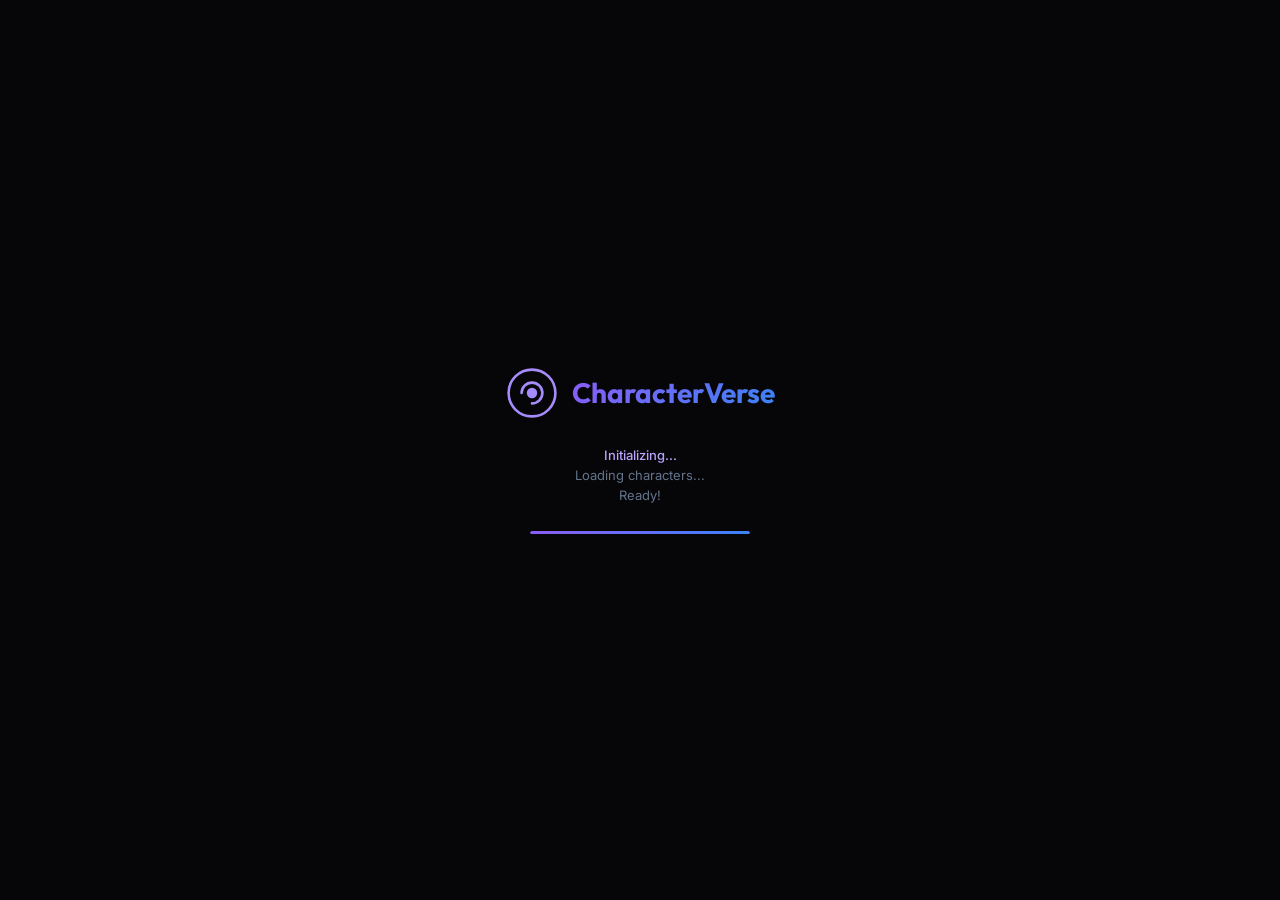
<file: index.html>
<!DOCTYPE html>
<html lang="en" dir="ltr" id="html-root">

<head>
    <meta charset="UTF-8" />
    <meta name="viewport"
        content="width=device-width, initial-scale=1.0, maximum-scale=1.0, user-scalable=no, viewport-fit=cover" />
    <meta name="theme-color" content="#060609" />
    <title>CharacterVerse — AI Character Chat</title>
    <meta name="description"
        content="Chat with AI-powered characters. Create your own AI personas and roleplay in immersive conversations powered by any LLM API." />
    <link rel="preconnect" href="https://fonts.googleapis.com" />
    <link rel="preconnect" href="https://fonts.gstatic.com" crossorigin />
    <link
        href="https://fonts.googleapis.com/css2?family=Inter:wght@300;400;500;600;700;800;900&family=Outfit:wght@300;400;500;600;700;800&display=swap"
        rel="stylesheet" />
    <link rel="stylesheet" href="style.css" />
</head>

<body>

    <div id="loading-screen" class="loading-screen">
        <div class="loading-logo">
            <div class="loading-icon">
                <svg viewBox="0 0 40 40" fill="none">
                    <circle cx="20" cy="20" r="18" stroke="url(#grad1)" stroke-width="2" />
                    <path d="M12 20c0-4.4 3.6-8 8-8s8 3.6 8 8-3.6 8-8 8" stroke="url(#grad1)" stroke-width="2"
                        stroke-linecap="round" />
                    <circle cx="20" cy="20" r="4" fill="url(#grad1)" />
                    <defs>
                        <linearGradient id="grad1" x1="0" y1="0" x2="40" y2="40">
                            <stop offset="0%" stop-color="#a78bfa" />
                            <stop offset="100%" stop-color="#60a5fa" />
                        </linearGradient>
                    </defs>
                </svg>
            </div>
            <span class="loading-brand">CharacterVerse</span>
        </div>
        <div class="loading-steps">
            <div class="loading-step active" id="ls1">Initializing...</div>
            <div class="loading-step" id="ls2">Loading characters...</div>
            <div class="loading-step" id="ls3">Ready!</div>
        </div>
        <div class="loading-bar-container">
            <div class="loading-bar"></div>
        </div>
    </div>

    <div id="app" class="app hidden">

        <div id="api-modal" class="modal-backdrop">
            <div class="modal-container api-modal-container">
                <div class="modal-header">
                    <div class="modal-logo-row">
                        <div class="logo-icon-sm">
                            <svg viewBox="0 0 24 24" fill="none">
                                <circle cx="12" cy="12" r="10" stroke="url(#mgrad)" stroke-width="1.5" />
                                <path d="M7 12c0-2.76 2.24-5 5-5s5 2.24 5 5-2.24 5-5 5" stroke="url(#mgrad)"
                                    stroke-width="1.5" stroke-linecap="round" />
                                <circle cx="12" cy="12" r="2.5" fill="url(#mgrad)" />
                                <defs>
                                    <linearGradient id="mgrad" x1="0" y1="0" x2="24" y2="24">
                                        <stop offset="0%" stop-color="#a78bfa" />
                                        <stop offset="100%" stop-color="#60a5fa" />
                                    </linearGradient>
                                </defs>
                            </svg>
                        </div>
                        <span class="modal-logo-name">CharacterVerse</span>
                    </div>
                    <p class="modal-subtitle">Connect your AI API to start chatting with characters</p>
                </div>
                <div class="modal-body">
                    <div class="form-group">
                        <label class="form-label"><span class="label-icon">🔗</span>API Endpoint URL</label>
                        <div class="input-wrapper">
                            <input type="url" id="api-url" class="form-input"
                                placeholder="https://api.openai.com/v1/chat/completions" autocomplete="off"
                                spellcheck="false" />
                            <div class="input-hint">OpenAI-compatible endpoint URL</div>
                        </div>
                    </div>
                    <div class="form-group">
                        <label class="form-label"><span class="label-icon">🔑</span>API Key</label>
                        <div class="input-wrapper">
                            <div class="password-field">
                                <input type="password" id="api-key" class="form-input" placeholder="sk-..."
                                    autocomplete="off" spellcheck="false" />
                                <button class="toggle-visibility" onclick="toggleApiKeyVisibility()"
                                    aria-label="Toggle visibility">
                                    <svg id="eye-icon" viewBox="0 0 24 24" fill="none" stroke="currentColor"
                                        stroke-width="1.5">
                                        <path d="M2 12s3-7 10-7 10 7 10 7-3 7-10 7-10-7-10-7z" />
                                        <circle cx="12" cy="12" r="3" />
                                    </svg>
                                </button>
                            </div>
                            <div class="input-hint">🔒 Stored locally — never sent to our servers</div>
                        </div>
                    </div>
                    <div class="form-group">
                        <label class="form-label"><span class="label-icon">🤖</span>Model Name</label>
                        <div class="input-wrapper">
                            <input type="text" id="api-model" class="form-input"
                                placeholder="gpt-4o, claude-3-5-sonnet, gemini-pro..." autocomplete="off" />
                            <div class="quick-models">
                                <span class="quick-label">Quick:</span>
                                <button class="model-pill" onclick="setModel('gpt-4o')">GPT-4o</button>
                                <button class="model-pill" onclick="setModel('gpt-3.5-turbo')">GPT-3.5</button>
                                <button class="model-pill" onclick="setModel('claude-3-5-sonnet-20241022')">Claude
                                    3.5</button>
                                <button class="model-pill" onclick="setModel('gemini-1.5-pro')">Gemini 1.5</button>
                            </div>
                        </div>
                    </div>
                    <div class="modal-test-row">
                        <button id="test-api-btn" class="btn-test" onclick="testAPIConnection()"><span
                                class="btn-icon">⚡</span>Test
                            Connection</button>
                        <div id="test-status" class="test-status hidden"></div>
                    </div>
                </div>
                <div class="modal-footer">
                    <button class="btn-primary" onclick="saveAPISettings()" id="save-api-btn">
                        <span>Continue to CharacterVerse</span>
                        <svg viewBox="0 0 24 24" fill="none" stroke="currentColor" stroke-width="2">
                            <path d="M5 12h14M12 5l7 7-7 7" />
                        </svg>
                    </button>
                </div>
            </div>
        </div>

        <div id="profile-modal" class="modal-backdrop hidden">
            <div class="modal-container profile-modal-container">
                <div class="modal-header">
                    <h2>👤 Your Profile</h2>
                    <button class="modal-close-btn" onclick="closeProfileModal()">
                        <svg viewBox="0 0 24 24" fill="none" stroke="currentColor" stroke-width="2">
                            <path d="M18 6L6 18M6 6l12 12" />
                        </svg>
                    </button>
                </div>
                <div class="modal-body">
                    <div class="profile-avatar-section">
                        <div class="profile-avatar-ring" id="profile-avatar-ring"
                            onclick="triggerProfileAvatarUpload()">
                            <div id="profile-avatar-display" class="profile-avatar-display">
                                <svg viewBox="0 0 24 24" fill="none" stroke="currentColor" stroke-width="1.5">
                                    <path d="M20 21v-2a4 4 0 0 0-4-4H8a4 4 0 0 0-4 4v2" />
                                    <circle cx="12" cy="7" r="4" />
                                </svg>
                            </div>
                            <div class="profile-avatar-edit-badge">
                                <svg viewBox="0 0 24 24" fill="none" stroke="currentColor" stroke-width="2">
                                    <path d="M11 4H4a2 2 0 0 0-2 2v14a2 2 0 0 0 2 2h14a2 2 0 0 0 2-2v-7" />
                                    <path d="M18.5 2.5a2.121 2.121 0 0 1 3 3L12 15l-4 1 1-4 9.5-9.5z" />
                                </svg>
                            </div>
                        </div>
                        <input type="file" id="profile-avatar-input" accept="image/*" class="hidden"
                            onchange="handleProfileAvatarUpload(event)" />
                    </div>

                    <div class="form-row">
                        <div class="form-group">
                            <label class="form-label">Display Name *</label>
                            <input type="text" id="profile-name" class="form-input" placeholder="Your name..."
                                maxlength="30" />
                        </div>
                        <div class="form-group">
                            <label class="form-label">Gender</label>
                            <div class="gender-selector">
                                <label class="gender-option">
                                    <input type="radio" name="profile-gender" value="male" />
                                    <span class="gender-chip">♂ Male</span>
                                </label>
                                <label class="gender-option">
                                    <input type="radio" name="profile-gender" value="female" />
                                    <span class="gender-chip">♀ Female</span>
                                </label>
                                <label class="gender-option">
                                    <input type="radio" name="profile-gender" value="other" checked />
                                    <span class="gender-chip">✦ Other</span>
                                </label>
                            </div>
                        </div>
                    </div>

                    <div class="form-group">
                        <label class="form-label">About You <span class="label-optional">(optional)</span></label>
                        <textarea id="profile-bio" class="form-textarea" rows="2"
                            placeholder="A little about yourself that characters can use..."></textarea>
                    </div>

                    <div class="profile-info-box">
                        <svg viewBox="0 0 24 24" fill="none" stroke="currentColor" stroke-width="1.5">
                            <circle cx="12" cy="12" r="10" />
                            <path d="M12 16v-4M12 8h.01" />
                        </svg>
                        Your profile helps AI characters address you personally and tailor responses to your
                        preferences.
                    </div>
                </div>
                <div class="modal-footer row-footer">
                    <button class="btn-ghost" onclick="closeProfileModal()">Cancel</button>
                    <button class="btn-primary auto-width" onclick="saveProfile()">Save Profile</button>
                </div>
            </div>
        </div>

        <aside class="sidebar" id="sidebar">
            <div class="sidebar-header">
                <div class="brand">
                    <div class="brand-icon">
                        <svg viewBox="0 0 24 24" fill="none">
                            <circle cx="12" cy="12" r="10" stroke="url(#bgrad)" stroke-width="1.5" />
                            <path d="M7 12c0-2.76 2.24-5 5-5s5 2.24 5 5-2.24 5-5 5" stroke="url(#bgrad)"
                                stroke-width="1.5" stroke-linecap="round" />
                            <circle cx="12" cy="12" r="2.5" fill="url(#bgrad)" />
                            <defs>
                                <linearGradient id="bgrad" x1="0" y1="0" x2="24" y2="24">
                                    <stop offset="0%" stop-color="#a78bfa" />
                                    <stop offset="100%" stop-color="#60a5fa" />
                                </linearGradient>
                            </defs>
                        </svg>
                    </div>
                    <span class="brand-name">CharacterVerse</span>
                </div>
                <button class="sidebar-toggle-btn" onclick="toggleSidebar()" aria-label="Close sidebar">
                    <svg viewBox="0 0 24 24" fill="none" stroke="currentColor" stroke-width="2">
                        <path d="M18 6L6 18M6 6l12 12" />
                    </svg>
                </button>
            </div>

            <div class="sidebar-user-profile" id="sidebar-user-profile" onclick="openProfileModal()">
                <div class="sup-avatar" id="sup-avatar-display">?</div>
                <div class="sup-info">
                    <div class="sup-name" id="sup-name-display">Set up your profile</div>
                    <div class="sup-sub">Click to edit profile</div>
                </div>
                <svg class="sup-edit-icon" viewBox="0 0 24 24" fill="none" stroke="currentColor" stroke-width="1.5">
                    <path d="M11 4H4a2 2 0 0 0-2 2v14a2 2 0 0 0 2 2h14a2 2 0 0 0 2-2v-7" />
                    <path d="M18.5 2.5a2.121 2.121 0 0 1 3 3L12 15l-4 1 1-4 9.5-9.5z" />
                </svg>
            </div>

            <div class="sidebar-actions">
                <div class="sidebar-actions-row">
                    <button class="btn-create-character" onclick="openCreateCharacter()">
                        <svg viewBox="0 0 24 24" fill="none" stroke="currentColor" stroke-width="2">
                            <path d="M12 5v14M5 12h14" />
                        </svg>
                        Create
                    </button>
                    <button class="btn-import-character" onclick="openImportModal()">
                        <svg viewBox="0 0 24 24" fill="none" stroke="currentColor" stroke-width="2">
                            <path d="M21 15v4a2 2 0 0 1-2 2H5a2 2 0 0 1-2-2v-4" />
                            <polyline points="17,8 12,3 7,8" />
                            <line x1="12" y1="3" x2="12" y2="15" />
                        </svg>
                        Import
                    </button>
                </div>
            </div>

            <div class="sidebar-gallery-wrap">
                <button class="btn-gallery-banner" onclick="location.href='gallery.html'">
                    <div class="gallery-banner-glow"></div>
                    <div class="gallery-banner-icon">
                        <div class="gallery-banner-icon">
                            <img src="icongallery.webp" alt="Gallery Icon"
                                style="width: 100%; height: 100%; border-radius: inherit; object-fit: cover;">
                        </div>
                    </div>
                    <div class="gallery-banner-text">
                        <div class="gallery-banner-title">Explore Gallery</div>
                        <div class="gallery-banner-sub">Discover new characters ✨</div>
                    </div>
                    <svg class="gallery-banner-arrow" viewBox="0 0 24 24" fill="none" stroke="currentColor"
                        stroke-width="2">
                        <path d="M5 12h14M12 5l7 7-7 7" />
                    </svg>
                </button>
            </div>

            <div class="sidebar-search">
                <div class="search-input-wrap">
                    <svg class="search-icon" viewBox="0 0 24 24" fill="none" stroke="currentColor" stroke-width="2">
                        <circle cx="11" cy="11" r="8" />
                        <path d="m21 21-4.35-4.35" />
                    </svg>
                    <input type="text" id="character-search" placeholder="Search characters..."
                        oninput="filterCharacters(this.value)" />
                </div>
            </div>

            <div class="sidebar-sections-wrap">
                <div class="sidebar-section">
                    <div class="section-label">My Characters</div>
                    <div id="my-characters-list" class="characters-list"></div>
                    <div id="no-characters-msg" class="no-chars-msg hidden">
                        <div class="no-chars-icon">✨</div>
                        <p>No characters yet</p>
                        <span>Create your first AI character!</span>
                    </div>
                </div>
                <div class="sidebar-section hidden">
                    <div class="section-label">Featured</div>
                    <div id="featured-characters-list" class="characters-list"></div>
                </div>
            </div>

            <div class="sidebar-footer">
                <button class="footer-btn" onclick="openAPISettings()">
                    <svg viewBox="0 0 24 24" fill="none" stroke="currentColor" stroke-width="1.5">
                        <circle cx="12" cy="12" r="3" />
                        <path
                            d="M12 1v4M12 19v4M4.22 4.22l2.83 2.83M16.95 16.95l2.83 2.83M1 12h4M19 12h4M4.22 19.78l2.83-2.83M16.95 7.05l2.83-2.83" />
                    </svg>
                    API Settings
                </button>
                <button class="footer-btn" onclick="openGlobalSettings()">
                    <svg viewBox="0 0 24 24" fill="none" stroke="currentColor" stroke-width="1.5">
                        <path
                            d="M12.22 2h-.44a2 2 0 0 0-2 2v.18a2 2 0 0 1-1 1.73l-.43.25a2 2 0 0 1-2 0l-.15-.08a2 2 0 0 0-2.73.73l-.22.38a2 2 0 0 0 .73 2.73l.15.1a2 2 0 0 1 1 1.72v.51a2 2 0 0 1-1 1.74l-.15.09a2 2 0 0 0-.73 2.73l.22.38a2 2 0 0 0 2.73.73l.15-.08a2 2 0 0 1 2 0l.43.25a2 2 0 0 1 1 1.73V20a2 2 0 0 0 2 2h.44a2 2 0 0 0 2-2v-.18a2 2 0 0 1 1-1.73l.43-.25a2 2 0 0 1 2 0l.15.08a2 2 0 0 0 2.73-.73l.22-.39a2 2 0 0 0-.73-2.73l-.15-.08a2 2 0 0 1-1-1.74v-.5a2 2 0 0 1 1-1.74l.15-.09a2 2 0 0 0 .73-2.73l-.22-.38a2 2 0 0 0-2.73-.73l-.15.08a2 2 0 0 1-2 0l-.43-.25a2 2 0 0 1-1-1.73V4a2 2 0 0 0-2-2z" />
                        <circle cx="12" cy="12" r="3" />
                    </svg>
                    Settings
                </button>
            </div>
        </aside>

        <main class="main-content" id="main-content">

            <header class="topbar" id="topbar">
                <div class="topbar-left">
                    <button class="hamburger-btn" onclick="toggleSidebar()" aria-label="Toggle sidebar">
                        <span></span><span></span><span></span>
                    </button>
                    <div class="topbar-char-info" id="topbar-char-info"></div>
                </div>
                <div class="topbar-right">
                    <div class="topbar-model-badge" id="topbar-model-badge"></div>
                    <button class="topbar-btn" onclick="clearChat()" title="Clear chat" id="clear-chat-btn">
                        <svg viewBox="0 0 24 24" fill="none" stroke="currentColor" stroke-width="1.5">
                            <path
                                d="M3 6h18M19 6v14a2 2 0 0 1-2 2H7a2 2 0 0 1-2-2V6M8 6V4a2 2 0 0 1 2-2h4a2 2 0 0 1 2 2v2" />
                        </svg>
                    </button>
                    <button class="topbar-btn" onclick="openCharSettings()" title="Character settings"
                        id="char-settings-btn">
                        <svg viewBox="0 0 24 24" fill="none" stroke="currentColor" stroke-width="1.5">
                            <path
                                d="M12.22 2h-.44a2 2 0 0 0-2 2v.18a2 2 0 0 1-1 1.73l-.43.25a2 2 0 0 1-2 0l-.15-.08a2 2 0 0 0-2.73.73l-.22.38a2 2 0 0 0 .73 2.73l.15.1a2 2 0 0 1 1 1.72v.51a2 2 0 0 1-1 1.74l-.15.09a2 2 0 0 0-.73 2.73l.22.38a2 2 0 0 0 2.73.73l.15-.08a2 2 0 0 1 2 0l.43.25a2 2 0 0 1 1 1.73V20a2 2 0 0 0 2 2h.44a2 2 0 0 0 2-2v-.18a2 2 0 0 1 1-1.73l.43-.25a2 2 0 0 1 2 0l.15.08a2 2 0 0 0 2.73-.73l.22-.39a2 2 0 0 0-.73-2.73l-.15-.08a2 2 0 0 1-1-1.74v-.5a2 2 0 0 1 1-1.74l.15-.09a2 2 0 0 0 .73-2.73l-.22-.38a2 2 0 0 0-2.73-.73l-.15.08a2 2 0 0 1-2 0l-.43-.25a2 2 0 0 1-1-1.73V4a2 2 0 0 0-2-2z" />
                            <circle cx="12" cy="12" r="3" />
                        </svg>
                    </button>
                </div>
            </header>

            <div id="welcome-screen" class="welcome-screen">
                <div class="welcome-content">
                    <div class="welcome-logo-wrap">
                        <div class="welcome-logo-glow"></div>
                        <div class="welcome-logo-icon">
                            <svg viewBox="0 0 80 80" fill="none">
                                <circle cx="40" cy="40" r="36" stroke="url(#wgrad)" stroke-width="2" />
                                <path d="M22 40c0-9.94 8.06-18 18-18s18 8.06 18 18-8.06 18-18 18" stroke="url(#wgrad)"
                                    stroke-width="2.5" stroke-linecap="round" />
                                <circle cx="40" cy="40" r="8" fill="url(#wgrad)" opacity="0.9" />
                                <circle cx="40" cy="40" r="4" fill="white" opacity="0.6" />
                                <defs>
                                    <linearGradient id="wgrad" x1="0" y1="0" x2="80" y2="80">
                                        <stop offset="0%" stop-color="#a78bfa" />
                                        <stop offset="50%" stop-color="#818cf8" />
                                        <stop offset="100%" stop-color="#60a5fa" />
                                    </linearGradient>
                                </defs>
                            </svg>
                        </div>
                    </div>
                    <h1 class="welcome-title">Welcome to <span class="gradient-text">CharacterVerse</span></h1>
                    <p class="welcome-subtitle">Create AI characters and immerse yourself in deep, realistic
                        conversations. Your
                        imagination is the only limit.</p>
                    <div class="welcome-features">
                        <div class="feature-pill"><span>🎭</span>Realistic Roleplay</div>
                        <div class="feature-pill"><span>🧠</span>Any LLM API</div>
                        <div class="feature-pill"><span>⚡</span>Real-time Chat</div>
                        <div class="feature-pill"><span>🔒</span>100% Private</div>
                        <div class="feature-pill"><span>📤</span>Share Characters</div>
                    </div>
                    <div class="welcome-cta">
                        <button class="btn-primary large" onclick="openCreateCharacter()">
                            <svg viewBox="0 0 24 24" fill="none" stroke="currentColor" stroke-width="2">
                                <path d="M12 5v14M5 12h14" />
                            </svg>
                            Create Your First Character
                        </button>
                        <button class="btn-secondary large" onclick="openImportModal()">
                            <svg viewBox="0 0 24 24" fill="none" stroke="currentColor" stroke-width="2">
                                <path d="M21 15v4a2 2 0 0 1-2 2H5a2 2 0 0 1-2-2v-4" />
                                <polyline points="17,8 12,3 7,8" />
                                <line x1="12" y1="3" x2="12" y2="15" />
                            </svg>
                            Import a Character
                        </button>
                    </div>
                </div>
                <div class="orb orb-1"></div>
                <div class="orb orb-2"></div>
                <div class="orb orb-3"></div>
            </div>

            <div id="chat-area" class="chat-area hidden">
                <div id="chat-messages" class="chat-messages"></div>
                <div id="typing-indicator" class="typing-indicator hidden">
                    <div class="typing-avatar" id="typing-avatar"></div>
                    <div class="typing-bubble"><span class="dot"></span><span class="dot"></span><span
                            class="dot"></span></div>
                    <span class="typing-name" id="typing-name"></span>
                </div>
            </div>

            <div id="chat-input-area" class="chat-input-area hidden">
                <div class="input-container">
                    <div class="input-extras">
                        <button class="input-extra-btn" onclick="toggleMemoryPanel()" title="View context">
                            <svg viewBox="0 0 24 24" fill="none" stroke="currentColor" stroke-width="1.5">
                                <path
                                    d="M9 3H5a2 2 0 0 0-2 2v4m6-6h10a2 2 0 0 1 2 2v4M9 3v18m0 0h10a2 2 0 0 0 2-2V9M9 21H5a2 2 0 0 1-2-2V9m0 0h18" />
                            </svg>
                        </button>
                    </div>
                    <div class="textarea-wrapper">
                        <textarea id="chat-input" placeholder="Type a message..." rows="1"
                            onkeydown="handleInputKeydown(event)" oninput="autoResizeTextarea(this)"></textarea>
                    </div>
                    <button class="send-btn" id="send-btn" onclick="sendMessage()">
                        <svg viewBox="0 0 24 24" fill="none" stroke="currentColor" stroke-width="2">
                            <path d="M22 2L11 13M22 2L15 22 11 13 2 9z" />
                        </svg>
                    </button>
                </div>
                <div class="input-footer">
                    <span id="token-counter" class="token-count">~0 tokens</span>
                    <span class="input-hint-text">Press <kbd>Enter</kbd> to send · <kbd>Shift+Enter</kbd> for new
                        line</span>
                </div>
            </div>
        </main>
    </div>

    <div id="character-modal" class="modal-backdrop hidden">
        <div class="modal-container character-modal-container">
            <div class="modal-header char-modal-header">
                <h2 id="char-modal-title">Create Character</h2>
                <button class="modal-close-btn" onclick="closeCharacterModal()">
                    <svg viewBox="0 0 24 24" fill="none" stroke="currentColor" stroke-width="2">
                        <path d="M18 6L6 18M6 6l12 12" />
                    </svg>
                </button>
            </div>

            <div class="modal-body char-modal-body">
                <div class="avatar-section">
                    <div class="avatar-upload-area" id="avatar-preview-area" onclick="triggerAvatarUpload()">
                        <div id="avatar-placeholder" class="avatar-placeholder">
                            <svg viewBox="0 0 24 24" fill="none" stroke="currentColor" stroke-width="1.5">
                                <path d="M20 21v-2a4 4 0 0 0-4-4H8a4 4 0 0 0-4 4v2" />
                                <circle cx="12" cy="7" r="4" />
                            </svg>
                            <span>Add Avatar</span>
                        </div>
                        <img id="avatar-preview-img" class="avatar-preview-img hidden" alt="Character avatar" />
                    </div>
                    <input type="file" id="avatar-file-input" accept="image/*" class="hidden"
                        onchange="handleAvatarUpload(event)" />
                    <div class="avatar-actions">
                        <button class="btn-ghost sm" onclick="triggerAvatarUpload()">Upload</button>
                        <button class="btn-ghost sm" onclick="generateAvatarEmoji()">Emoji</button>
                    </div>
                    <div id="emoji-panel" class="emoji-panel hidden">
                        <div class="emoji-grid" id="emoji-grid"></div>
                    </div>
                </div>

                <div class="char-form-fields">
                    <div class="form-row">
                        <div class="form-group">
                            <label class="form-label">Character Name *</label>
                            <input type="text" id="char-name" class="form-input"
                                placeholder="e.g. Aria, Detective Kane..." />
                        </div>
                        <div class="form-group">
                            <label class="form-label">Title / Role</label>
                            <input type="text" id="char-title" class="form-input"
                                placeholder="e.g. Space Explorer..." />
                        </div>
                    </div>

                    <div class="form-group">
                        <label class="form-label">Short Description</label>
                        <input type="text" id="char-description" class="form-input"
                            placeholder="Brief description shown in the list..." />
                    </div>

                    <div class="form-group">
                        <label class="form-label">System Prompt — Character Definition * <span
                                class="label-badge">Core</span></label>
                        <div class="system-prompt-toolbar">
                            <button class="prompt-helper-btn" onclick="insertPromptTemplate('base')">Base</button>
                            <button class="prompt-helper-btn" onclick="insertPromptTemplate('anime')">Anime</button>
                            <button class="prompt-helper-btn" onclick="insertPromptTemplate('noir')">Noir</button>
                            <button class="prompt-helper-btn" onclick="insertPromptTemplate('fantasy')">Fantasy</button>
                            <button class="prompt-helper-btn" onclick="insertPromptTemplate('scifi')">Sci-Fi</button>
                        </div>
                        <textarea id="char-system-prompt" class="form-textarea" rows="7"
                            placeholder="Describe your character in detail: personality, speaking style, backstory, mannerisms, emotional responses..."></textarea>
                        <div class="prompt-char-count"><span id="prompt-chars">0</span> characters</div>
                    </div>

                    <div class="form-group">
                        <label class="form-label">Opening Message
                            <span class="tooltip-btn"
                                title="The first message the character sends when chat starts">?</span>
                        </label>
                        <textarea id="char-greeting" class="form-textarea" rows="3"
                            placeholder="What does the character say when you first start a chat?"></textarea>
                    </div>

                    <div class="form-group">
                        <label class="form-label">World / Scenario Context
                            <span class="tooltip-btn" title="Setting and situation for the roleplay">?</span>
                        </label>
                        <textarea id="char-world" class="form-textarea" rows="2"
                            placeholder="Describe the world, setting, and scenario context..."></textarea>
                    </div>

                    <div class="advanced-section">
                        <button class="advanced-toggle" onclick="toggleAdvanced()" id="advanced-toggle-btn">
                            <svg viewBox="0 0 24 24" fill="none" stroke="currentColor" stroke-width="1.5">
                                <path d="m6 9 6 6 6-6" />
                            </svg>
                            Advanced Settings
                        </button>
                        <div id="advanced-panel" class="advanced-panel hidden">
                            <div class="form-row">
                                <div class="form-group">
                                    <label class="form-label">Temperature</label>
                                    <div class="slider-group">
                                        <input type="range" id="char-temperature" class="range-slider" min="0" max="2"
                                            step="0.05" value="0.85" oninput="updateSliderValue(this,'temp-value')" />
                                        <div class="slider-labels"><span>Precise</span><span id="temp-value"
                                                class="slider-val">0.85</span><span>Creative</span></div>
                                    </div>
                                </div>
                                <div class="form-group">
                                    <label class="form-label">Max Tokens</label>
                                    <div class="slider-group">
                                        <input type="range" id="char-max-tokens" class="range-slider" min="64"
                                            max="4096" step="64" value="1024"
                                            oninput="updateSliderValue(this,'tokens-value')" />
                                        <div class="slider-labels"><span>Short</span><span id="tokens-value"
                                                class="slider-val">1024</span><span>Long</span></div>
                                    </div>
                                </div>
                            </div>
                            <div class="form-row">
                                <div class="form-group">
                                    <label class="form-label">Top P</label>
                                    <div class="slider-group">
                                        <input type="range" id="char-top-p" class="range-slider" min="0" max="1"
                                            step="0.05" value="0.9" oninput="updateSliderValue(this,'topp-value')" />
                                        <div class="slider-labels"><span>0</span><span id="topp-value"
                                                class="slider-val">0.9</span><span>1</span></div>
                                    </div>
                                </div>
                                <div class="form-group">
                                    <label class="form-label">Frequency Penalty</label>
                                    <div class="slider-group">
                                        <input type="range" id="char-freq-penalty" class="range-slider" min="0" max="2"
                                            step="0.1" value="0.3" oninput="updateSliderValue(this,'freq-value')" />
                                        <div class="slider-labels"><span>0</span><span id="freq-value"
                                                class="slider-val">0.3</span><span>2</span></div>
                                    </div>
                                </div>
                            </div>
                            <div class="form-group">
                                <label class="form-label">Response Style</label>
                                <div class="style-chips">
                                    <label class="style-chip"><input type="radio" name="response-style" value="roleplay"
                                            checked /><span>🎭 Deep Roleplay</span></label>
                                    <label class="style-chip"><input type="radio" name="response-style"
                                            value="chat" /><span>💬 Casual
                                            Chat</span></label>
                                    <label class="style-chip"><input type="radio" name="response-style"
                                            value="story" /><span>📖 Story
                                            Mode</span></label>
                                </div>
                            </div>

                            <div class="name-calling-toggle-section">
                                <div class="setting-item glass-setting">
                                    <div class="setting-info">
                                        <div class="setting-name">🗣 Address User by Name</div>
                                        <div class="setting-desc">Character will call the user by their profile name in
                                            conversation</div>
                                    </div>
                                    <div class="toggle-switch-wrap">
                                        <input type="checkbox" id="char-use-user-name" class="toggle-checkbox" />
                                        <label for="char-use-user-name" class="toggle-switch"></label>
                                    </div>
                                </div>
                            </div>

                            <div class="form-group">
                                <label class="form-label">Character Tags</label>
                                <div class="tags-input-wrap">
                                    <input type="text" id="char-tags-input" class="form-input"
                                        placeholder="Type tag + Enter..." onkeydown="handleTagInput(event)" />
                                    <div id="char-tags-display" class="tags-display"></div>
                                </div>
                            </div>
                        </div>
                    </div>
                </div>
            </div>

            <div class="modal-footer char-modal-footer">
                <button class="btn-ghost" onclick="closeCharacterModal()">Cancel</button>
                <button class="btn-primary auto-width" onclick="saveCharacter()" id="save-char-btn">
                    <svg viewBox="0 0 24 24" fill="none" stroke="currentColor" stroke-width="2">
                        <path d="M19 21H5a2 2 0 0 1-2-2V5a2 2 0 0 1 2-2h11l5 5v11a2 2 0 0 1-2 2z" />
                        <polyline points="17,21 17,13 7,13 7,21" />
                        <polyline points="7,3 7,8 15,8" />
                    </svg>
                    Save Character
                </button>
            </div>
        </div>
    </div>

    <div id="export-modal" class="modal-backdrop hidden">
        <div class="modal-container export-modal-container">
            <div class="modal-header">
                <h2>📤 Export Character</h2>
                <button class="modal-close-btn" onclick="closeExportModal()">
                    <svg viewBox="0 0 24 24" fill="none" stroke="currentColor" stroke-width="2">
                        <path d="M18 6L6 18M6 6l12 12" />
                    </svg>
                </button>
            </div>
            <div class="modal-body">
                <div id="export-char-info"></div>

                <div class="export-info-banner">
                    <svg viewBox="0 0 24 24" fill="none" stroke="currentColor" stroke-width="1.5">
                        <path d="M4 12v8a2 2 0 0 0 2 2h12a2 2 0 0 0 2-2v-8" />
                        <polyline points="16,6 12,2 8,6" />
                        <line x1="12" y1="2" x2="12" y2="15" />
                    </svg>
                    <div>
                        <strong>Share this code</strong> with anyone to let them import your character into their
                        CharacterVerse.
                        Just copy and send!
                    </div>
                </div>

                <div class="form-group">
                    <label class="form-label">
                        <span class="label-icon">🔑</span>Character Code
                        <span class="export-size-badge" id="export-size">0 KB</span>
                    </label>
                    <textarea id="export-code" class="form-textarea export-code-textarea" rows="5" readonly
                        onclick="this.select()"></textarea>
                </div>

                <div class="export-actions">
                    <button class="btn-primary auto-width" id="export-copy-btn" onclick="copyExportCode()">
                        <svg viewBox="0 0 24 24" fill="none" stroke="currentColor" stroke-width="1.5">
                            <rect x="9" y="9" width="13" height="13" rx="2" />
                            <path d="M5 15H4a2 2 0 0 1-2-2V4a2 2 0 0 1 2-2h9a2 2 0 0 1 2 2v1" />
                        </svg>
                        Copy Code
                    </button>
                    <button class="btn-ghost" onclick="copyShareText()" title="Copy with wrapper text">
                        <svg viewBox="0 0 24 24" fill="none" stroke="currentColor" stroke-width="1.5">
                            <path d="M4 12v8a2 2 0 0 0 2 2h12a2 2 0 0 0 2-2v-8" />
                            <polyline points="16,6 12,2 8,6" />
                            <line x1="12" y1="2" x2="12" y2="15" />
                        </svg>
                        Share Text
                    </button>
                    <button class="btn-ghost" onclick="downloadCharacterJSON()" title="Download as JSON file">
                        <svg viewBox="0 0 24 24" fill="none" stroke="currentColor" stroke-width="1.5">
                            <path d="M21 15v4a2 2 0 0 1-2 2H5a2 2 0 0 1-2-2v-4" />
                            <polyline points="7,10 12,15 17,10" />
                            <line x1="12" y1="15" x2="12" y2="3" />
                        </svg>
                        JSON
                    </button>
                </div>
            </div>
        </div>
    </div>

    <div id="import-modal" class="modal-backdrop hidden">
        <div class="modal-container import-modal-container">
            <div class="modal-header">
                <h2>📥 Import Character</h2>
                <button class="modal-close-btn" onclick="closeImportModal()">
                    <svg viewBox="0 0 24 24" fill="none" stroke="currentColor" stroke-width="2">
                        <path d="M18 6L6 18M6 6l12 12" />
                    </svg>
                </button>
            </div>
            <div class="modal-body">
                <div class="import-info-banner">
                    <svg viewBox="0 0 24 24" fill="none" stroke="currentColor" stroke-width="1.5">
                        <path d="M21 15v4a2 2 0 0 1-2 2H5a2 2 0 0 1-2-2v-4" />
                        <polyline points="17,8 12,3 7,8" />
                        <line x1="12" y1="3" x2="12" y2="15" />
                    </svg>
                    <div>
                        Paste a <strong>Character Code</strong> from another CharacterVerse user, or load a JSON file.
                    </div>
                </div>

                <div class="form-group">
                    <label class="form-label"><span class="label-icon">📋</span>Character Code</label>
                    <textarea id="import-code" class="form-textarea import-code-textarea" rows="5"
                        placeholder="Paste the character code here..."></textarea>
                </div>

                <div class="import-actions">
                    <button class="btn-primary auto-width" onclick="previewImportCode()">
                        <svg viewBox="0 0 24 24" fill="none" stroke="currentColor" stroke-width="2">
                            <circle cx="11" cy="11" r="8" />
                            <path d="m21 21-4.35-4.35" />
                        </svg>
                        Preview
                    </button>
                    <button class="btn-ghost" onclick="pasteFromClipboard()">
                        <svg viewBox="0 0 24 24" fill="none" stroke="currentColor" stroke-width="1.5">
                            <path d="M16 4h2a2 2 0 0 1 2 2v14a2 2 0 0 1-2 2H6a2 2 0 0 1-2-2V6a2 2 0 0 1 2-2h2" />
                            <rect x="8" y="2" width="8" height="4" rx="1" />
                        </svg>
                        Paste
                    </button>
                    <button class="btn-ghost" onclick="handleImportFile()">
                        <svg viewBox="0 0 24 24" fill="none" stroke="currentColor" stroke-width="1.5">
                            <path d="M14 2H6a2 2 0 0 0-2 2v16a2 2 0 0 0 2 2h12a2 2 0 0 0 2-2V8z" />
                            <polyline points="14,2 14,8 20,8" />
                        </svg>
                        File
                    </button>
                    <input type="file" id="import-file-input" accept=".json,.txt" class="hidden"
                        onchange="processImportFile(event)" />
                </div>

                <div id="import-error" class="import-error hidden"></div>

                <div id="import-preview" class="import-preview hidden"></div>

                <button id="import-confirm-btn" class="btn-primary hidden import-confirm-btn" onclick="confirmImport()">
                    <svg viewBox="0 0 24 24" fill="none" stroke="currentColor" stroke-width="2">
                        <path d="M12 5v14M5 12h14" />
                    </svg>
                    Import This Character
                </button>
            </div>
        </div>
    </div>

    <div id="settings-modal" class="modal-backdrop hidden">
        <div class="modal-container settings-modal-container">
            <div class="modal-header settings-modal-header">
                <div class="settings-header-content">
                    <div class="settings-header-icon">
                        <svg viewBox="0 0 24 24" fill="none" stroke="currentColor" stroke-width="1.8">
                            <circle cx="12" cy="12" r="3" />
                            <path
                                d="M12.22 2h-.44a2 2 0 0 0-2 2v.18a2 2 0 0 1-1 1.73l-.43.25a2 2 0 0 1-2 0l-.15-.08a2 2 0 0 0-2.73.73l-.22.38a2 2 0 0 0 .73 2.73l.15.1a2 2 0 0 1 1 1.72v.51a2 2 0 0 1-1 1.74l-.15.09a2 2 0 0 0-.73 2.73l.22.38a2 2 0 0 0 2.73.73l.15-.08a2 2 0 0 1 2 0l.43.25a2 2 0 0 1 1 1.73V20a2 2 0 0 0 2 2h.44a2 2 0 0 0 2-2v-.18a2 2 0 0 1 1-1.73l.43-.25a2 2 0 0 1 2 0l.15.08a2 2 0 0 0 2.73-.73l.22-.39a2 2 0 0 0-.73-2.73l-.15-.08a2 2 0 0 1-1-1.74v-.5a2 2 0 0 1 1-1.74l.15-.09a2 2 0 0 0 .73-2.73l-.22-.38a2 2 0 0 0-2.73-.73l-.15.08a2 2 0 0 1-2 0l-.43-.25a2 2 0 0 1-1-1.73V4a2 2 0 0 0-2-2z" />
                        </svg>
                    </div>
                    <div>
                        <h2>Settings</h2>
                        <p class="settings-header-sub">Customize your CharacterVerse experience</p>
                    </div>
                </div>
                <button class="modal-close-btn" onclick="closeSettingsModal()">
                    <svg viewBox="0 0 24 24" fill="none" stroke="currentColor" stroke-width="2">
                        <path d="M18 6L6 18M6 6l12 12" />
                    </svg>
                </button>
            </div>
            <div class="modal-body settings-modal-body">
                <div class="settings-tabs-wrap">
                    <div class="settings-tabs">
                        <button class="settings-tab active" onclick="switchSettingsTab('general',this)">
                            <span class="tab-icon">⚙</span><span class="tab-label">General</span>
                        </button>
                        <button class="settings-tab" onclick="switchSettingsTab('appearance',this)">
                            <span class="tab-icon">🎨</span><span class="tab-label">Appearance</span>
                        </button>
                        <button class="settings-tab" onclick="switchSettingsTab('chat',this)">
                            <span class="tab-icon">💬</span><span class="tab-label">Chat</span>
                        </button>
                        <button class="settings-tab" onclick="switchSettingsTab('privacy',this)">
                            <span class="tab-icon">🔒</span><span class="tab-label">Privacy</span>
                        </button>
                    </div>
                </div>

                <div id="settings-general" class="settings-panel active">
                    <div class="setting-item">
                        <div class="setting-info">
                            <div class="setting-name">Language / Direction</div>
                            <div class="setting-desc">UI and response language</div>
                        </div>
                        <select class="form-select" id="pref-language" onchange="onLanguageChange(this.value)">
                            <option value="">Auto Detect</option>
                            <option value="en">🇺🇸 English (LTR)</option>
                            <option value="fa">🇮🇷 Persian فارسی (RTL)</option>
                            <option value="ar">🇸🇦 Arabic (RTL)</option>
                            <option value="es">🇪🇸 Spanish</option>
                            <option value="fr">🇫🇷 French</option>
                            <option value="de">🇩🇪 German</option>
                            <option value="ja">🇯🇵 Japanese</option>
                            <option value="zh">🇨🇳 Chinese</option>
                        </select>
                    </div>
                    <div class="setting-item">
                        <div class="setting-info">
                            <div class="setting-name">Text Direction</div>
                            <div class="setting-desc">Override automatic detection</div>
                        </div>
                        <div class="dir-options">
                            <button class="dir-btn active" id="dir-btn-ltr" onclick="setDirection('ltr',this)">LTR
                                ←</button>
                            <button class="dir-btn" id="dir-btn-auto" onclick="setDirection('auto',this)">Auto</button>
                            <button class="dir-btn" id="dir-btn-rtl" onclick="setDirection('rtl',this)">→ RTL</button>
                        </div>
                    </div>
                    <div class="setting-item">
                        <div class="setting-info">
                            <div class="setting-name">Translation Language</div>
                            <div class="setting-desc">Used by the Translate action on messages</div>
                        </div>
                        <select class="form-select" id="translate-lang">
                            <option value="en">🇺🇸 English</option>
                            <option value="fa">🇮🇷 Persian فارسی</option>
                            <option value="es">🇪🇸 Spanish</option>
                            <option value="fr">🇫🇷 French</option>
                            <option value="de">🇩🇪 German</option>
                            <option value="ja">🇯🇵 Japanese</option>
                            <option value="zh">🇨🇳 Chinese</option>
                            <option value="ar">🇸🇦 Arabic</option>
                            <option value="ru">🇷🇺 Russian</option>
                            <option value="tr">🇹🇷 Turkish</option>
                            <option value="pt">🇵🇹 Portuguese</option>
                            <option value="hi">🇮🇳 Hindi</option>
                            <option value="ko">🇰🇷 Korean</option>
                            <option value="it">🇮🇹 Italian</option>
                        </select>
                    </div>
                </div>

                <div id="settings-appearance" class="settings-panel">
                    <div class="setting-item">
                        <div class="setting-info">
                            <div class="setting-name">Theme</div>
                            <div class="setting-desc">Choose your visual style</div>
                        </div>
                        <div class="theme-options">
                            <button class="theme-btn active" id="theme-btn-dark"
                                onclick="setTheme('dark',this)">Dark</button>
                            <button class="theme-btn" id="theme-btn-midnight"
                                onclick="setTheme('midnight',this)">Midnight</button>
                            <button class="theme-btn" id="theme-btn-aurora"
                                onclick="setTheme('aurora',this)">Aurora</button>
                            <button class="theme-btn" id="theme-btn-cyberpunk"
                                onclick="setTheme('cyberpunk',this)">Cyberpunk</button>
                            <button class="theme-btn" id="theme-btn-crimson"
                                onclick="setTheme('crimson',this)">Crimson</button>
                            <button class="theme-btn" id="theme-btn-light" onclick="setTheme('light',this)">Light
                                Glass</button>
                        </div>
                    </div>
                    <div class="setting-item">
                        <div class="setting-info">
                            <div class="setting-name">Font Size</div>
                            <div class="setting-desc">Adjust reading comfort</div>
                        </div>
                        <div class="slider-group compact">
                            <input type="range" class="range-slider" min="12" max="20" value="15" id="font-size-slider"
                                oninput="updateFontSize(this.value)" />
                            <span class="slider-val" id="font-size-val">15px</span>
                        </div>
                    </div>
                    <div class="setting-item">
                        <div class="setting-info">
                            <div class="setting-name">Animations</div>
                            <div class="setting-desc">UI transitions and effects</div>
                        </div>
                        <div class="toggle-switch-wrap">
                            <input type="checkbox" id="animations-toggle" class="toggle-checkbox" checked />
                            <label for="animations-toggle" class="toggle-switch"></label>
                        </div>
                    </div>
                </div>

                <div id="settings-chat" class="settings-panel">
                    <div class="setting-item">
                        <div class="setting-info">
                            <div class="setting-name">Streaming Responses</div>
                            <div class="setting-desc">Typewriter effect for responses</div>
                        </div>
                        <div class="toggle-switch-wrap">
                            <input type="checkbox" id="streaming-toggle" class="toggle-checkbox" checked />
                            <label for="streaming-toggle" class="toggle-switch"></label>
                        </div>
                    </div>
                    <div class="setting-item">
                        <div class="setting-info">
                            <div class="setting-name">Message History</div>
                            <div class="setting-desc">Messages kept in context</div>
                        </div>
                        <select class="form-select" id="history-limit">
                            <option value="10">Last 10</option>
                            <option value="20" selected>Last 20</option>
                            <option value="40">Last 40</option>
                            <option value="0">Unlimited</option>
                        </select>
                    </div>
                    <div class="setting-item">
                        <div class="setting-info">
                            <div class="setting-name">Show Timestamps</div>
                            <div class="setting-desc">Display time on each message</div>
                        </div>
                        <div class="toggle-switch-wrap">
                            <input type="checkbox" id="timestamps-toggle" class="toggle-checkbox" checked />
                            <label for="timestamps-toggle" class="toggle-switch"></label>
                        </div>
                    </div>
                    <div class="setting-item">
                        <div class="setting-info">
                            <div class="setting-name">Roleplay Enhancer</div>
                            <div class="setting-desc">Auto-enhance prompts for deeper roleplay</div>
                        </div>
                        <div class="toggle-switch-wrap">
                            <input type="checkbox" id="roleplay-enhancer" class="toggle-checkbox" checked />
                            <label for="roleplay-enhancer" class="toggle-switch"></label>
                        </div>
                    </div>
                    <div class="setting-item">
                        <div class="setting-info">
                            <div class="setting-name">Streaming Speed</div>
                            <div class="setting-desc">Characters per interval</div>
                        </div>
                        <div class="slider-group compact">
                            <input type="range" id="stream-speed-slider" class="range-slider" min="5" max="50"
                                value="18" oninput="updateStreamSpeed(this.value)" />
                            <span class="slider-val" id="stream-speed-val">Fast</span>
                        </div>
                    </div>
                </div>

                <div id="settings-privacy" class="settings-panel">
                    <div class="setting-item">
                        <div class="setting-info">
                            <div class="setting-name">Backup & Restore</div>
                            <div class="setting-desc">Export all CharacterVerse data or import a saved backup</div>
                        </div>
                        <div class="setting-action-group">
                            <button class="btn-secondary sm" onclick="exportFullBackup()">Export Backup</button>
                            <button class="btn-ghost sm" onclick="triggerBackupImport()">Import Backup</button>
                            <input type="file" id="backup-file-input" accept=".json,application/json" class="hidden"
                                onchange="handleBackupImport(event)" />
                        </div>
                    </div>
                    <div class="danger-zone-header">
                        <svg viewBox="0 0 24 24" fill="none" stroke="currentColor" stroke-width="2">
                            <path
                                d="M10.29 3.86L1.82 18a2 2 0 0 0 1.71 3h16.94a2 2 0 0 0 1.71-3L13.71 3.86a2 2 0 0 0-3.42 0z" />
                            <line x1="12" y1="9" x2="12" y2="13" />
                            <line x1="12" y1="17" x2="12.01" y2="17" />
                        </svg>
                        <span>Danger Zone</span>
                    </div>
                    <div class="setting-item danger-zone">
                        <div class="setting-info">
                            <div class="setting-name">Clear All Chat History</div>
                            <div class="setting-desc">Delete all conversations</div>
                        </div>
                        <button class="btn-danger sm" onclick="clearAllHistory()">Clear</button>
                    </div>
                    <div class="setting-item danger-zone">
                        <div class="setting-info">
                            <div class="setting-name">Delete All Characters</div>
                            <div class="setting-desc">Remove all created characters</div>
                        </div>
                        <button class="btn-danger sm" onclick="deleteAllCharacters()">Delete All</button>
                    </div>
                    <div class="setting-item danger-zone">
                        <div class="setting-info">
                            <div class="setting-name">Factory Reset</div>
                            <div class="setting-desc">Clear everything including API</div>
                        </div>
                        <button class="btn-danger sm" onclick="resetEverything()">Reset</button>
                    </div>
                </div>
            </div>
            <div class="modal-footer row-footer settings-modal-footer">
                <button class="btn-ghost" onclick="closeSettingsModal()">Cancel</button>
                <button class="btn-primary auto-width" onclick="saveSettings()">Save Settings</button>
            </div>
        </div>
    </div>

    <div id="context-menu" class="context-menu hidden">
        <button onclick="contextAction('edit')"><svg viewBox="0 0 24 24" fill="none" stroke="currentColor"
                stroke-width="1.5">
                <path d="M11 4H4a2 2 0 0 0-2 2v14a2 2 0 0 0 2 2h14a2 2 0 0 0 2-2v-7" />
                <path d="M18.5 2.5a2.121 2.121 0 0 1 3 3L12 15l-4 1 1-4 9.5-9.5z" />
            </svg>Edit Character</button>
        <button onclick="contextAction('duplicate')"><svg viewBox="0 0 24 24" fill="none" stroke="currentColor"
                stroke-width="1.5">
                <rect x="9" y="9" width="13" height="13" rx="2" />
                <path d="M5 15H4a2 2 0 0 1-2-2V4a2 2 0 0 1 2-2h9a2 2 0 0 1 2 2v1" />
            </svg>Duplicate</button>
        <button onclick="contextAction('export')"><svg viewBox="0 0 24 24" fill="none" stroke="currentColor"
                stroke-width="1.5">
                <path d="M4 12v8a2 2 0 0 0 2 2h12a2 2 0 0 0 2-2v-8" />
                <polyline points="16,6 12,2 8,6" />
                <line x1="12" y1="2" x2="12" y2="15" />
            </svg>Share / Export</button>
        <div class="context-divider"></div>
        <button class="danger" onclick="contextAction('delete')"><svg viewBox="0 0 24 24" fill="none"
                stroke="currentColor" stroke-width="1.5">
                <polyline points="3,6 5,6 21,6" />
                <path d="M19 6v14a2 2 0 0 1-2 2H7a2 2 0 0 1-2-2V6m3 0V4a2 2 0 0 1 2-2h4a2 2 0 0 1 2 2v2" />
            </svg>Delete</button>
    </div>

    <div id="message-actions-menu" class="context-menu message-actions-menu hidden" onclick="event.stopPropagation()">
        <button onclick="messageAction('copy')">
            <svg viewBox="0 0 24 24" fill="none" stroke="currentColor" stroke-width="1.5">
                <rect x="9" y="9" width="10" height="10" rx="2"></rect>
                <path d="M5 15H4a2 2 0 0 1-2-2V5a2 2 0 0 1 2-2h8a2 2 0 0 1 2 2v1"></path>
            </svg>
            Copy
        </button>
        <button onclick="messageAction('translate')">
            <svg viewBox="0 0 24 24" fill="none" stroke="currentColor" stroke-width="1.5">
                <path d="M4 5h8"></path>
                <path d="M8 3v2"></path>
                <path d="M6 5c0 5 3 8 6 10"></path>
                <path d="M4 19l5-9 5 9"></path>
                <path d="M14 7h6"></path>
                <path d="M17 7c0 5-2 8-4 10"></path>
            </svg>
            Translate
        </button>
        <button onclick="messageAction('delete')">
            <svg viewBox="0 0 24 24" fill="none" stroke="currentColor" stroke-width="1.5">
                <polyline points="3,6 5,6 21,6"></polyline>
                <path d="M19 6v14a2 2 0 0 1-2 2H7a2 2 0 0 1-2-2V6m3 0V4a2 2 0 0 1 2-2h4a2 2 0 0 1 2 2v2"></path>
            </svg>
            Delete
        </button>
        <div class="context-divider"></div>
        <button onclick="messageAction('branch')">
            <svg viewBox="0 0 24 24" fill="none" stroke="currentColor" stroke-width="1.5">
                <path d="M6 4v16"></path>
                <path d="M6 12h7a4 4 0 0 1 4 4v4"></path>
                <circle cx="6" cy="4" r="1.5" fill="currentColor" stroke="none"></circle>
                <circle cx="6" cy="12" r="1.5" fill="currentColor" stroke="none"></circle>
                <circle cx="17" cy="20" r="1.5" fill="currentColor" stroke="none"></circle>
            </svg>
            Branch chat
        </button>
    </div>

    <div id="message-delete-modal" class="modal-backdrop hidden message-delete-modal">
        <div class="modal-container message-delete-container">
            <div class="modal-header">
                <h2>Delete Message</h2>
                <button class="modal-close-btn" onclick="closeDeleteMessageModal()">
                    <svg viewBox="0 0 24 24" fill="none" stroke="currentColor" stroke-width="2">
                        <path d="M18 6L6 18M6 6l12 12" />
                    </svg>
                </button>
            </div>
            <div class="modal-body">
                <p class="message-delete-helper">Choose whether to delete just the selected message pair or trim the
                    conversation from this point onward.</p>
                <div class="message-delete-preview" id="delete-message-preview"></div>
            </div>
            <div class="modal-footer message-delete-options">
                <button class="btn-secondary" onclick="deleteSelectedMessage('single')">Delete this message
                    only</button>
                <button class="btn-danger" onclick="deleteSelectedMessage('fromHere')">Delete from here onward</button>
            </div>
        </div>
    </div>

    <div id="toast-container" class="toast-container"></div>

    <div id="memory-panel" class="memory-panel hidden">
        <div class="memory-header">
            <h3>📋 Context Inspector</h3>
            <button onclick="toggleMemoryPanel()"><svg viewBox="0 0 24 24" fill="none" stroke="currentColor"
                    stroke-width="2">
                    <path d="M18 6L6 18M6 6l12 12" />
                </svg></button>
        </div>
        <div class="memory-body">
            <div class="memory-section">
                <div class="memory-label">System Prompt Preview</div>
                <div id="memory-system" class="memory-content"></div>
            </div>
            <div class="memory-section">
                <div class="memory-label">Messages in Context</div>
                <div id="memory-msg-count" class="memory-content"></div>
            </div>
            <div class="memory-section">
                <div class="memory-label">Estimated Tokens</div>
                <div id="memory-tokens" class="memory-content"></div>
            </div>
        </div>
    </div>

    <script src="app.js"></script>
</body>

</html>
</file>
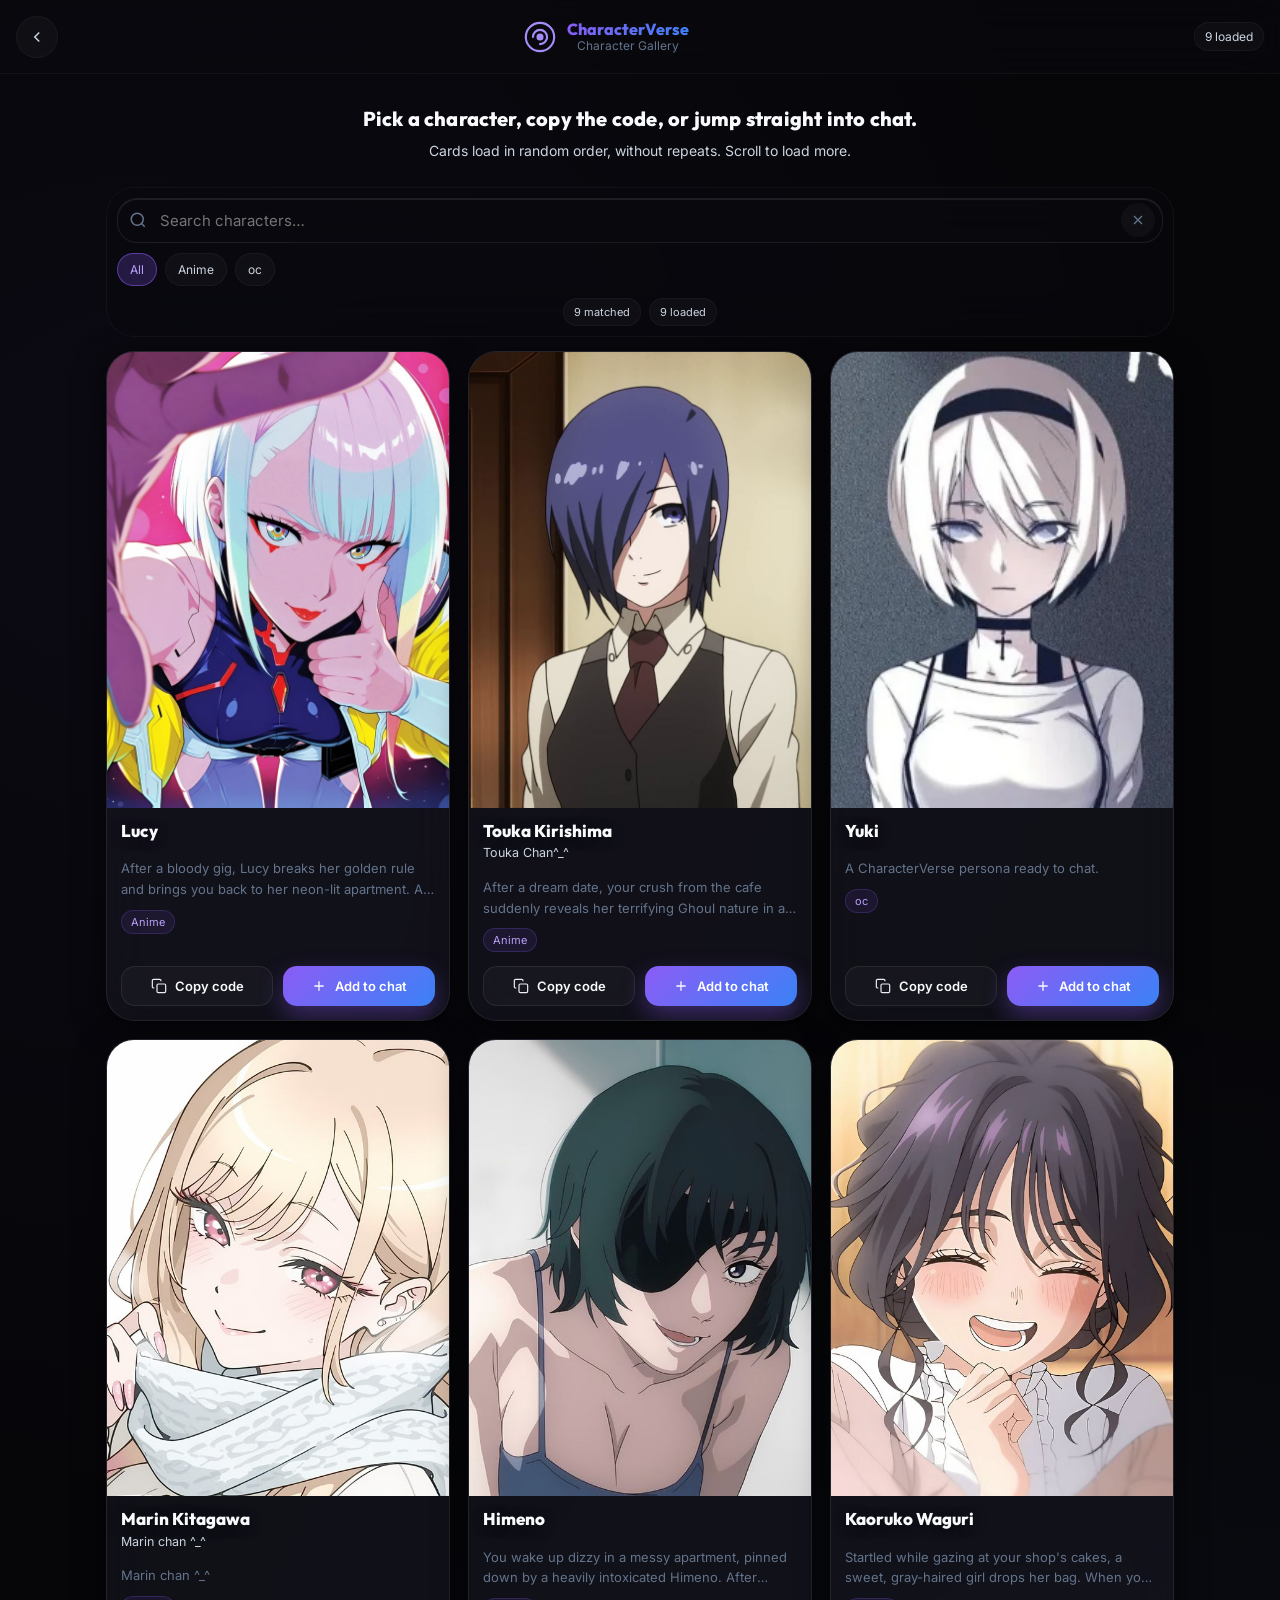
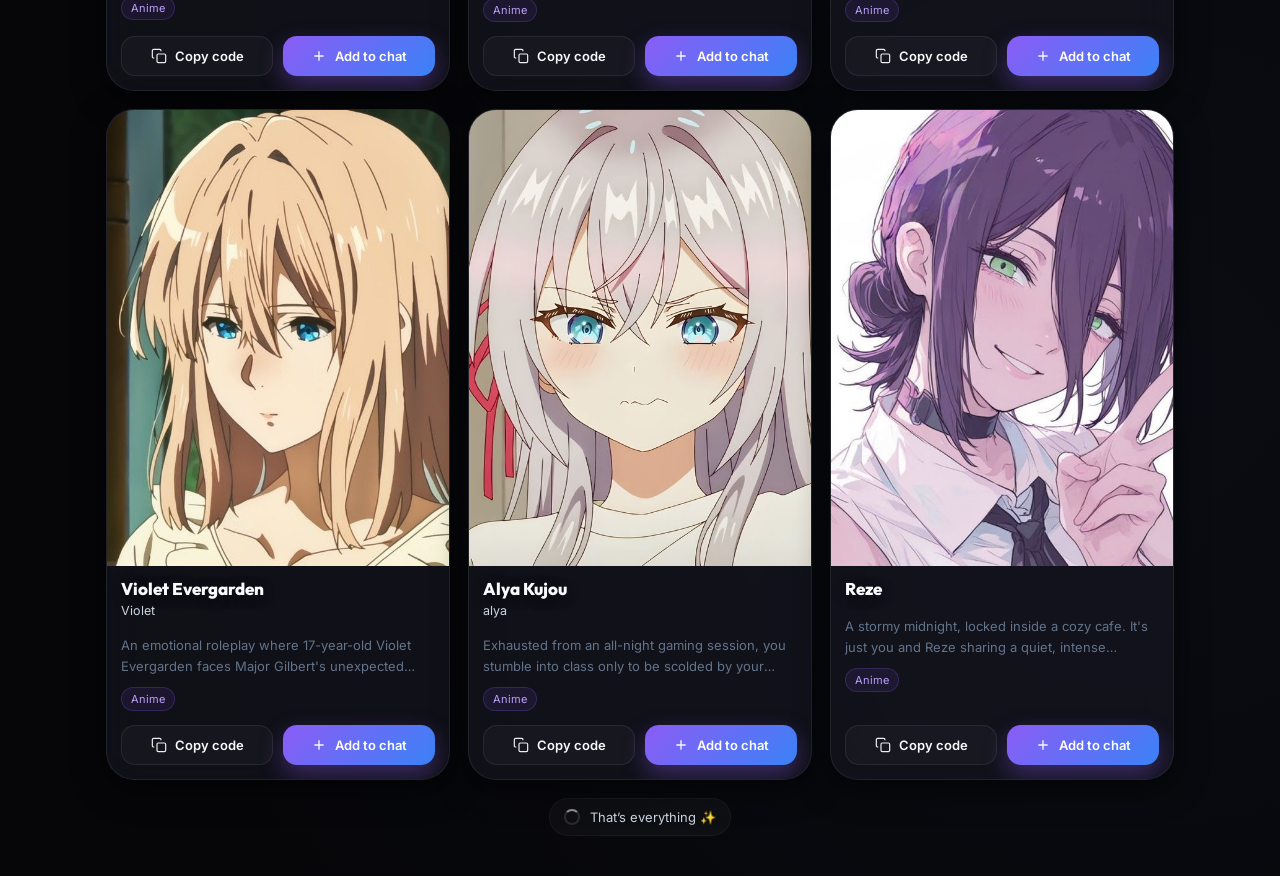
<file: gallery.html>
<!DOCTYPE html>
<html lang="en" dir="ltr" id="html-root">
<head>
  <meta charset="UTF-8" />
  <meta name="viewport" content="width=device-width, initial-scale=1.0" />
  <title>CharacterVerse — Character Gallery</title>
  <meta name="description" content="Browse CharacterVerse default characters and add them to your chat." />
  <link rel="preconnect" href="https://fonts.googleapis.com" />
  <link rel="preconnect" href="https://fonts.gstatic.com" crossorigin />
  <link href="https://fonts.googleapis.com/css2?family=Inter:wght@300;400;500;600;700;800;900&family=Outfit:wght@300;400;500;600;700;800&display=swap" rel="stylesheet" />
  <link rel="stylesheet" href="style.css" />
  <link rel="stylesheet" href="gallery.css" />
</head>
<body>
  <div class="gallery-page">
    <header class="gallery-topbar">
      <button class="gt-btn" onclick="location.href='index.html'" title="Back to chat">
        <svg viewBox="0 0 24 24" fill="none" stroke="currentColor" stroke-width="2">
          <path d="M15 18l-6-6 6-6" />
        </svg>
      </button>

      <div class="gt-brand">
        <div class="gt-logo">
          <svg viewBox="0 0 24 24" fill="none">
            <circle cx="12" cy="12" r="10" stroke="url(#ggrad)" stroke-width="1.5" />
            <path d="M7 12c0-2.76 2.24-5 5-5s5 2.24 5 5-2.24 5-5 5" stroke="url(#ggrad)" stroke-width="1.5" stroke-linecap="round" />
            <circle cx="12" cy="12" r="2.5" fill="url(#ggrad)" />
            <defs>
              <linearGradient id="ggrad" x1="0" y1="0" x2="24" y2="24">
                <stop offset="0%" stop-color="#a78bfa" />
                <stop offset="100%" stop-color="#60a5fa" />
              </linearGradient>
            </defs>
          </svg>
        </div>
        <div class="gt-title">
          <div class="gt-name">CharacterVerse</div>
          <div class="gt-sub">Character Gallery</div>
        </div>
      </div>

      <div class="gt-right">
        <div class="gt-pill" id="gt-count">0 loaded</div>
      </div>
    </header>

    <main class="gallery-main">
      <div class="gallery-hero">
        <h1 class="gallery-h1">Pick a character, copy the code, or jump straight into chat.</h1>
        <p class="gallery-p">Cards load in random order, without repeats. Scroll to load more.</p>
      </div>

      <!-- Filters (search + categories) -->
      <section class="gallery-filters" aria-label="Gallery filters">
        <div class="gsearch">
          <svg class="gsearch-icon" viewBox="0 0 24 24" fill="none" stroke="currentColor" stroke-width="2">
            <circle cx="11" cy="11" r="8" />
            <path d="m21 21-4.35-4.35" />
          </svg>
          <input id="gallery-search" type="text" placeholder="Search characters…" autocomplete="off" spellcheck="false" />
          <button class="gclear" id="gallery-clear" title="Clear">
            <svg viewBox="0 0 24 24" fill="none" stroke="currentColor" stroke-width="2">
              <path d="M18 6L6 18M6 6l12 12" />
            </svg>
          </button>
        </div>

        <div class="gchips" id="gallery-chips" aria-label="Categories"></div>

        <div class="gmeta">
          <span class="gmeta-pill" id="gmeta-match">0 matched</span>
          <span class="gmeta-pill" id="gmeta-loaded">0 loaded</span>
        </div>
      </section>

      <section class="gallery-grid" id="gallery-grid"></section>

      <div class="gallery-sentinel" id="gallery-sentinel">
        <div class="sentinel-spinner"></div>
        <div class="sentinel-text" id="sentinel-text">Loading…</div>
      </div>

      <div class="gallery-empty hidden" id="gallery-empty">
        <div class="gallery-empty-icon">🪐</div>
        <div class="gallery-empty-title">No characters found</div>
        <div class="gallery-empty-sub">Check your gallery.json data.</div>
      </div>
    </main>

    <!-- Details modal -->
    <div class="gmodal-backdrop hidden" id="gmodal">
      <div class="gmodal" role="dialog" aria-modal="true" aria-labelledby="gmodal-title">
        <button class="gmodal-close" id="gmodal-close" aria-label="Close">
          <svg viewBox="0 0 24 24" fill="none" stroke="currentColor" stroke-width="2">
            <path d="M18 6L6 18M6 6l12 12" />
          </svg>
        </button>

        <div class="gmodal-header">
          <div class="gmodal-avatar" id="gmodal-avatar"></div>
          <div class="gmodal-headtext">
            <div class="gmodal-name" id="gmodal-title">—</div>
            <div class="gmodal-sub" id="gmodal-sub">—</div>
          </div>
        </div>

        <div class="gmodal-body">
          <div class="gmodal-section">
            <div class="gmodal-label">Short Description</div>
            <div class="gmodal-text" id="gmodal-desc">—</div>
          </div>
          <div class="gmodal-section">
            <div class="gmodal-label">Opening Message</div>
            <div class="gmodal-open" id="gmodal-open">—</div>
          </div>
          <div class="gmodal-tags" id="gmodal-tags"></div>
        </div>

        <div class="gmodal-actions">
          <button class="gbtn" id="gmodal-copy">
            <svg viewBox="0 0 24 24" fill="none" stroke="currentColor" stroke-width="1.8">
              <rect x="9" y="9" width="13" height="13" rx="2"></rect>
              <path d="M5 15H4a2 2 0 0 1-2-2V4a2 2 0 0 1 2-2h9a2 2 0 0 1 2 2v1"></path>
            </svg>
            Copy code
          </button>
          <button class="gbtn primary" id="gmodal-add">
            <svg viewBox="0 0 24 24" fill="none" stroke="currentColor" stroke-width="2">
              <path d="M12 5v14M5 12h14"></path>
            </svg>
            Add to chat
          </button>
        </div>
      </div>
    </div>

    <div class="toast-container" id="toast-container"></div>
  </div>

  <script src="gallery.js"></script>
</body>
</html>
</file>
<file: style.css>
/* ===== CSS VARIABLES & THEMES ===== */
:root {
    /* Default Dark (Deep Purple/Blue) */
    --bg-base: #060609;
    --bg-surface: rgba(12, 12, 18, 0.65);
    --bg-elevated: rgba(20, 20, 30, 0.85);
    --bg-card: rgba(26, 26, 38, 0.5);
    --bg-card-hover: rgba(35, 35, 50, 0.65);
    --bg-input: rgba(10, 10, 15, 0.6);
    --bg-glass: rgba(255, 255, 255, 0.03);
    --bg-glass-hover: rgba(255, 255, 255, 0.08);
    --border-subtle: rgba(255, 255, 255, 0.04);
    --border-default: rgba(255, 255, 255, 0.08);
    --border-strong: rgba(255, 255, 255, 0.15);
    --border-focus: rgba(139, 92, 246, 0.8);
    --accent-primary: #9b6ff8;
    --accent-light: #bba2fb;
    --accent-blue: #70b0fc;
    --accent-pink: #f689c1;
    --accent-cyan: #38e0f5;
    --accent-green: #4ade80;
    --accent-amber: #fcd34d;
    --accent-red: #fb923c;
    --grad-main: linear-gradient(135deg, #8b5cf6 0%, #3b82f6 100%);
    --grad-warm: linear-gradient(135deg, #a78bfa 0%, #f472b6 100%);
    --text-primary: #f8fafc;
    --text-secondary: #cbd5e1;
    --text-muted: #64748b;
    --shadow-color: rgba(0, 0, 0, 0.6);
    --shadow-glow-color: rgba(139, 92, 246, 0.25);

    --radius-sm: 8px;
    --radius-md: 14px;
    --radius-lg: 20px;
    --radius-xl: 28px;
    --radius-full: 9999px;
    --shadow-sm: 0 2px 8px rgba(0, 0, 0, 0.4);
    --shadow-md: 0 8px 32px var(--shadow-color);
    --shadow-lg: 0 16px 48px var(--shadow-color);
    --shadow-glow: 0 0 35px var(--shadow-glow-color);
    --glass-edge: inset 0 1px 1px rgba(255, 255, 255, 0.1);
    --transition: all 0.25s cubic-bezier(0.2, 0.8, 0.2, 1);
    --transition-slow: all 0.5s cubic-bezier(0.2, 0.8, 0.2, 1);
    --transition-bounce: all 0.4s cubic-bezier(0.34, 1.56, 0.64, 1);
    --sidebar-width: 300px;
    --topbar-height: 70px;
    --font-body: 'Inter', system-ui, sans-serif;
    --font-display: 'Outfit', system-ui, sans-serif;
    --font-size-base: 15px;
}

[data-theme="midnight"] {
    --bg-base: #020202;
    --bg-surface: rgba(8, 8, 8, 0.65);
    --bg-elevated: rgba(12, 12, 12, 0.85);
    --bg-card: rgba(16, 16, 16, 0.5);
    --bg-card-hover: rgba(24, 24, 24, 0.65);
    --bg-input: rgba(6, 6, 6, 0.6);
    --accent-primary: #3b82f6;
    --accent-light: #60a5fa;
    --grad-main: linear-gradient(135deg, #2563eb, #3b82f6);
    --shadow-glow-color: rgba(59, 130, 246, 0.15);
}

[data-theme="aurora"] {
    --bg-base: #02100f;
    --bg-surface: rgba(4, 22, 21, 0.65);
    --bg-elevated: rgba(7, 32, 30, 0.85);
    --bg-card: rgba(10, 40, 38, 0.5);
    --bg-card-hover: rgba(14, 52, 49, 0.65);
    --bg-input: rgba(4, 22, 21, 0.6);
    --accent-primary: #10b981;
    --accent-light: #34d399;
    --border-focus: rgba(16, 185, 129, 0.6);
    --grad-main: linear-gradient(135deg, #059669, #10b981);
    --shadow-glow-color: rgba(16, 185, 129, 0.15);
    --text-primary: #e6fdf6;
}

[data-theme="cyberpunk"] {
    --bg-base: #090a10;
    --bg-surface: rgba(14, 15, 22, 0.65);
    --bg-elevated: rgba(18, 20, 28, 0.85);
    --bg-card: rgba(22, 24, 34, 0.5);
    --bg-card-hover: rgba(28, 30, 42, 0.65);
    --bg-input: rgba(11, 12, 18, 0.6);
    --accent-primary: #fde047;
    --accent-light: #fef08a;
    --border-focus: rgba(253, 224, 71, 0.6);
    --grad-main: linear-gradient(135deg, #facc15, #fb7185);
    --shadow-glow-color: rgba(250, 204, 21, 0.15);
    --text-primary: #fefce8;
}

[data-theme="crimson"] {
    --bg-base: #110505;
    --bg-surface: rgba(20, 8, 8, 0.65);
    --bg-elevated: rgba(30, 12, 12, 0.85);
    --bg-card: rgba(40, 16, 16, 0.5);
    --bg-card-hover: rgba(50, 20, 20, 0.65);
    --bg-input: rgba(15, 6, 6, 0.6);
    --accent-primary: #ef4444;
    --accent-light: #f87171;
    --border-focus: rgba(239, 68, 68, 0.6);
    --grad-main: linear-gradient(135deg, #b91c1c, #ef4444);
    --shadow-glow-color: rgba(239, 68, 68, 0.15);
    --text-primary: #fef2f2;
}

[data-theme="light"] {
    --bg-base: #f1f5f9;
    --bg-surface: rgba(255, 255, 255, 0.7);
    --bg-elevated: rgba(255, 255, 255, 0.9);
    --bg-card: rgba(255, 255, 255, 0.6);
    --bg-card-hover: rgba(248, 250, 252, 0.8);
    --bg-input: rgba(241, 245, 249, 0.6);
    --bg-glass: rgba(255, 255, 255, 0.5);
    --bg-glass-hover: rgba(255, 255, 255, 0.7);
    --border-subtle: rgba(0, 0, 0, 0.04);
    --border-default: rgba(0, 0, 0, 0.08);
    --border-strong: rgba(0, 0, 0, 0.15);
    --text-primary: #0f172a;
    --text-secondary: #475569;
    --text-muted: #94a3b8;
    --shadow-color: rgba(0, 0, 0, 0.05);
    --shadow-glow-color: rgba(139, 92, 246, 0.15);
    --glass-edge: inset 0 1px 1px rgba(255, 255, 255, 0.8);
}

/* ===== RESET ===== */
*,
*::before,
*::after {
    box-sizing: border-box;
    margin: 0;
    padding: 0
}

html {
    font-size: var(--font-size-base);
    scroll-behavior: smooth
}

body {
    font-family: var(--font-body);
    background: var(--bg-base);
    color: var(--text-primary);
    min-height: 100vh;
    overflow: hidden;
    -webkit-font-smoothing: antialiased;
    -moz-osx-font-smoothing: grayscale;
    transition: background-color 0.4s ease, color 0.4s ease;
}

button {
    cursor: pointer;
    border: none;
    background: none;
    font-family: inherit;
    color: inherit;
    outline: none
}

input,
textarea,
select {
    font-family: inherit;
    font-size: inherit;
    color-scheme: dark;
    outline: none
}

[data-theme="light"] input,
[data-theme="light"] textarea,
[data-theme="light"] select {
    color-scheme: light;
}

img {
    max-width: 100%
}

::-webkit-scrollbar {
    width: 4px;
    height: 4px
}

::-webkit-scrollbar-track {
    background: transparent
}

::-webkit-scrollbar-thumb {
    background: rgba(255, 255, 255, 0.1);
    border-radius: 99px
}

::-webkit-scrollbar-thumb:hover {
    background: rgba(255, 255, 255, 0.2)
}

.hidden {
    display: none !important
}

/* ===== LOADING ===== */
.loading-screen {
    position: fixed;
    inset: 0;
    background: var(--bg-base);
    display: flex;
    flex-direction: column;
    align-items: center;
    justify-content: center;
    gap: 28px;
    z-index: 9999
}

.loading-logo {
    display: flex;
    align-items: center;
    gap: 14px
}

.loading-icon {
    width: 52px;
    height: 52px;
    animation: spinPulse 2s ease-in-out infinite
}

.loading-icon svg {
    width: 100%;
    height: 100%
}

@keyframes spinPulse {

    0%,
    100% {
        transform: scale(1) rotate(0deg);
        filter: drop-shadow(0 0 10px var(--accent-primary));
    }

    50% {
        transform: scale(1.15) rotate(180deg);
        filter: drop-shadow(0 0 25px var(--accent-light));
    }
}

.loading-brand {
    font-family: var(--font-display);
    font-size: 28px;
    font-weight: 700;
    background: var(--grad-main);
    -webkit-background-clip: text;
    -webkit-text-fill-color: transparent
}

.loading-steps {
    display: flex;
    flex-direction: column;
    align-items: center;
    gap: 4px
}

.loading-step {
    font-size: 13px;
    color: var(--text-muted);
    transition: var(--transition)
}

.loading-step.active {
    color: var(--accent-light);
    font-weight: 500
}

.loading-bar-container {
    width: 220px;
    height: 3px;
    background: var(--bg-card);
    border-radius: 99px;
    overflow: hidden
}

.loading-bar {
    height: 100%;
    background: var(--grad-main);
    border-radius: 99px;
    animation: loadProgress 1.8s ease forwards
}

@keyframes loadProgress {
    0% {
        width: 0;
        filter: brightness(1)
    }

    50% {
        filter: brightness(1.5)
    }

    100% {
        width: 100%;
        filter: brightness(1)
    }
}

/* ===== APP ===== */
.app {
    display: flex;
    width: 100vw;
    /* <--- اینو درست کن (vw یعنی عرض کامل صفحه) */
    height: 100dvh;
    overflow: hidden;
    position: relative;
    background-image:
        radial-gradient(circle at 10% 20%, rgba(139, 92, 246, 0.03) 0%, transparent 40%),
        radial-gradient(circle at 90% 80%, rgba(96, 165, 250, 0.03) 0%, transparent 40%);
}

/* ===== MODAL ===== */
.modal-backdrop {
    position: fixed;
    inset: 0;
    background: rgba(0, 0, 0, 0.6);
    backdrop-filter: blur(24px);
    -webkit-backdrop-filter: blur(24px);
    display: flex;
    align-items: center;
    justify-content: center;
    z-index: 1000;
    padding: 16px;
    animation: fadeIn 0.3s cubic-bezier(0.2, 0.8, 0.2, 1);
}

@keyframes fadeIn {
    from {
        opacity: 0
    }

    to {
        opacity: 1
    }
}

.modal-container {
    background: var(--bg-elevated);
    border: 1px solid var(--border-default);
    border-radius: var(--radius-xl);
    box-shadow: var(--glass-edge), var(--shadow-lg), var(--shadow-glow);
    backdrop-filter: blur(40px);
    -webkit-backdrop-filter: blur(40px);
    width: 100%;
    max-height: 92vh;
    overflow-y: auto;
    animation: slideUp 0.5s cubic-bezier(0.34, 1.56, 0.64, 1);
}

@keyframes slideUp {
    from {
        opacity: 0;
        transform: translateY(40px) scale(0.95);
    }

    to {
        opacity: 1;
        transform: translateY(0) scale(1);
    }
}

.modal-header {
    padding: 28px 28px 0;
    display: flex;
    align-items: center;
    justify-content: space-between;
    text-align: left
}

.modal-header h2 {
    font-family: var(--font-display);
    font-size: 20px;
    font-weight: 700
}

.modal-logo-row {
    display: flex;
    align-items: center;
    justify-content: center;
    gap: 10px;
    font-family: var(--font-display);
    font-size: 20px;
    font-weight: 700;
    width: 100%
}

.modal-logo-name {
    background: var(--grad-main);
    -webkit-background-clip: text;
    -webkit-text-fill-color: transparent
}

.logo-icon-sm {
    width: 30px;
    height: 30px;
    flex-shrink: 0
}

.logo-icon-sm svg {
    width: 100%;
    height: 100%
}

.modal-subtitle {
    color: var(--text-secondary);
    font-size: 14px;
    line-height: 1.6;
    text-align: center;
    margin-top: 8px;
    padding: 0 28px
}

.modal-body {
    padding: 24px 28px;
    display: flex;
    flex-direction: column;
    gap: 18px
}

.modal-footer {
    padding: 0 28px 28px;
    display: flex;
    flex-direction: column;
    align-items: center;
    gap: 10px
}

.row-footer {
    flex-direction: row !important;
    justify-content: flex-end;
    gap: 10px
}

.modal-close-btn {
    width: 36px;
    height: 36px;
    border-radius: var(--radius-full);
    display: flex;
    align-items: center;
    justify-content: center;
    color: var(--text-muted);
    transition: var(--transition-bounce);
    flex-shrink: 0;
    background: var(--bg-glass);
    border: 1px solid transparent;
}

.modal-close-btn svg {
    width: 18px;
    height: 18px
}

.modal-close-btn:hover {
    background: var(--bg-card-hover);
    color: var(--text-primary);
    border-color: var(--border-subtle);
    transform: scale(1.1) rotate(90deg);
}

.api-modal-container {
    max-width: 500px
}

.api-modal-container .modal-header {
    padding: 28px 28px 0;
    display: flex;
    flex-direction: column;
    align-items: center;
    justify-content: center;
    text-align: center
}

/* ===== FORMS ===== */
.form-group {
    display: flex;
    flex-direction: column;
    gap: 7px
}

.form-row {
    display: grid;
    grid-template-columns: 1fr 1fr;
    gap: 14px
}

.form-label {
    font-size: 12px;
    font-weight: 600;
    color: var(--text-secondary);
    text-transform: uppercase;
    letter-spacing: 0.06em;
    display: flex;
    align-items: center;
    gap: 6px
}

.label-icon {
    font-size: 14px
}

.label-badge {
    font-size: 10px;
    padding: 2px 7px;
    background: rgba(139, 92, 246, 0.2);
    color: var(--accent-light);
    border-radius: 99px;
    text-transform: uppercase
}

.label-optional {
    font-size: 11px;
    color: var(--text-muted);
    font-weight: 400;
    text-transform: none;
    letter-spacing: 0
}

.input-wrapper {
    display: flex;
    flex-direction: column;
    gap: 4px
}

.input-hint {
    font-size: 12px;
    color: var(--text-muted)
}

.form-input {
    background: var(--bg-input);
    border: 1px solid var(--border-default);
    border-radius: var(--radius-md);
    box-shadow: var(--glass-edge);
    color: var(--text-primary);
    padding: 14px 16px;
    font-size: 14px;
    width: 100%;
    transition: var(--transition);
    backdrop-filter: blur(10px);
    -webkit-backdrop-filter: blur(10px);
}

.form-input:focus {
    border-color: var(--accent-light);
    box-shadow: 0 0 0 4px rgba(139, 92, 246, 0.2), var(--glass-edge);
    background: rgba(139, 92, 246, 0.05);
    transform: translateY(-1px);
}

[data-theme="light"] .form-input:focus {
    box-shadow: 0 0 0 4px rgba(139, 92, 246, 0.2);
}

.form-input::placeholder {
    color: var(--text-muted)
}

.form-input.sm {
    padding: 8px 12px;
    font-size: 13px
}

.form-textarea {
    background: var(--bg-input);
    border: 1px solid var(--border-default);
    border-radius: var(--radius-md);
    box-shadow: var(--glass-edge);
    color: var(--text-primary);
    padding: 14px 16px;
    font-size: 14px;
    line-height: 1.65;
    resize: vertical;
    min-height: 80px;
    width: 100%;
    transition: var(--transition);
    backdrop-filter: blur(10px);
    -webkit-backdrop-filter: blur(10px);
}

.form-textarea:focus {
    border-color: var(--accent-light);
    box-shadow: 0 0 0 4px rgba(139, 92, 246, 0.2), var(--glass-edge);
    background: rgba(139, 92, 246, 0.05);
}

[data-theme="light"] .form-textarea:focus {
    box-shadow: 0 0 0 4px rgba(139, 92, 246, 0.2);
}

.form-textarea::placeholder {
    color: var(--text-muted)
}

.form-select {
    background: var(--bg-input);
    border: 1px solid var(--border-default);
    border-radius: var(--radius-md);
    color: var(--text-primary);
    padding: 9px 12px;
    font-size: 13px;
    outline: none;
    cursor: pointer;
    transition: var(--transition);
    -webkit-appearance: auto
}

.form-select:focus {
    border-color: var(--accent-primary)
}

.form-select option {
    background: var(--bg-elevated)
}

.password-field {
    position: relative
}

.password-field .form-input {
    padding-right: 44px
}

.toggle-visibility {
    position: absolute;
    right: 12px;
    top: 50%;
    transform: translateY(-50%);
    color: var(--text-muted);
    padding: 4px;
    transition: var(--transition)
}

.toggle-visibility svg {
    width: 18px;
    height: 18px
}

.toggle-visibility:hover {
    color: var(--text-secondary)
}

/* Quick Models */
.quick-models {
    display: flex;
    align-items: center;
    gap: 5px;
    flex-wrap: wrap;
    margin-top: 2px
}

.quick-label {
    font-size: 11px;
    color: var(--text-muted)
}

.model-pill {
    font-size: 11px;
    padding: 3px 9px;
    background: var(--bg-glass);
    border: 1px solid var(--border-subtle);
    border-radius: 99px;
    color: var(--text-secondary);
    transition: var(--transition)
}

.model-pill:hover {
    background: rgba(139, 92, 246, 0.15);
    border-color: rgba(139, 92, 246, 0.4);
    color: var(--accent-light)
}

/* Test Area */
.modal-test-row {
    display: flex;
    align-items: center;
    gap: 10px
}

.btn-test {
    display: flex;
    align-items: center;
    gap: 8px;
    padding: 10px 16px;
    background: var(--bg-glass);
    border: 1px solid var(--border-default);
    border-radius: var(--radius-md);
    color: var(--text-secondary);
    font-size: 14px;
    font-weight: 500;
    transition: var(--transition)
}

.btn-test:hover {
    background: var(--bg-glass-hover);
    color: var(--text-primary)
}

.btn-test:disabled {
    opacity: 0.5;
    cursor: not-allowed
}

.btn-icon {
    font-size: 16px
}

.test-status {
    font-size: 13px;
    font-weight: 500
}

.test-status.success {
    color: var(--accent-green)
}

.test-status.error {
    color: var(--accent-red)
}

.test-status.loading {
    color: var(--accent-blue)
}

/* Buttons */
.btn-primary {
    display: flex;
    align-items: center;
    justify-content: center;
    gap: 10px;
    background: var(--grad-main);
    color: #fff;
    border: none;
    border-radius: var(--radius-md);
    padding: 14px 28px;
    font-size: 15px;
    font-weight: 600;
    letter-spacing: 0.02em;
    transition: var(--transition-bounce);
    box-shadow: 0 8px 25px rgba(139, 92, 246, 0.4);
    width: 100%;
    position: relative;
    overflow: hidden;
}

.btn-primary::after {
    content: '';
    position: absolute;
    inset: 0;
    background: linear-gradient(180deg, rgba(255, 255, 255, 0.2) 0%, transparent 100%);
    opacity: 0;
    transition: var(--transition);
}

.btn-primary:hover {
    transform: translateY(-3px);
    box-shadow: 0 12px 30px rgba(139, 92, 246, 0.6);
}

.btn-primary:hover::after {
    opacity: 1;
}

.btn-primary:active {
    transform: translateY(1px) scale(0.97);
}

.btn-primary svg {
    width: 18px;
    height: 18px;
    flex-shrink: 0;
    transition: var(--transition-bounce);
}

.btn-primary:hover svg {
    transform: translateX(3px);
}

.btn-primary.large {
    padding: 16px 36px;
    font-size: 16px;
    border-radius: var(--radius-lg);
}

.btn-primary.auto-width {
    width: auto;
}

.btn-secondary {
    display: flex;
    align-items: center;
    justify-content: center;
    gap: 10px;
    background: var(--bg-glass);
    border: 1px solid var(--border-strong);
    color: var(--text-primary);
    border-radius: var(--radius-md);
    padding: 14px 28px;
    font-size: 15px;
    font-weight: 500;
    cursor: pointer;
    transition: var(--transition-bounce);
    backdrop-filter: blur(10px);
    -webkit-backdrop-filter: blur(10px);
}

.btn-secondary:hover {
    background: var(--bg-card-hover);
    color: var(--text-primary);
    border-color: var(--accent-light);
    transform: translateY(-2px);
    box-shadow: 0 8px 25px rgba(0, 0, 0, 0.2);
}

.btn-secondary:active {
    transform: translateY(1px) scale(0.97);
}

.btn-secondary.large {
    padding: 16px 36px;
    font-size: 16px;
    border-radius: var(--radius-lg);
}

.btn-ghost {
    background: none;
    border: 1px solid var(--border-default);
    color: var(--text-secondary);
    border-radius: var(--radius-md);
    padding: 10px 18px;
    font-size: 14px;
    transition: var(--transition);
    cursor: pointer;
    display: flex;
    align-items: center;
    justify-content: center;
    gap: 8px;
}

.btn-ghost svg {
    width: 16px;
    height: 16px;
    flex-shrink: 0;
}

.btn-ghost:hover {
    background: var(--bg-glass);
    color: var(--text-primary)
}

.btn-ghost.sm {
    padding: 6px 12px;
    font-size: 12px
}

.btn-danger {
    background: rgba(248, 113, 113, 0.12);
    border: 1px solid rgba(248, 113, 113, 0.3);
    color: var(--accent-red);
    border-radius: var(--radius-md);
    padding: 9px 16px;
    font-size: 13px;
    font-weight: 500;
    transition: var(--transition);
    cursor: pointer
}

.btn-danger:hover {
    background: rgba(248, 113, 113, 0.22)
}

.btn-danger.sm {
    padding: 6px 12px;
    font-size: 12px
}

.gradient-text {
    background: var(--grad-main);
    -webkit-background-clip: text;
    -webkit-text-fill-color: transparent
}

/* ===== SIDEBAR ===== */
.sidebar {
    width: var(--sidebar-width);
    background: var(--bg-surface);
    border-right: 1px solid var(--border-subtle);
    display: flex;
    flex-direction: column;
    flex-shrink: 0;
    height: 100dvh;
    overflow: hidden;
    transition: var(--transition-slow);
    position: relative;
    z-index: 100;
    backdrop-filter: blur(20px);
    -webkit-backdrop-filter: blur(20px);
}

.sidebar.collapsed {
    transform: translateX(-100%);
    margin-left: calc(-1 * var(--sidebar-width))
}

.sidebar-header {
    display: flex;
    align-items: center;
    justify-content: space-between;
    padding: 16px 14px 12px;
    border-bottom: 1px solid var(--border-subtle);
    flex-shrink: 0
}

.brand {
    display: flex;
    align-items: center;
    gap: 10px;
    font-family: var(--font-display);
    font-size: 17px;
    font-weight: 700
}

.brand-icon {
    width: 28px;
    height: 28px;
    flex-shrink: 0
}

.brand-icon svg {
    width: 100%;
    height: 100%
}

.brand-name {
    background: var(--grad-main);
    -webkit-background-clip: text;
    -webkit-text-fill-color: transparent
}

.sidebar-toggle-btn {
    width: 30px;
    height: 30px;
    display: flex;
    align-items: center;
    justify-content: center;
    border-radius: var(--radius-sm);
    color: var(--text-muted);
    transition: var(--transition)
}

.sidebar-toggle-btn svg {
    width: 16px;
    height: 16px
}

.sidebar-toggle-btn:hover {
    background: var(--bg-glass);
    color: var(--text-primary)
}

/* User Profile Strip */
.sidebar-user-profile {
    display: flex;
    align-items: center;
    gap: 12px;
    padding: 12px 14px;
    margin: 12px 12px 0;
    border-radius: var(--radius-lg);
    background: rgba(139, 92, 246, 0.05);
    border: 1px solid rgba(139, 92, 246, 0.1);
    cursor: pointer;
    transition: var(--transition-bounce);
    flex-shrink: 0;
    backdrop-filter: blur(10px);
}

.sidebar-user-profile:hover {
    background: rgba(139, 92, 246, 0.15);
    border-color: rgba(139, 92, 246, 0.3);
    transform: translateY(-1px);
    box-shadow: 0 4px 15px rgba(139, 92, 246, 0.1);
}

.sup-avatar {
    width: 36px;
    height: 36px;
    border-radius: 50%;
    background: var(--grad-main);
    display: flex;
    align-items: center;
    justify-content: center;
    font-size: 15px;
    font-weight: 700;
    color: #fff;
    flex-shrink: 0;
    overflow: hidden;
    border: 2px solid rgba(139, 92, 246, 0.4)
}

.sup-avatar img {
    width: 100%;
    height: 100%;
    object-fit: cover
}

.sup-info {
    flex: 1;
    min-width: 0
}

.sup-name {
    font-size: 13px;
    font-weight: 600;
    white-space: nowrap;
    overflow: hidden;
    text-overflow: ellipsis
}

.sup-sub {
    font-size: 11px;
    color: var(--text-muted);
    margin-top: 1px
}

.sup-edit-icon {
    width: 14px;
    height: 14px;
    color: var(--text-muted);
    flex-shrink: 0
}

/* Sidebar Actions */
.sidebar-actions {
    padding: 10px 10px 6px;
    flex-shrink: 0;
}

.sidebar-actions-row {
    display: flex;
    gap: 6px;
}

.btn-create-character {
    display: flex;
    align-items: center;
    justify-content: center;
    gap: 8px;
    flex: 1;
    padding: 10px 16px;
    background: var(--grad-main);
    color: #fff;
    border-radius: var(--radius-md);
    font-size: 13px;
    font-weight: 600;
    transition: var(--transition);
    box-shadow: 0 3px 12px rgba(139, 92, 246, 0.3)
}

.btn-create-character svg {
    width: 14px;
    height: 14px
}

.btn-create-character:hover {
    transform: translateY(-1px);
    box-shadow: 0 5px 18px rgba(139, 92, 246, 0.4)
}

.btn-import-character {
    display: flex;
    align-items: center;
    justify-content: center;
    gap: 6px;
    flex: 1;
    padding: 10px 12px;
    background: var(--bg-glass);
    border: 1px solid var(--border-default);
    color: var(--text-secondary);
    border-radius: var(--radius-md);
    font-size: 13px;
    font-weight: 600;
    transition: var(--transition);
}

.btn-import-character svg {
    width: 14px;
    height: 14px;
}

.btn-import-character:hover {
    background: var(--bg-glass-hover);
    border-color: var(--accent-blue);
    color: var(--accent-blue);
    transform: translateY(-1px);
    box-shadow: 0 4px 12px rgba(96, 165, 250, 0.15);
}

.sidebar-search {
    padding: 6px 10px;
    flex-shrink: 0
}

.search-input-wrap {
    position: relative;
    display: flex;
    align-items: center
}

.search-icon {
    position: absolute;
    left: 10px;
    width: 14px;
    height: 14px;
    color: var(--text-muted)
}

.search-input-wrap input {
    background: var(--bg-input);
    border: 1px solid var(--border-subtle);
    border-radius: var(--radius-md);
    color: var(--text-primary);
    padding: 8px 10px 8px 32px;
    font-size: 12px;
    outline: none;
    width: 100%;
    transition: var(--transition)
}

.search-input-wrap input:focus {
    border-color: var(--border-focus)
}

.search-input-wrap input::placeholder {
    color: var(--text-muted)
}

.sidebar-sections-wrap {
    flex: 1;
    overflow-y: auto;
    display: flex;
    flex-direction: column
}

.sidebar-section {
    padding: 0 10px 10px
}

.section-label {
    font-size: 10px;
    font-weight: 700;
    text-transform: uppercase;
    letter-spacing: 0.1em;
    color: var(--text-muted);
    padding: 10px 4px 6px
}

.characters-list {
    display: flex;
    flex-direction: column;
    gap: 2px
}

.no-chars-msg {
    text-align: center;
    padding: 20px 12px;
    color: var(--text-muted)
}

.no-chars-icon {
    font-size: 26px;
    margin-bottom: 8px
}

.no-chars-msg p {
    font-size: 13px;
    font-weight: 500;
    color: var(--text-secondary)
}

.no-chars-msg span {
    font-size: 12px
}

/* Char Card */
.char-card {
    display: flex;
    align-items: center;
    gap: 12px;
    padding: 12px 14px;
    border-radius: var(--radius-lg);
    transition: var(--transition-bounce);
    cursor: pointer;
    border: 1px solid transparent;
    position: relative;
    margin: 2px 8px;
}

.char-card:hover {
    background: var(--bg-glass-hover);
    border-color: var(--border-subtle);
    transform: translateY(-2px);
    box-shadow: 0 4px 12px rgba(0, 0, 0, 0.1);
}

.char-card.active {
    background: rgba(139, 92, 246, 0.12);
    border-color: rgba(139, 92, 246, 0.3);
    box-shadow: var(--glass-edge);
}

.char-card.active::before {
    content: '';
    position: absolute;
    left: -8px;
    top: 50%;
    transform: translateY(-50%);
    width: 4px;
    height: 60%;
    border-radius: 4px;
    background: var(--accent-primary);
    box-shadow: 0 0 10px var(--accent-primary);
}

.char-card:active {
    transform: scale(0.97);
}

.char-avatar {
    width: 42px;
    height: 42px;
    border-radius: 50%;
    flex-shrink: 0;
    overflow: hidden;
    display: flex;
    align-items: center;
    justify-content: center;
    font-size: 18px;
    font-weight: 600;
    background: var(--bg-card);
    border: 1px solid var(--border-default);
    box-shadow: 0 2px 8px rgba(0, 0, 0, 0.2);
}

.char-avatar img {
    width: 100%;
    height: 100%;
    object-fit: cover
}

.char-card-info {
    flex: 1;
    min-width: 0
}

.char-card-name {
    font-size: 13px;
    font-weight: 600;
    color: var(--text-primary);
    white-space: nowrap;
    overflow: hidden;
    text-overflow: ellipsis
}

.char-card-desc {
    font-size: 11px;
    color: var(--text-muted);
    white-space: nowrap;
    overflow: hidden;
    text-overflow: ellipsis;
    margin-top: 2px
}

.char-card-menu {
    width: 24px;
    height: 24px;
    border-radius: var(--radius-sm);
    color: var(--text-muted);
    display: flex;
    align-items: center;
    justify-content: center;
    opacity: 0;
    transition: var(--transition)
}

.char-card:hover .char-card-menu {
    opacity: 1
}

.char-card-menu:hover {
    background: var(--bg-glass-hover);
    color: var(--text-primary)
}

.char-card-menu svg {
    width: 13px;
    height: 13px
}

.featured-badge {
    font-size: 11px;
    flex-shrink: 0
}

.branch-badge {
    flex-shrink: 0;
    font-size: 10px;
    font-weight: 700;
    letter-spacing: 0.04em;
    text-transform: uppercase;
    padding: 4px 8px;
    border-radius: 999px;
    background: rgba(139, 92, 246, 0.16);
    color: var(--accent-light);
    border: 1px solid rgba(139, 92, 246, 0.28);
}

/* Sidebar Footer */
.sidebar-footer {
    border-top: 1px solid var(--border-subtle);
    padding: 8px 10px max(8px, env(safe-area-inset-bottom));
    display: flex;
    flex-direction: column;
    gap: 1px;
    flex-shrink: 0
}

.footer-btn {
    display: flex;
    align-items: center;
    gap: 9px;
    padding: 8px 8px;
    border-radius: var(--radius-md);
    color: var(--text-muted);
    font-size: 12px;
    transition: var(--transition);
    width: 100%;
    text-align: left
}

.footer-btn svg {
    width: 14px;
    height: 14px;
    flex-shrink: 0
}

.footer-btn:hover {
    background: var(--bg-glass);
    color: var(--text-primary)
}

/* ===== MAIN CONTENT ===== */
.main-content {
    flex: 1;
    display: flex;
    flex-direction: column;
    height: 100vh;
    overflow: hidden;
    position: relative
}

/* ===== WELCOME SCREEN ===== */
.welcome-screen {
    flex: 1;
    display: flex;
    align-items: center;
    justify-content: center;
    position: relative;
    overflow: hidden;
    padding: 40px
}

.welcome-content {
    text-align: center;
    max-width: 580px;
    position: relative;
    z-index: 2
}

.welcome-logo-wrap {
    position: relative;
    display: inline-block;
    margin-bottom: 24px
}

.welcome-logo-glow {
    position: absolute;
    inset: -20px;
    background: radial-gradient(circle, rgba(139, 92, 246, 0.3) 0%, transparent 70%);
    border-radius: 50%;
    animation: glowPulse 3s ease-in-out infinite
}

@keyframes glowPulse {

    0%,
    100% {
        opacity: 0.5;
        transform: scale(1)
    }

    50% {
        opacity: 1;
        transform: scale(1.1)
    }
}

.welcome-logo-icon svg {
    width: 88px;
    height: 88px;
    animation: floatIcon 4s ease-in-out infinite
}

@keyframes floatIcon {

    0%,
    100% {
        transform: translateY(0)
    }

    50% {
        transform: translateY(-10px)
    }
}

.welcome-title {
    font-family: var(--font-display);
    font-size: 40px;
    font-weight: 800;
    line-height: 1.1;
    margin-bottom: 14px;
    letter-spacing: -0.02em
}

.welcome-subtitle {
    font-size: 16px;
    color: var(--text-secondary);
    line-height: 1.65;
    margin-bottom: 28px
}

.welcome-features {
    display: flex;
    align-items: center;
    justify-content: center;
    gap: 8px;
    flex-wrap: wrap;
    margin-bottom: 32px
}

.feature-pill {
    display: flex;
    align-items: center;
    gap: 6px;
    padding: 7px 13px;
    border-radius: 99px;
    background: var(--bg-card);
    border: 1px solid var(--border-default);
    font-size: 13px;
    font-weight: 500;
    color: var(--text-secondary)
}

.welcome-cta {
    display: flex;
    align-items: center;
    justify-content: center;
    gap: 12px;
    flex-wrap: wrap
}

.welcome-cta .btn-primary,
.welcome-cta .btn-secondary {
    width: auto
}

.orb {
    position: absolute;
    border-radius: 50%;
    filter: blur(80px);
    pointer-events: none;
    animation: orbFloat 8s ease-in-out infinite
}

.orb-1 {
    width: 400px;
    height: 400px;
    background: rgba(139, 92, 246, 0.12);
    top: -100px;
    right: -100px;
    animation-delay: 0s
}

.orb-2 {
    width: 300px;
    height: 300px;
    background: rgba(96, 165, 250, 0.1);
    bottom: -80px;
    left: -60px;
    animation-delay: -3s
}

.orb-3 {
    width: 200px;
    height: 200px;
    background: rgba(244, 114, 182, 0.08);
    top: 40%;
    left: 50%;
    animation-delay: -6s
}

@keyframes orbFloat {

    0%,
    100% {
        transform: translate(0, 0) scale(1)
    }

    33% {
        transform: translate(20px, -20px) scale(1.05)
    }

    66% {
        transform: translate(-15px, 15px) scale(0.95)
    }
}

/* ===== CHAT MESSAGES ===== */
.chat-messages {
    display: flex;
    flex-direction: column;
    gap: 4px;
    padding-bottom: 8px
}

.message {
    display: flex;
    align-items: flex-end;
    gap: 8px;
    animation: msgIn 0.28s cubic-bezier(0.34, 1.56, 0.64, 1);
    max-width: 78%
}

@keyframes msgIn {
    from {
        opacity: 0;
        transform: translateY(10px) scale(0.97)
    }
}

.message.user {
    flex-direction: row-reverse;
    align-self: flex-end
}

.message.assistant {
    align-self: flex-start
}

.message.rtl-msg .message-bubble {
    direction: rtl;
    text-align: right
}

.message-avatar {
    width: 34px;
    height: 34px;
    border-radius: 50%;
    flex-shrink: 0;
    display: flex;
    align-items: center;
    justify-content: center;
    font-size: 14px;
    font-weight: 700;
    background: var(--bg-card);
    border: 1px solid var(--border-default);
    overflow: hidden
}

.message-avatar img {
    width: 100%;
    height: 100%;
    object-fit: cover
}

.message.user .message-avatar {
    background: var(--grad-main);
    border: none;
    font-size: 12px;
    color: #fff
}

.message-body {
    display: flex;
    flex-direction: column;
    gap: 3px;
    min-width: 0
}

.message.user .message-body {
    align-items: flex-end
}

.message-bubble {
    padding: 14px 18px;
    border-radius: var(--radius-xl);
    font-size: 15px;
    line-height: 1.65;
    word-break: break-word;
    position: relative;
    box-shadow: 0 4px 15px var(--shadow-color);
    unicode-bidi: plaintext;
    /* تشخیص خودکار جهت متن */
    text-align: start;
    /* چینش هوشمند بر اساس زبان */
}

.message-translation {
    margin-top: 6px;
    padding: 10px 12px;
    border-radius: 16px;
    border: 1px solid var(--border-default);
    background: rgba(255, 255, 255, 0.04);
    backdrop-filter: blur(10px);
    -webkit-backdrop-filter: blur(10px);
    color: var(--text-secondary);
    font-size: 13px;
    line-height: 1.6;
    font-style: italic;
}

.message-translation-label {
    font-size: 10px;
    text-transform: uppercase;
    letter-spacing: 0.08em;
    color: var(--accent-light);
    font-style: normal;
    margin-bottom: 4px;
}

.message-translation-text {
    white-space: pre-wrap;
    word-break: break-word;
}

.message-translation.loading {
    display: inline-flex;
    align-items: center;
    gap: 8px;
    font-style: normal;
    color: var(--text-muted);
    padding: 8px 12px;
}

.translation-loading-dot {
    width: 8px;
    height: 8px;
    border-radius: 50%;
    background: var(--accent-light);
    box-shadow: 0 0 0 0 rgba(139, 92, 246, 0.45);
    animation: translationPulse 1.2s ease-in-out infinite;
}

@keyframes translationPulse {
    0% {
        transform: scale(0.9);
        opacity: 0.55;
    }

    50% {
        transform: scale(1.2);
        opacity: 1;
    }

    100% {
        transform: scale(0.9);
        opacity: 0.55;
    }
}

.message.assistant .message-bubble {
    background: rgba(20, 20, 30, 0.88);
    border: 1px solid rgba(255, 255, 255, 0.10);
    border-bottom-left-radius: 6px;
    color: var(--text-primary);
    box-shadow: var(--glass-edge), 0 4px 15px rgba(0, 0, 0, 0.22);
    backdrop-filter: blur(12px);
    -webkit-backdrop-filter: blur(12px);
}

.message.user .message-bubble {
    background: rgba(139, 92, 246, 0.88);
    border: 1px solid rgba(255, 255, 255, 0.12);
    border-bottom-right-radius: 6px;
    color: #fff;
    box-shadow: 0 4px 15px rgba(139, 92, 246, 0.28);
    backdrop-filter: blur(12px);
    -webkit-backdrop-filter: blur(12px);
}

.message-bubble em {
    color: rgba(160, 160, 180, 0.9);
    font-style: italic;
}

.message.user .message-bubble em {
    color: rgba(255, 255, 255, 0.7)
}

.message-time {
    font-size: 10px;
    color: var(--text-muted);
    padding: 0 3px
}

.message-sender {
    font-size: 11px;
    font-weight: 600;
    color: var(--accent-light);
    padding: 0 3px
}

.message-meta {
    display: flex;
    align-items: center;
    justify-content: space-between;
    gap: 10px;
    padding: 0 3px;
    min-width: 0;
}

.message-meta-left {
    display: flex;
    align-items: center;
    gap: 6px;
    min-width: 0;
    flex: 1;
}

.message-meta-right {
    display: flex;
    align-items: center;
    gap: 6px;
    flex-shrink: 0;
}

.message.user .message-meta {
    justify-content: flex-end;
}

.message-menu-btn {
    width: 26px;
    height: 26px;
    border-radius: 999px;
    display: inline-flex;
    align-items: center;
    justify-content: center;
    background: var(--bg-glass);
    border: 1px solid transparent;
    color: rgba(255, 255, 255, 0.65);
    /* پررنگ‌تر و خواناتر شد */
    opacity: 0;
    transform: translateY(-1px);
    transition: var(--transition);
}

.message-menu-btn svg {
    width: 14px;
    height: 14px;
}

.message:hover .message-menu-btn,
.message-menu-btn:focus-visible {
    opacity: 1;
}

.message-menu-btn:hover {
    background: var(--bg-glass-hover);
    color: var(--text-primary);
    border-color: var(--border-default);
}

/* Typing Indicator */
.typing-indicator {
    display: flex;
    align-items: center;
    gap: 9px;
    padding: 4px 0 8px;
    animation: fadeIn 0.3s ease
}

.typing-avatar {
    width: 34px;
    height: 34px;
    border-radius: 50%;
    background: var(--bg-card);
    border: 1px solid var(--border-default);
    display: flex;
    align-items: center;
    justify-content: center;
    font-size: 15px;
    flex-shrink: 0;
    overflow: hidden
}

.typing-bubble {
    background: var(--bg-card);
    border: 1px solid var(--border-subtle);
    border-radius: 16px;
    border-bottom-left-radius: 4px;
    padding: 11px 16px;
    display: flex;
    align-items: center;
    gap: 5px
}

.dot {
    width: 7px;
    height: 7px;
    border-radius: 50%;
    background: var(--text-muted);
    animation: dotBounce 1.4s ease-in-out infinite
}

.dot:nth-child(2) {
    animation-delay: 0.16s
}

.dot:nth-child(3) {
    animation-delay: 0.32s
}

@keyframes dotBounce {

    0%,
    60%,
    100% {
        transform: translateY(0);
        opacity: 0.5
    }

    30% {
        transform: translateY(-6px);
        opacity: 1
    }
}

.typing-name {
    font-size: 11px;
    color: var(--text-muted)
}

/* ===== INPUT INTERNALS ===== */
.input-extras {
    display: flex;
    align-items: center
}

.input-extra-btn {
    width: 30px;
    height: 30px;
    border-radius: var(--radius-sm);
    display: flex;
    align-items: center;
    justify-content: center;
    color: var(--text-muted);
    transition: var(--transition)
}

.input-extra-btn svg {
    width: 16px;
    height: 16px
}

.input-extra-btn:hover {
    color: var(--accent-light);
    background: var(--bg-glass)
}

.textarea-wrapper {
    flex: 1
}

#chat-input {
    width: 100%;
    background: none;
    border: none;
    outline: none;
    color: var(--text-primary);
    font-size: 15px;
    line-height: 1.55;
    resize: none;
    max-height: 160px;
    overflow-y: auto
}

#chat-input::placeholder {
    color: var(--text-muted)
}

.send-btn {
    width: 38px;
    height: 38px;
    border-radius: var(--radius-full);
    background: var(--grad-main);
    color: #fff;
    display: flex;
    align-items: center;
    justify-content: center;
    flex-shrink: 0;
    transition: var(--transition);
    box-shadow: 0 2px 10px rgba(139, 92, 246, 0.4)
}

.send-btn svg {
    width: 18px;
    height: 18px;
    margin-left: 2px
}

.send-btn:hover {
    transform: translateY(-2px);
    box-shadow: 0 5px 15px rgba(139, 92, 246, 0.5)
}

.send-btn:active {
    transform: scale(0.94)
}

.input-footer {
    display: none;
}

/* ===== CHARACTER CREATION ===== */
.character-modal-container {
    max-width: 740px
}

.char-modal-header {
    padding: 24px 28px 0 !important;
    text-align: left !important
}

.char-modal-body {
    display: flex;
    gap: 24px;
    padding: 20px 28px
}

.avatar-section {
    flex-shrink: 0;
    display: flex;
    flex-direction: column;
    align-items: center;
    gap: 8px;
    width: 130px
}

.avatar-upload-area {
    width: 110px;
    height: 110px;
    border-radius: 50%;
    background: var(--bg-input);
    border: 2px dashed var(--border-default);
    display: flex;
    align-items: center;
    justify-content: center;
    cursor: pointer;
    overflow: hidden;
    transition: var(--transition)
}

.avatar-upload-area:hover {
    border-color: var(--accent-primary);
    background: rgba(139, 92, 246, 0.05)
}

.avatar-placeholder {
    display: flex;
    flex-direction: column;
    align-items: center;
    gap: 5px;
    color: var(--text-muted);
    font-size: 11px;
    text-align: center;
    padding: 10px
}

.avatar-placeholder svg {
    width: 24px;
    height: 24px
}

.avatar-preview-img {
    width: 100%;
    height: 100%;
    object-fit: cover
}

.avatar-actions {
    display: flex;
    flex-direction: column;
    gap: 4px;
    width: 100%;
    align-items: center
}

.emoji-panel {
    background: var(--bg-elevated);
    border: 1px solid var(--border-default);
    border-radius: var(--radius-md);
    padding: 8px;
    width: 150px;
    margin-top: 4px
}

.emoji-grid {
    display: grid;
    grid-template-columns: repeat(5, 1fr);
    gap: 3px
}

.emoji-btn {
    font-size: 20px;
    padding: 4px;
    border-radius: var(--radius-sm);
    cursor: pointer;
    transition: var(--transition);
    text-align: center;
    background: none;
    border: none
}

.emoji-btn:hover {
    background: var(--bg-glass);
    transform: scale(1.2)
}

.char-form-fields {
    flex: 1;
    display: flex;
    flex-direction: column;
    gap: 14px;
    overflow-y: auto;
    max-height: 70vh
}

.system-prompt-toolbar {
    display: flex;
    gap: 5px;
    flex-wrap: wrap;
    margin-bottom: 5px
}

.prompt-helper-btn {
    font-size: 11px;
    padding: 4px 9px;
    background: var(--bg-glass);
    border: 1px solid var(--border-subtle);
    border-radius: 99px;
    color: var(--text-secondary);
    transition: var(--transition);
    cursor: pointer
}

.prompt-helper-btn:hover {
    background: rgba(139, 92, 246, 0.15);
    border-color: rgba(139, 92, 246, 0.4);
    color: var(--accent-light)
}

.prompt-char-count {
    font-size: 11px;
    color: var(--text-muted);
    text-align: right;
    margin-top: 3px
}

.tooltip-btn {
    width: 15px;
    height: 15px;
    border-radius: 50%;
    background: var(--bg-glass);
    border: 1px solid var(--border-subtle);
    font-size: 10px;
    color: var(--text-muted);
    cursor: help;
    display: inline-flex;
    align-items: center;
    justify-content: center;
    margin-left: 4px;
    vertical-align: middle
}

.advanced-section {
    border-top: 1px solid var(--border-subtle);
    padding-top: 12px
}

.advanced-toggle {
    display: flex;
    align-items: center;
    gap: 7px;
    color: var(--text-secondary);
    font-size: 13px;
    font-weight: 500;
    transition: var(--transition);
    cursor: pointer;
    background: none;
    border: none
}

.advanced-toggle svg {
    width: 15px;
    height: 15px;
    transition: var(--transition)
}

.advanced-toggle.open svg {
    transform: rotate(180deg)
}

.advanced-toggle:hover {
    color: var(--text-primary)
}

.advanced-panel {
    display: flex;
    flex-direction: column;
    gap: 14px;
    margin-top: 12px
}

.slider-group {
    display: flex;
    flex-direction: column;
    gap: 5px
}

.slider-labels {
    display: flex;
    align-items: center;
    justify-content: space-between;
    font-size: 11px;
    color: var(--text-muted)
}

.slider-val {
    font-weight: 600;
    color: var(--accent-light);
    min-width: 36px;
    text-align: center;
    font-size: 12px
}

.range-slider {
    -webkit-appearance: none;
    width: 100%;
    height: 4px;
    background: var(--bg-card);
    border-radius: 99px;
    outline: none;
    cursor: pointer
}

.range-slider::-webkit-slider-thumb {
    -webkit-appearance: none;
    width: 15px;
    height: 15px;
    border-radius: 50%;
    background: var(--grad-main);
    cursor: pointer;
    box-shadow: 0 2px 8px rgba(139, 92, 246, 0.5);
    transition: transform 0.15s
}

.range-slider::-webkit-slider-thumb:hover {
    transform: scale(1.2)
}

.slider-group.compact {
    flex-direction: row;
    align-items: center;
    gap: 10px
}

.slider-group.compact .range-slider {
    flex: 1
}

.style-chips {
    display: flex;
    gap: 7px;
    flex-wrap: wrap
}

.style-chip input {
    display: none
}

.style-chip span {
    display: block;
    padding: 7px 12px;
    background: var(--bg-input);
    border: 1px solid var(--border-default);
    border-radius: var(--radius-md);
    font-size: 12px;
    color: var(--text-secondary);
    cursor: pointer;
    transition: var(--transition)
}

.style-chip input:checked+span {
    background: rgba(139, 92, 246, 0.18);
    border-color: rgba(139, 92, 246, 0.5);
    color: var(--accent-light);
    font-weight: 500
}

.style-chip span:hover {
    border-color: var(--border-strong);
    color: var(--text-primary)
}

.name-calling-toggle-section {
    margin-top: 2px
}

.glass-setting {
    display: flex;
    align-items: center;
    justify-content: space-between;
    padding: 12px 14px;
    border-radius: var(--radius-md);
    background: rgba(139, 92, 246, 0.06);
    border: 1px solid rgba(139, 92, 246, 0.15);
    gap: 12px
}

.tags-input-wrap {
    display: flex;
    flex-direction: column;
    gap: 7px
}

.tags-display {
    display: flex;
    gap: 5px;
    flex-wrap: wrap
}

.tag-item {
    display: flex;
    align-items: center;
    gap: 4px;
    padding: 3px 9px;
    background: rgba(139, 92, 246, 0.15);
    border: 1px solid rgba(139, 92, 246, 0.3);
    border-radius: 99px;
    font-size: 11px;
    color: var(--accent-light)
}

.tag-remove {
    cursor: pointer;
    opacity: 0.7;
    transition: var(--transition);
    font-size: 13px;
    line-height: 1
}

.tag-remove:hover {
    opacity: 1
}

.char-modal-footer {
    display: flex;
    align-items: center;
    justify-content: flex-end;
    gap: 8px;
    padding: 14px 28px 24px
}

/* Toggle Switch */
.toggle-switch-wrap {
    display: flex;
    align-items: center;
    gap: 8px;
    flex-shrink: 0
}

.toggle-checkbox {
    display: none
}

.toggle-switch {
    width: 42px;
    height: 23px;
    border-radius: 99px;
    background: var(--bg-card);
    border: 1px solid var(--border-default);
    cursor: pointer;
    position: relative;
    transition: var(--transition);
    flex-shrink: 0
}

.toggle-switch::after {
    content: "";
    position: absolute;
    top: 3px;
    left: 3px;
    width: 15px;
    height: 15px;
    border-radius: 50%;
    background: var(--text-muted);
    transition: var(--transition)
}

.toggle-checkbox:checked+.toggle-switch {
    background: rgba(139, 92, 246, 0.28);
    border-color: rgba(139, 92, 246, 0.55)
}

.toggle-checkbox:checked+.toggle-switch::after {
    transform: translateX(19px);
    background: var(--accent-light)
}

.toggle-label {
    font-size: 13px;
    color: var(--text-secondary)
}

.toggle-row {
    display: flex;
    gap: 16px;
    flex-wrap: wrap
}

/* ===== SETTINGS ===== */
.settings-modal-container {
    max-width: 540px
}

.settings-tabs {
    display: flex;
    gap: 3px;
    border-bottom: 1px solid var(--border-subtle);
    margin-bottom: 18px
}

.settings-tab {
    padding: 9px 14px;
    font-size: 13px;
    font-weight: 500;
    color: var(--text-muted);
    border-bottom: 2px solid transparent;
    transition: var(--transition);
    margin-bottom: -1px;
    cursor: pointer;
    background: none;
    border-top: none;
    border-left: none;
    border-right: none
}

.settings-tab:hover {
    color: var(--text-primary)
}

.settings-tab.active {
    color: var(--accent-light);
    border-bottom-color: var(--accent-primary)
}

.settings-panel {
    display: none;
    flex-direction: column;
    gap: 6px
}

.settings-panel.active {
    display: flex
}

.setting-item {
    display: flex;
    align-items: center;
    justify-content: space-between;
    padding: 12px 14px;
    border-radius: var(--radius-md);
    background: var(--bg-glass);
    gap: 14px
}

.setting-item.danger-zone {
    background: rgba(248, 113, 113, 0.05);
    border: 1px solid rgba(248, 113, 113, 0.1)
}

.setting-info {
    display: flex;
    flex-direction: column;
    gap: 2px;
    flex: 1
}

.setting-name {
    font-size: 13px;
    font-weight: 500
}

.setting-desc {
    font-size: 11px;
    color: var(--text-muted)
}

.theme-options,
.style-options,
.dir-options {
    display: flex;
    gap: 5px
}

.setting-item .form-select {
    min-width: 240px;
    max-width: 320px;
}

.theme-btn,
.style-opt,
.dir-btn {
    padding: 6px 12px;
    border-radius: var(--radius-md);
    font-size: 12px;
    background: var(--bg-input);
    border: 1px solid var(--border-default);
    color: var(--text-secondary);
    transition: var(--transition);
    cursor: pointer
}

.theme-btn.active,
.style-opt.active,
.dir-btn.active {
    background: rgba(139, 92, 246, 0.2);
    border-color: rgba(139, 92, 246, 0.5);
    color: var(--accent-light);
    font-weight: 500
}

.theme-btn:hover,
.style-opt:hover,
.dir-btn:hover {
    border-color: var(--border-strong);
    color: var(--text-primary)
}

/* ===== PROFILE MODAL ===== */
.profile-modal-container {
    max-width: 480px
}

.profile-avatar-section {
    display: flex;
    justify-content: center;
    margin-bottom: 4px
}

.profile-avatar-ring {
    width: 90px;
    height: 90px;
    border-radius: 50%;
    position: relative;
    cursor: pointer;
    flex-shrink: 0
}

.profile-avatar-display {
    width: 100px;
    height: 100px;
    border-radius: 50%;
    background: var(--grad-main);
    display: flex;
    align-items: center;
    justify-content: center;
    border: 3px solid rgba(139, 92, 246, 0.4);
    overflow: hidden;
    transition: var(--transition);
    box-shadow: 0 5px 20px var(--shadow-glow-color)
}

.profile-avatar-display:hover {
    border-color: var(--accent-primary);
    transform: scale(1.05)
}

.profile-avatar-display svg {
    width: 36px;
    height: 36px;
    color: rgba(255, 255, 255, 0.6)
}

.profile-avatar-display img {
    width: 100%;
    height: 100%;
    object-fit: cover
}

.profile-avatar-edit-badge {
    position: absolute;
    bottom: 0;
    right: 0;
    width: 26px;
    height: 26px;
    border-radius: 50%;
    background: var(--grad-main);
    border: 2px solid var(--bg-elevated);
    display: flex;
    align-items: center;
    justify-content: center
}

.profile-avatar-edit-badge svg {
    width: 12px;
    height: 12px;
    color: #fff
}

.gender-selector {
    display: flex;
    gap: 6px
}

.gender-option input {
    display: none
}

.gender-chip {
    display: block;
    padding: 7px 12px;
    border-radius: var(--radius-md);
    background: var(--bg-input);
    border: 1px solid var(--border-default);
    font-size: 12px;
    color: var(--text-secondary);
    cursor: pointer;
    transition: var(--transition)
}

.gender-option input:checked+.gender-chip {
    background: rgba(139, 92, 246, 0.18);
    border-color: rgba(139, 92, 246, 0.5);
    color: var(--accent-light);
    font-weight: 500
}

.gender-chip:hover {
    border-color: var(--border-strong);
    color: var(--text-primary)
}

.profile-info-box {
    display: flex;
    align-items: flex-start;
    gap: 10px;
    padding: 12px 16px;
    background: rgba(96, 165, 250, 0.07);
    border: 1px solid rgba(96, 165, 250, 0.18);
    border-radius: var(--radius-md);
    font-size: 13px;
    color: var(--text-secondary);
    line-height: 1.5;
    box-shadow: var(--glass-edge)
}

.profile-info-box svg {
    width: 16px;
    height: 16px;
    color: var(--accent-blue);
    flex-shrink: 0;
    margin-top: 1px
}

/* ===== CONTEXT MENU ===== */
.context-menu {
    position: fixed;
    z-index: 2000;
    background: var(--bg-elevated);
    border: 1px solid var(--border-default);
    border-radius: var(--radius-lg);
    overflow: hidden;
    box-shadow: var(--shadow-lg);
    min-width: 175px;
    animation: fadeIn 0.15s ease
}

.context-menu button {
    display: flex;
    align-items: center;
    gap: 9px;
    width: 100%;
    padding: 10px 14px;
    font-size: 13px;
    color: var(--text-secondary);
    transition: var(--transition);
    text-align: left;
    background: none;
    border: none;
    cursor: pointer
}

.context-menu button svg {
    width: 14px;
    height: 14px;
    flex-shrink: 0
}

.context-menu button:hover {
    background: var(--bg-glass);
    color: var(--text-primary)
}

.context-menu button.danger {
    color: var(--accent-red)
}

.context-menu button.danger:hover {
    background: rgba(248, 113, 113, 0.1)
}

.context-divider {
    height: 1px;
    background: var(--border-subtle);
    margin: 3px 0
}

.message-actions-menu {
    min-width: 210px;
}

.message-delete-modal .modal-container {
    max-width: 460px;
}

.message-delete-helper {
    color: var(--text-secondary);
    font-size: 14px;
    line-height: 1.6;
}

.message-delete-preview {
    padding: 12px 14px;
    border: 1px solid var(--border-default);
    border-radius: var(--radius-md);
    background: var(--bg-glass);
    color: var(--text-primary);
    font-size: 14px;
    line-height: 1.7;
    max-height: 140px;
    overflow: auto;
}

.message-delete-options {
    display: flex;
    flex-direction: column;
    gap: 10px;
    width: 100%;
}

.message-delete-options .btn-secondary,
.message-delete-options .btn-danger {
    width: 100%;
}

/* ===== TOAST ===== */
.toast-container {
    position: fixed;
    bottom: 22px;
    right: 22px;
    display: flex;
    flex-direction: column;
    gap: 7px;
    z-index: 3000;
    pointer-events: none
}

.toast {
    display: flex;
    align-items: center;
    gap: 9px;
    padding: 11px 16px;
    border-radius: var(--radius-md);
    background: var(--bg-elevated);
    border: 1px solid var(--border-default);
    box-shadow: var(--shadow-lg);
    font-size: 13px;
    min-width: 240px;
    max-width: 340px;
    pointer-events: auto;
    animation: toastIn 0.3s cubic-bezier(0.34, 1.56, 0.64, 1)
}

@keyframes toastIn {
    from {
        opacity: 0;
        transform: translateX(24px) scale(0.92)
    }
}

.toast.success {
    border-left: 3px solid var(--accent-green)
}

.toast.error {
    border-left: 3px solid var(--accent-red)
}

.toast.info {
    border-left: 3px solid var(--accent-blue)
}

.toast-icon {
    font-size: 16px;
    flex-shrink: 0
}

.toast-msg {
    flex: 1;
    color: var(--text-primary)
}

.toast-fade-out {
    animation: fadeOut 0.25s ease forwards
}

@keyframes fadeOut {
    to {
        opacity: 0;
        transform: scale(0.9)
    }
}

/* ===== MEMORY PANEL ===== */
.memory-panel {
    position: fixed;
    right: 0;
    top: var(--topbar-height);
    width: 300px;
    height: calc(100vh - var(--topbar-height));
    background: var(--bg-surface);
    border-left: 1px solid var(--border-subtle);
    z-index: 200;
    display: flex;
    flex-direction: column;
    animation: slideInRight 0.3s cubic-bezier(0.34, 1.56, 0.64, 1)
}

@keyframes slideInRight {
    from {
        transform: translateX(100%)
    }
}

.memory-header {
    display: flex;
    align-items: center;
    justify-content: space-between;
    padding: 14px 18px;
    border-bottom: 1px solid var(--border-subtle)
}

.memory-header h3 {
    font-size: 14px;
    font-weight: 600
}

.memory-header button {
    color: var(--text-muted);
    transition: var(--transition);
    background: none;
    border: none;
    cursor: pointer
}

.memory-header button svg {
    width: 16px;
    height: 16px
}

.memory-header button:hover {
    color: var(--text-primary)
}

.memory-body {
    flex: 1;
    overflow-y: auto;
    padding: 14px 18px;
    display: flex;
    flex-direction: column;
    gap: 14px
}

.memory-label {
    font-size: 10px;
    font-weight: 700;
    text-transform: uppercase;
    letter-spacing: 0.08em;
    color: var(--text-muted);
    margin-bottom: 6px
}

.memory-content {
    background: var(--bg-glass);
    border: 1px solid var(--border-subtle);
    border-radius: var(--radius-md);
    padding: 10px 12px;
    font-size: 12px;
    color: var(--text-secondary);
    line-height: 1.6;
    max-height: 130px;
    overflow-y: auto;
    white-space: pre-wrap
}

/* ===== EXPORT / IMPORT MODALS ===== */
.export-modal-container {
    max-width: 540px;
}

.import-modal-container {
    max-width: 560px;
}

.export-char-card {
    display: flex;
    align-items: center;
    gap: 14px;
    padding: 16px;
    background: var(--bg-card);
    border: 1px solid var(--border-default);
    border-radius: var(--radius-lg);
    box-shadow: var(--glass-edge);
}

.export-char-avatar {
    width: 56px;
    height: 56px;
    border-radius: 50%;
    flex-shrink: 0;
    overflow: hidden;
    display: flex;
    align-items: center;
    justify-content: center;
    font-size: 26px;
    font-weight: 600;
    background: var(--bg-elevated);
    border: 2px solid var(--border-default);
    box-shadow: 0 4px 12px rgba(0, 0, 0, 0.3);
}

.export-char-avatar img {
    width: 100%;
    height: 100%;
    object-fit: cover;
}

.export-char-details {
    flex: 1;
    min-width: 0;
}

.export-char-name {
    font-size: 17px;
    font-weight: 700;
    font-family: var(--font-display);
    margin-bottom: 2px;
}

.export-char-title {
    font-size: 13px;
    color: var(--text-secondary);
    margin-bottom: 6px;
}

.export-char-tags {
    display: flex;
    gap: 4px;
    flex-wrap: wrap;
}

.export-tag {
    font-size: 10px;
    padding: 2px 8px;
    background: rgba(139, 92, 246, 0.12);
    border: 1px solid rgba(139, 92, 246, 0.25);
    border-radius: 99px;
    color: var(--accent-light);
    font-weight: 500;
}

.export-info-banner,
.import-info-banner {
    display: flex;
    align-items: flex-start;
    gap: 12px;
    padding: 14px 16px;
    border-radius: var(--radius-md);
    font-size: 13px;
    line-height: 1.55;
    color: var(--text-secondary);
    box-shadow: var(--glass-edge);
}

.export-info-banner {
    background: rgba(139, 92, 246, 0.06);
    border: 1px solid rgba(139, 92, 246, 0.15);
}

.import-info-banner {
    background: rgba(96, 165, 250, 0.06);
    border: 1px solid rgba(96, 165, 250, 0.15);
}

.export-info-banner svg,
.import-info-banner svg {
    width: 20px;
    height: 20px;
    flex-shrink: 0;
    margin-top: 1px;
    color: var(--accent-primary);
}

.import-info-banner svg {
    color: var(--accent-blue);
}

.export-info-banner strong,
.import-info-banner strong {
    color: var(--text-primary);
}

.export-code-textarea {
    font-family: 'Courier New', 'Fira Code', monospace;
    font-size: 12px;
    line-height: 1.5;
    word-break: break-all;
    background: var(--bg-base) !important;
    border: 1px solid var(--border-default);
    cursor: pointer;
    color: var(--accent-light);
    letter-spacing: 0.02em;
}

.export-code-textarea:focus {
    background: rgba(139, 92, 246, 0.03) !important;
}

.import-code-textarea {
    font-family: 'Courier New', 'Fira Code', monospace;
    font-size: 12px;
    line-height: 1.5;
    word-break: break-all;
    background: var(--bg-base) !important;
}

.import-code-textarea:focus {
    background: rgba(96, 165, 250, 0.03) !important;
}

.export-size-badge {
    font-size: 10px;
    padding: 2px 7px;
    background: rgba(96, 165, 250, 0.15);
    color: var(--accent-blue);
    border-radius: 99px;
    font-weight: 500;
    margin-left: auto;
}

.export-actions,
.import-actions {
    display: flex;
    gap: 8px;
    flex-wrap: wrap;
}

.export-actions .btn-primary.copied {
    background: linear-gradient(135deg, #059669, #10b981) !important;
    box-shadow: 0 8px 25px rgba(16, 185, 129, 0.4) !important;
}

.import-error {
    padding: 12px 16px;
    background: rgba(248, 113, 113, 0.08);
    border: 1px solid rgba(248, 113, 113, 0.25);
    border-radius: var(--radius-md);
    color: var(--accent-red);
    font-size: 13px;
    font-weight: 500;
    animation: shakeX 0.4s ease;
}

@keyframes shakeX {

    0%,
    100% {
        transform: translateX(0);
    }

    20% {
        transform: translateX(-8px);
    }

    40% {
        transform: translateX(8px);
    }

    60% {
        transform: translateX(-4px);
    }

    80% {
        transform: translateX(4px);
    }
}

.import-preview {
    background: var(--bg-card);
    border: 1px solid var(--border-default);
    border-radius: var(--radius-lg);
    overflow: hidden;
    box-shadow: var(--glass-edge);
    animation: slideUp 0.3s cubic-bezier(0.34, 1.56, 0.64, 1);
}

.import-preview-header {
    padding: 12px 16px;
    background: rgba(74, 222, 128, 0.08);
    border-bottom: 1px solid rgba(74, 222, 128, 0.15);
    font-size: 13px;
    font-weight: 600;
    color: var(--accent-green);
}

.import-preview-card {
    display: flex;
    align-items: center;
    gap: 14px;
    padding: 16px;
}

.import-preview-info {
    flex: 1;
    min-width: 0;
}

.import-preview-name {
    font-size: 18px;
    font-weight: 700;
    font-family: var(--font-display);
    margin-bottom: 2px;
}

.import-preview-title {
    font-size: 13px;
    color: var(--accent-light);
    font-weight: 500;
    margin-bottom: 2px;
}

.import-preview-desc {
    font-size: 12px;
    color: var(--text-muted);
    margin-bottom: 6px;
}

.import-preview-details {
    padding: 0 16px 16px;
    display: flex;
    flex-direction: column;
    gap: 4px;
}

.import-detail-row {
    display: flex;
    align-items: center;
    justify-content: space-between;
    padding: 6px 10px;
    background: var(--bg-glass);
    border-radius: var(--radius-sm);
    font-size: 12px;
}

.import-detail-row span:first-child {
    color: var(--text-muted);
}

.import-detail-row span:last-child {
    color: var(--text-primary);
    font-weight: 500;
}

.import-confirm-btn {
    width: 100%;
    margin-top: 4px;
    font-size: 16px;
    padding: 16px;
    border-radius: var(--radius-lg);
    animation: slideUp 0.3s cubic-bezier(0.34, 1.56, 0.64, 1);
}

[data-theme="light"] .export-code-textarea {
    background: #f1f5f9 !important;
    color: #6366f1;
    border-color: #e2e8f0;
}

[data-theme="light"] .import-code-textarea {
    background: #f1f5f9 !important;
    color: #1e293b;
}

[data-theme="light"] .export-code-textarea:focus {
    background: #eef2ff !important;
}

[data-theme="light"] .import-code-textarea:focus {
    background: #eff6ff !important;
}

[data-theme="light"] .btn-import-character {
    border-color: #e2e8f0;
    background: #f8fafc;
    color: #64748b;
}

[data-theme="light"] .btn-import-character:hover {
    background: #f1f5f9;
    border-color: #3b82f6;
    color: #3b82f6;
}

[data-theme="light"] .export-char-card {
    background: rgba(255, 255, 255, 0.8);
}

[data-theme="light"] .import-preview {
    background: rgba(255, 255, 255, 0.8);
}

/* ===== RTL SUPPORT ===== */
[dir="rtl"] .sidebar {
    border-right: none;
    border-left: 1px solid var(--border-subtle)
}

[dir="rtl"] .sidebar.collapsed {
    transform: translateX(100%);
    margin-left: 0;
    margin-right: calc(-1 * var(--sidebar-width))
}

[dir="rtl"] .message.user {
    flex-direction: row
}

[dir="rtl"] .message.user .message-body {
    align-items: flex-start
}

[dir="rtl"] .message.user {
    align-self: flex-start
}

[dir="rtl"] .message.assistant {
    align-self: flex-end
}

[dir="rtl"] .message.user .message-bubble {
    border-bottom-right-radius: 16px;
    border-bottom-left-radius: 4px
}

[dir="rtl"] .message.assistant .message-bubble {
    border-bottom-left-radius: 16px;
    border-bottom-right-radius: 4px
}

[dir="rtl"] .memory-panel {
    right: auto;
    left: 0;
    border-left: none;
    border-right: 1px solid var(--border-subtle)
}

[dir="rtl"] .toast-container {
    right: auto;
    left: 22px
}

[dir="rtl"] .search-icon {
    left: auto;
    right: 10px
}

[dir="rtl"] .search-input-wrap input {
    padding: 8px 32px 8px 10px
}

[dir="rtl"] .section-label {
    text-align: right
}

[dir="rtl"] .footer-btn {
    flex-direction: row-reverse
}

[dir="rtl"] .form-label {
    flex-direction: row-reverse
}

[dir="rtl"] .topbar-left {
    flex-direction: row-reverse
}

[dir="rtl"] .topbar-right {
    flex-direction: row-reverse
}

[dir="rtl"] .input-footer {
    flex-direction: row-reverse
}

/* Streaming Cursor */
.streaming-cursor::after {
    content: "▋";
    color: var(--accent-light);
    animation: cursorBlink 0.8s step-end infinite
}

@keyframes cursorBlink {

    0%,
    100% {
        opacity: 1
    }

    50% {
        opacity: 0
    }
}

/* ===== RESPONSIVE ===== */
@media (max-width: 768px) {
    .sidebar {
        position: fixed;
        left: 0;
        top: 0;
        bottom: 0;
        z-index: 300;
        transform: translateX(-100%);
        transition: transform 0.3s ease;
        box-shadow: var(--shadow-lg)
    }

    .sidebar.mobile-open {
        transform: translateX(0)
    }

    .sidebar-overlay {
        position: fixed;
        inset: 0;
        background: rgba(0, 0, 0, 0.7);
        z-index: 290;
        backdrop-filter: blur(8px);
        -webkit-backdrop-filter: blur(8px);
        transition: opacity 0.3s ease;
    }

    .char-modal-body {
        flex-direction: column
    }

    .avatar-section {
        width: 100%;
        flex-direction: row;
        justify-content: flex-start;
        align-items: flex-start
    }

    .welcome-title {
        font-size: 28px
    }

    .form-row {
        grid-template-columns: 1fr
    }

    .message {
        max-width: 90%
    }

    .modal-container {
        border-radius: var(--radius-lg)
    }

    .welcome-cta {
        flex-direction: column
    }

    .welcome-cta .btn-primary,
    .welcome-cta .btn-secondary {
        width: 100%
    }

    .memory-panel {
        width: 100%;
        height: 60vh;
        top: auto;
        bottom: 0;
        border-left: none;
        border-top: 1px solid var(--border-subtle)
    }

    /* Export/Import responsive */
    .export-actions,
    .import-actions {
        flex-direction: column;
    }

    .export-actions .btn-primary,
    .export-actions .btn-ghost,
    .import-actions .btn-primary,
    .import-actions .btn-ghost {
        width: 100%;
        justify-content: center;
    }

    .sidebar-actions-row {
        flex-direction: column;
    }

    .import-preview-card {
        flex-direction: column;
        text-align: center;
    }
}


/* ============================================================ */
/* ===== FLOATING GLASSMORPHISM REFRESH (v3 — FINAL FIX) ===== */
/* ============================================================ */

/* ---------- MAIN LAYOUT ---------- */
.main-content {
    flex: 1;
    width: 100%;
    position: relative;
    display: flex;
    flex-direction: column;
    height: 100dvh;
    overflow: hidden;
}

/* ---------- FLOATING TOPBAR (Absolute — No Layout Space) ---------- */
.topbar {
    position: absolute;
    top: 0;
    left: 0;
    right: 0;
    z-index: 40;
    display: flex;
    align-items: center;
    justify-content: space-between;
    gap: 12px;
    height: auto;
    min-height: 64px;
    padding: max(14px, env(safe-area-inset-top)) 18px 14px;
    /* <--- فقط همین خط رو عوض کن */
    background: transparent !important;
    border: 0 !important;
    box-shadow: none !important;
    backdrop-filter: none !important;
    -webkit-backdrop-filter: none !important;
    pointer-events: none;
}

.topbar>* {
    pointer-events: auto;
}

.topbar-left {
    display: flex;
    align-items: center;
    gap: 10px;
    flex-shrink: 0;
    z-index: 2;
}

.topbar-right {
    display: flex;
    align-items: center;
    gap: 8px;
    flex-shrink: 0;
    z-index: 2;
}

/* ---------- HAMBURGER (Floating Circle) ---------- */
.hamburger-btn {
    width: 42px;
    height: 42px;
    border-radius: 50%;
    display: flex;
    flex-direction: column;
    align-items: center;
    justify-content: center;
    gap: 4px;
    background: rgba(15, 15, 23, 0.72);
    border: 1px solid rgba(255, 255, 255, 0.08);
    box-shadow: var(--glass-edge), 0 8px 28px rgba(0, 0, 0, 0.32);
    backdrop-filter: blur(24px);
    -webkit-backdrop-filter: blur(24px);
    transition: var(--transition-bounce);
    flex-shrink: 0;
}

.hamburger-btn:hover {
    background: rgba(25, 25, 38, 0.85);
    transform: translateY(-2px) scale(1.05);
    box-shadow: var(--glass-edge), 0 10px 32px rgba(0, 0, 0, 0.42);
}

.hamburger-btn span {
    width: 16px;
    height: 1.6px;
    background: rgba(248, 250, 252, 0.9);
    border-radius: 2px;
}

[data-theme="light"] .hamburger-btn {
    background: rgba(255, 255, 255, 0.75);
    border-color: rgba(0, 0, 0, 0.06);
}

[data-theme="light"] .hamburger-btn span {
    background: rgba(15, 23, 42, 0.85);
}

/* ---------- CENTER FLOATING CHARACTER CAPSULE ---------- */
.topbar-char-info {
    position: absolute;
    left: 50%;
    top: 50%;
    transform: translate(-50%, -50%);
    display: flex;
    align-items: center;
    gap: 10px;
    max-width: min(420px, calc(100vw - 240px));
    padding: 8px 18px 8px 8px;
    border-radius: 99px;
    background: rgba(15, 15, 23, 0.72);
    border: 1px solid rgba(255, 255, 255, 0.08);
    box-shadow: var(--glass-edge), 0 10px 32px rgba(0, 0, 0, 0.32);
    backdrop-filter: blur(24px);
    -webkit-backdrop-filter: blur(24px);
    pointer-events: auto;
    z-index: 1;
    transition: var(--transition);
}

.topbar-char-info:hover {
    background: rgba(20, 20, 30, 0.82);
    transform: translate(-50%, -50%) translateY(-1px);
}

.topbar-char-info .topbar-char-avatar {
    width: 32px;
    height: 32px;
    flex-shrink: 0;
    border-radius: 50%;
    border: 1.5px solid rgba(255, 255, 255, 0.12);
    box-shadow: 0 2px 8px rgba(0, 0, 0, 0.3);
    overflow: hidden;
    display: flex;
    align-items: center;
    justify-content: center;
    background: var(--bg-card);
    font-size: 13px;
    font-weight: 700;
}

.topbar-char-info .topbar-char-avatar img {
    width: 100%;
    height: 100%;
    object-fit: cover;
}

.topbar-char-info>div:last-child {
    min-width: 0;
    overflow: hidden;
}

.topbar-char-name {
    font-size: 13.5px;
    font-weight: 700;
    letter-spacing: -0.01em;
    white-space: nowrap;
    overflow: hidden;
    text-overflow: ellipsis;
    line-height: 1.2;
}

.topbar-char-status {
    font-size: 10.5px;
    color: var(--accent-green);
    display: flex;
    align-items: center;
    gap: 4px;
    opacity: 0.9;
    white-space: nowrap;
    overflow: hidden;
    text-overflow: ellipsis;
    line-height: 1.2;
}

.topbar-char-status::before {
    content: "";
    width: 5px;
    height: 5px;
    background: var(--accent-green);
    border-radius: 50%;
    display: inline-block;
    flex-shrink: 0;
}

[data-theme="light"] .topbar-char-info {
    background: rgba(255, 255, 255, 0.78);
    border-color: rgba(0, 0, 0, 0.06);
    box-shadow: var(--glass-edge), 0 10px 32px rgba(0, 0, 0, 0.08);
}

/* ---------- MODEL BADGE (Compact Pill) ---------- */
.topbar-model-badge {
    padding: 8px 13px;
    background: rgba(15, 15, 23, 0.62);
    border: 1px solid rgba(255, 255, 255, 0.08);
    border-radius: 99px;
    color: var(--text-secondary);
    font-size: 11px;
    font-weight: 600;
    letter-spacing: 0.02em;
    backdrop-filter: blur(20px);
    -webkit-backdrop-filter: blur(20px);
    box-shadow: var(--glass-edge), 0 6px 18px rgba(0, 0, 0, 0.22);
    margin-right: 2px;
    display: inline-flex;
    align-items: center;
}

[data-theme="light"] .topbar-model-badge {
    background: rgba(255, 255, 255, 0.7);
    border-color: rgba(0, 0, 0, 0.06);
}

/* ---------- TOPBAR ACTION BUTTONS (Floating Circles) ---------- */
.topbar-btn {
    width: 42px;
    height: 42px;
    border-radius: 50%;
    display: flex;
    align-items: center;
    justify-content: center;
    background: rgba(15, 15, 23, 0.72);
    border: 1px solid rgba(255, 255, 255, 0.08);
    color: rgba(248, 250, 252, 0.82);
    box-shadow: var(--glass-edge), 0 8px 28px rgba(0, 0, 0, 0.32);
    backdrop-filter: blur(24px);
    -webkit-backdrop-filter: blur(24px);
    transition: var(--transition-bounce);
    flex-shrink: 0;
}

.topbar-btn:hover {
    background: rgba(25, 25, 38, 0.85);
    color: var(--text-primary);
    transform: translateY(-2px) scale(1.05);
    box-shadow: var(--glass-edge), 0 10px 32px rgba(0, 0, 0, 0.42);
}

.topbar-btn:active {
    transform: translateY(0) scale(0.96);
}

.topbar-btn svg {
    width: 18px;
    height: 18px;
}

[data-theme="light"] .topbar-btn {
    background: rgba(255, 255, 255, 0.75);
    border-color: rgba(0, 0, 0, 0.06);
    color: var(--text-secondary);
}

[data-theme="light"] .topbar-btn:hover {
    background: rgba(255, 255, 255, 0.9);
    color: var(--text-primary);
}

/* ---------- CHAT AREA (Full Coverage for Wallpaper) ---------- */
.chat-area {
    flex: 1;
    height: 100%;
    width: 100%;
    overflow-y: auto;
    padding: 100px 20px 130px;
    /* top: clear topbar | bottom: clear input */
    display: flex;
    flex-direction: column;
}

/* ---------- FLOATING INPUT AREA (Absolute — No Layout Space, No Gradient) ---------- */
.chat-input-area {
    position: absolute;
    bottom: 0;
    left: 0;
    right: 0;
    z-index: 35;
    padding: 12px 20px calc(18px + env(safe-area-inset-bottom, 0px));
    background: transparent !important;
    border: 0 !important;
    backdrop-filter: none !important;
    -webkit-backdrop-filter: none !important;
    box-shadow: none !important;
    pointer-events: none;
}

/* ---------- FLOATING INPUT CAPSULE ---------- */
.input-container {
    display: flex;
    align-items: flex-end;
    gap: 8px;
    width: min(100%, 768px);
    margin: 0 auto;
    padding: 10px 10px 10px 14px;
    border-radius: 32px;
    background: rgba(15, 15, 23, 0.75);
    border: 1px solid rgba(255, 255, 255, 0.08);
    box-shadow:
        var(--glass-edge),
        0 16px 48px rgba(0, 0, 0, 0.42),
        0 4px 12px rgba(0, 0, 0, 0.2);
    backdrop-filter: blur(28px) saturate(140%);
    -webkit-backdrop-filter: blur(28px) saturate(140%);
    pointer-events: auto;
    transition: var(--transition);
}

.input-container:focus-within {
    border-color: rgba(167, 139, 250, 0.5);
    box-shadow:
        0 0 0 4px rgba(139, 92, 246, 0.15),
        var(--glass-edge),
        0 18px 52px rgba(0, 0, 0, 0.5);
    transform: translateY(-1px);
}

[data-theme="light"] .input-container {
    background: rgba(255, 255, 255, 0.78);
    border-color: rgba(0, 0, 0, 0.06);
    box-shadow:
        var(--glass-edge),
        0 16px 48px rgba(0, 0, 0, 0.1),
        0 4px 12px rgba(0, 0, 0, 0.04);
}

/* Input internal elements */
.input-extras {
    flex-shrink: 0;
}

.input-extra-btn {
    width: 36px;
    height: 36px;
    border-radius: 50%;
    background: rgba(255, 255, 255, 0.04);
    color: var(--text-muted);
    transition: var(--transition);
}

.input-extra-btn:hover {
    background: rgba(139, 92, 246, 0.15);
    color: var(--accent-light);
}

.textarea-wrapper {
    flex: 1;
    min-width: 0;
    display: flex;
    align-items: center;
}

#chat-input {
    padding: 8px 4px;
    background: transparent;
    color: var(--text-primary);
    font-size: 15px;
    line-height: 1.5;
}

.send-btn {
    width: 40px;
    height: 40px;
    border-radius: 50%;
    flex-shrink: 0;
    box-shadow: 0 4px 14px rgba(139, 92, 246, 0.5);
}

.send-btn:hover {
    transform: translateY(-2px) scale(1.05);
    box-shadow: 0 6px 20px rgba(139, 92, 246, 0.65);
}

/* ---------- RESPONSIVE: TABLET ---------- */
@media (max-width: 900px) {
    .topbar-char-info {
        max-width: calc(100vw - 220px);
    }
}

/* ---------- RESPONSIVE: MOBILE ---------- */
@media (max-width: 768px) {
    .topbar {
        padding: 12px 12px;
        min-height: 60px;
    }

    .topbar-model-badge {
        display: none;
    }

    .hamburger-btn,
    .topbar-btn {
        width: 40px;
        height: 40px;
    }

    .topbar-char-info {
        max-width: calc(100vw - 160px);
        padding: 6px 14px 6px 6px;
        gap: 8px;
    }

    .topbar-char-info .topbar-char-avatar {
        width: 28px;
        height: 28px;
    }

    .topbar-char-name {
        font-size: 13px;
    }

    .topbar-char-status {
        font-size: 10px;
    }

    .chat-area {
        padding: 90px 14px 120px;
    }

    .chat-input-area {
        padding: 10px 12px calc(14px + env(safe-area-inset-bottom, 0px));
    }

    .input-container {
        width: 100%;
        padding: 8px 8px 8px 12px;
        border-radius: 28px;
    }

    .input-extra-btn {
        width: 34px;
        height: 34px;
    }

    .send-btn {
        width: 38px;
        height: 38px;
    }
}

/* ---------- RESPONSIVE: SMALL MOBILE ---------- */
@media (max-width: 480px) {
    .topbar {
        padding: 10px 10px;
    }

    .topbar-char-info {
        max-width: calc(100vw - 150px);
    }

    .chat-area {
        padding: 85px 12px 115px;
    }

    .chat-input-area {
        padding: 8px 10px calc(12px + env(safe-area-inset-bottom, 0px));
    }

    .input-container {
        padding: 6px 6px 6px 10px;
        border-radius: 26px;
        gap: 6px;
    }
}

/* ---------- RTL SUPPORT ---------- */
[dir="rtl"] .topbar-char-info {
    transform: translate(50%, -50%);
    left: auto;
    right: 50%;
}

[dir="rtl"] .topbar-char-info:hover {
    transform: translate(50%, -50%) translateY(-1px);
}

/* ============================================================ */
/* ===== SIDEBAR & API MODAL — REFRESH v4 ===== */
/* ============================================================ */

/* ---------- SIDEBAR SPACING REFINEMENT ---------- */
.sidebar-user-profile {
    padding: 10px 12px;
    margin: 10px 10px 0;
    gap: 11px;
    border-radius: 16px;
}

.sup-avatar {
    width: 34px;
    height: 34px;
    font-size: 14px;
}

.sidebar-actions {
    padding: 10px 10px 4px;
}

.sidebar-actions-row {
    gap: 7px;
}

.btn-create-character,
.btn-import-character {
    padding: 9px 14px;
    font-size: 12.5px;
    border-radius: 12px;
}

/* ---------- GALLERY BANNER (NEW) ---------- */
.sidebar-gallery-wrap {
    padding: 4px 10px 6px;
    flex-shrink: 0;
}

.btn-gallery-banner {
    position: relative;
    width: 100%;
    display: flex;
    align-items: center;
    gap: 12px;
    padding: 11px 14px;
    border-radius: 14px;
    background:
        linear-gradient(135deg,
            rgba(139, 92, 246, 0.14) 0%,
            rgba(96, 165, 250, 0.10) 50%,
            rgba(244, 114, 182, 0.08) 100%);
    border: 1px solid rgba(139, 92, 246, 0.22);
    box-shadow:
        var(--glass-edge),
        0 4px 14px rgba(139, 92, 246, 0.08);
    backdrop-filter: blur(18px) saturate(140%);
    -webkit-backdrop-filter: blur(18px) saturate(140%);
    color: var(--text-primary);
    text-align: left;
    overflow: hidden;
    transition: var(--transition-bounce);
    cursor: pointer;
}

.btn-gallery-banner::before {
    content: '';
    position: absolute;
    inset: 0;
    background: linear-gradient(120deg,
            transparent 30%,
            rgba(255, 255, 255, 0.08) 50%,
            transparent 70%);
    transform: translateX(-100%);
    transition: transform 0.7s cubic-bezier(0.2, 0.8, 0.2, 1);
    pointer-events: none;
}

.btn-gallery-banner:hover {
    transform: translateY(-2px);
    border-color: rgba(167, 139, 250, 0.55);
    background:
        linear-gradient(135deg,
            rgba(139, 92, 246, 0.22) 0%,
            rgba(96, 165, 250, 0.18) 50%,
            rgba(244, 114, 182, 0.14) 100%);
    box-shadow:
        var(--glass-edge),
        0 10px 28px rgba(139, 92, 246, 0.28),
        0 0 24px rgba(167, 139, 250, 0.18);
}

.btn-gallery-banner:hover::before {
    transform: translateX(100%);
}

.btn-gallery-banner:active {
    transform: translateY(0) scale(0.98);
}

.gallery-banner-glow {
    position: absolute;
    top: 50%;
    left: 18px;
    transform: translateY(-50%);
    width: 38px;
    height: 38px;
    border-radius: 50%;
    background: radial-gradient(circle, rgba(167, 139, 250, 0.5) 0%, transparent 70%);
    filter: blur(12px);
    opacity: 0.6;
    transition: var(--transition);
    pointer-events: none;
}

.btn-gallery-banner:hover .gallery-banner-glow {
    opacity: 1;
    background: radial-gradient(circle, rgba(167, 139, 250, 0.8) 0%, transparent 70%);
}

.gallery-banner-icon {
    position: relative;
    z-index: 1;
    width: 34px;
    height: 34px;
    border-radius: 10px;
    display: flex;
    align-items: center;
    justify-content: center;
    background: var(--grad-main);
    box-shadow:
        0 4px 12px rgba(139, 92, 246, 0.4),
        inset 0 1px 1px rgba(255, 255, 255, 0.25);
    flex-shrink: 0;
    transition: var(--transition-bounce);
}

.btn-gallery-banner:hover .gallery-banner-icon {
    transform: rotate(-6deg) scale(1.08);
    box-shadow:
        0 6px 18px rgba(139, 92, 246, 0.6),
        inset 0 1px 1px rgba(255, 255, 255, 0.35);
}

.gallery-banner-icon svg {
    width: 17px;
    height: 17px;
    color: #fff;
}

.gallery-banner-text {
    flex: 1;
    min-width: 0;
    position: relative;
    z-index: 1;
}

.gallery-banner-title {
    font-size: 13px;
    font-weight: 700;
    font-family: var(--font-display);
    letter-spacing: -0.01em;
    background: linear-gradient(90deg, var(--accent-light), var(--accent-blue));
    -webkit-background-clip: text;
    -webkit-text-fill-color: transparent;
    background-clip: text;
    line-height: 1.2;
}

.gallery-banner-sub {
    font-size: 10.5px;
    color: var(--text-muted);
    margin-top: 1px;
    line-height: 1.2;
    letter-spacing: 0.01em;
}

.gallery-banner-arrow {
    position: relative;
    z-index: 1;
    width: 15px;
    height: 15px;
    color: var(--accent-light);
    opacity: 0.6;
    transition: var(--transition-bounce);
    flex-shrink: 0;
}

.btn-gallery-banner:hover .gallery-banner-arrow {
    opacity: 1;
    transform: translateX(4px);
}

/* Light theme adjustments for gallery banner */
[data-theme="light"] .btn-gallery-banner {
    background:
        linear-gradient(135deg,
            rgba(139, 92, 246, 0.08) 0%,
            rgba(96, 165, 250, 0.06) 50%,
            rgba(244, 114, 182, 0.05) 100%);
    border-color: rgba(139, 92, 246, 0.18);
}

[data-theme="light"] .btn-gallery-banner:hover {
    background:
        linear-gradient(135deg,
            rgba(139, 92, 246, 0.14) 0%,
            rgba(96, 165, 250, 0.10) 50%,
            rgba(244, 114, 182, 0.08) 100%);
}

/* ---------- SEARCH BAR REFINEMENT ---------- */
.sidebar-search {
    padding: 4px 10px 8px;
}

.search-input-wrap input {
    padding: 9px 10px 9px 32px;
    font-size: 12.5px;
    border-radius: 12px;
    transition: var(--transition);
}

.search-input-wrap input:focus {
    border-color: rgba(139, 92, 246, 0.4);
    background: rgba(139, 92, 246, 0.04);
    box-shadow: 0 0 0 3px rgba(139, 92, 246, 0.08);
}

/* ---------- SOFTER CHARACTER CARD HOVER (Native Feel) ---------- */
.char-card {
    padding: 9px 11px;
    margin: 1px 6px;
    border-radius: 13px;
    transition:
        background-color 0.22s ease,
        border-color 0.22s ease,
        transform 0.18s ease,
        box-shadow 0.22s ease;
}

.char-card:hover {
    background: var(--bg-glass-hover);
    border-color: var(--border-subtle);
    transform: translateY(-1px);
    box-shadow: 0 2px 8px rgba(0, 0, 0, 0.08);
}

.char-card:active {
    transform: translateY(0) scale(0.985);
    transition-duration: 0.08s;
}

.char-card.active {
    background: rgba(139, 92, 246, 0.10);
    border-color: rgba(139, 92, 246, 0.22);
}

.char-card.active::before {
    left: -6px;
    width: 3px;
    height: 50%;
    box-shadow: 0 0 8px var(--accent-primary);
}

.char-avatar {
    width: 38px;
    height: 38px;
}

/* ============================================================ */
/* ===== API MODAL — PREMIUM REFRESH ===== */
/* ============================================================ */
.api-modal-container {
    max-width: 520px;
    border-radius: 28px;
    background:
        linear-gradient(180deg,
            rgba(20, 20, 30, 0.95) 0%,
            rgba(15, 15, 23, 0.92) 100%);
    border: 1px solid rgba(255, 255, 255, 0.10);
    box-shadow:
        var(--glass-edge),
        0 24px 64px rgba(0, 0, 0, 0.55),
        0 0 50px rgba(139, 92, 246, 0.15);
    position: relative;
    overflow: hidden;
}

.api-modal-container::before {
    content: '';
    position: absolute;
    top: -120px;
    left: 50%;
    transform: translateX(-50%);
    width: 320px;
    height: 220px;
    background: radial-gradient(ellipse, rgba(139, 92, 246, 0.25) 0%, transparent 65%);
    pointer-events: none;
    filter: blur(40px);
}

.api-modal-container .modal-header {
    padding: 32px 32px 4px;
    position: relative;
    z-index: 1;
}

.api-modal-container .modal-logo-row {
    font-size: 22px;
}

.api-modal-container .logo-icon-sm {
    width: 34px;
    height: 34px;
    filter: drop-shadow(0 4px 12px rgba(139, 92, 246, 0.5));
}

.api-modal-container .modal-subtitle {
    font-size: 13.5px;
    color: var(--text-secondary);
    margin-top: 10px;
    opacity: 0.85;
}

.api-modal-container .modal-body {
    padding: 24px 32px 8px;
    gap: 20px;
    position: relative;
    z-index: 1;
}

/* ----- Modern Inputs in API Modal ----- */
.api-modal-container .form-label {
    font-size: 11px;
    letter-spacing: 0.08em;
    color: var(--text-secondary);
    opacity: 0.9;
}

.api-modal-container .form-input {
    background: rgba(8, 8, 14, 0.6);
    border: 1px solid rgba(255, 255, 255, 0.08);
    border-radius: 14px;
    padding: 14px 16px;
    font-size: 14px;
    color: var(--text-primary);
    box-shadow:
        inset 0 1px 2px rgba(0, 0, 0, 0.3),
        0 1px 0 rgba(255, 255, 255, 0.04);
    backdrop-filter: blur(12px);
    -webkit-backdrop-filter: blur(12px);
    transition:
        border-color 0.22s ease,
        background-color 0.22s ease,
        box-shadow 0.25s ease,
        transform 0.18s ease;
}

.api-modal-container .form-input::placeholder {
    color: var(--text-muted);
    opacity: 0.6;
}

.api-modal-container .form-input:hover {
    border-color: rgba(255, 255, 255, 0.14);
    background: rgba(12, 12, 20, 0.7);
}

.api-modal-container .form-input:focus {
    border-color: rgba(167, 139, 250, 0.65);
    background: rgba(20, 16, 36, 0.7);
    box-shadow:
        0 0 0 4px rgba(139, 92, 246, 0.18),
        inset 0 1px 2px rgba(0, 0, 0, 0.3),
        0 0 24px rgba(139, 92, 246, 0.18);
    transform: translateY(-1px);
}

.api-modal-container .input-hint {
    font-size: 11.5px;
    color: var(--text-muted);
    opacity: 0.75;
    padding-left: 2px;
}

/* ----- Toggle Visibility (Eye Icon) ----- */
.api-modal-container .toggle-visibility {
    width: 32px;
    height: 32px;
    border-radius: 10px;
    background: rgba(255, 255, 255, 0.04);
    display: flex;
    align-items: center;
    justify-content: center;
    transition: var(--transition);
}

.api-modal-container .toggle-visibility:hover {
    background: rgba(139, 92, 246, 0.15);
    color: var(--accent-light);
}

/* ----- Quick Model Pills ----- */
.api-modal-container .quick-models {
    margin-top: 6px;
    gap: 6px;
}

.api-modal-container .model-pill {
    padding: 5px 11px;
    font-size: 11px;
    font-weight: 500;
    background: rgba(255, 255, 255, 0.04);
    border: 1px solid rgba(255, 255, 255, 0.06);
    border-radius: 99px;
    transition: var(--transition-bounce);
}

.api-modal-container .model-pill:hover {
    background: rgba(139, 92, 246, 0.18);
    border-color: rgba(167, 139, 250, 0.45);
    color: var(--accent-light);
    transform: translateY(-1px);
    box-shadow: 0 4px 12px rgba(139, 92, 246, 0.2);
}

/* ----- Test Connection Button — Premium ----- */
.api-modal-container .modal-test-row {
    margin-top: 4px;
    padding: 14px;
    background: rgba(255, 255, 255, 0.02);
    border: 1px dashed rgba(255, 255, 255, 0.08);
    border-radius: 14px;
    gap: 12px;
}

.api-modal-container .btn-test {
    padding: 11px 18px;
    background: linear-gradient(135deg,
            rgba(96, 165, 250, 0.15) 0%,
            rgba(139, 92, 246, 0.12) 100%);
    border: 1px solid rgba(96, 165, 250, 0.3);
    border-radius: 12px;
    color: var(--accent-light);
    font-size: 13px;
    font-weight: 600;
    letter-spacing: 0.01em;
    box-shadow:
        var(--glass-edge),
        0 4px 12px rgba(96, 165, 250, 0.12);
    transition: var(--transition-bounce);
    position: relative;
    overflow: hidden;
}

.api-modal-container .btn-test::before {
    content: '';
    position: absolute;
    inset: 0;
    background: linear-gradient(120deg,
            transparent 30%,
            rgba(255, 255, 255, 0.12) 50%,
            transparent 70%);
    transform: translateX(-100%);
    transition: transform 0.6s cubic-bezier(0.2, 0.8, 0.2, 1);
}

.api-modal-container .btn-test:hover {
    transform: translateY(-2px);
    background: linear-gradient(135deg,
            rgba(96, 165, 250, 0.25) 0%,
            rgba(139, 92, 246, 0.20) 100%);
    border-color: rgba(167, 139, 250, 0.55);
    box-shadow:
        var(--glass-edge),
        0 8px 20px rgba(96, 165, 250, 0.25),
        0 0 20px rgba(167, 139, 250, 0.15);
    color: #fff;
}

.api-modal-container .btn-test:hover::before {
    transform: translateX(100%);
}

.api-modal-container .btn-test:active {
    transform: translateY(0) scale(0.97);
}

.api-modal-container .btn-test:disabled {
    opacity: 0.5;
    cursor: not-allowed;
    transform: none !important;
}

.api-modal-container .btn-icon {
    font-size: 15px;
}

.api-modal-container .test-status {
    font-size: 12.5px;
    font-weight: 600;
    padding: 4px 10px;
    border-radius: 8px;
    background: rgba(255, 255, 255, 0.04);
}

.api-modal-container .test-status.success {
    background: rgba(74, 222, 128, 0.12);
    color: var(--accent-green);
}

.api-modal-container .test-status.error {
    background: rgba(248, 113, 113, 0.12);
    color: var(--accent-red);
}

.api-modal-container .test-status.loading {
    background: rgba(96, 165, 250, 0.12);
    color: var(--accent-blue);
}

/* ----- Continue Button — Hero Premium ----- */
.api-modal-container .modal-footer {
    padding: 16px 32px 32px;
    position: relative;
    z-index: 1;
}

.api-modal-container #save-api-btn {
    padding: 16px 28px;
    font-size: 15px;
    font-weight: 700;
    letter-spacing: 0.02em;
    border-radius: 16px;
    background: linear-gradient(135deg,
            #8b5cf6 0%,
            #6366f1 50%,
            #3b82f6 100%);
    background-size: 200% 200%;
    background-position: 0% 50%;
    box-shadow:
        0 8px 24px rgba(139, 92, 246, 0.45),
        0 0 0 1px rgba(255, 255, 255, 0.08) inset,
        0 1px 0 rgba(255, 255, 255, 0.2) inset;
    transition:
        background-position 0.5s ease,
        transform 0.25s cubic-bezier(0.34, 1.56, 0.64, 1),
        box-shadow 0.3s ease;
    position: relative;
    overflow: hidden;
}

.api-modal-container #save-api-btn::after {
    content: '';
    position: absolute;
    inset: 0;
    background: linear-gradient(120deg,
            transparent 30%,
            rgba(255, 255, 255, 0.18) 50%,
            transparent 70%);
    transform: translateX(-100%);
    transition: transform 0.7s cubic-bezier(0.2, 0.8, 0.2, 1);
    pointer-events: none;
}

.api-modal-container #save-api-btn:hover {
    background-position: 100% 50%;
    transform: translateY(-3px);
    box-shadow:
        0 14px 36px rgba(139, 92, 246, 0.6),
        0 0 30px rgba(96, 165, 250, 0.3),
        0 0 0 1px rgba(255, 255, 255, 0.12) inset,
        0 1px 0 rgba(255, 255, 255, 0.25) inset;
}

.api-modal-container #save-api-btn:hover::after {
    transform: translateX(100%);
}

.api-modal-container #save-api-btn:active {
    transform: translateY(0) scale(0.98);
    transition-duration: 0.1s;
}

.api-modal-container #save-api-btn svg {
    width: 18px;
    height: 18px;
}

/* ----- Light Theme Adjustments for API Modal ----- */
[data-theme="light"] .api-modal-container {
    background: linear-gradient(180deg,
            rgba(255, 255, 255, 0.95) 0%,
            rgba(248, 250, 252, 0.92) 100%);
    border-color: rgba(0, 0, 0, 0.06);
    box-shadow:
        var(--glass-edge),
        0 24px 64px rgba(0, 0, 0, 0.12),
        0 0 50px rgba(139, 92, 246, 0.08);
}

[data-theme="light"] .api-modal-container .form-input {
    background: rgba(241, 245, 249, 0.7);
    border-color: rgba(0, 0, 0, 0.08);
    box-shadow: inset 0 1px 2px rgba(0, 0, 0, 0.04);
}

[data-theme="light"] .api-modal-container .form-input:focus {
    background: rgba(255, 255, 255, 0.9);
    box-shadow:
        0 0 0 4px rgba(139, 92, 246, 0.15),
        0 0 20px rgba(139, 92, 246, 0.1);
}

[data-theme="light"] .api-modal-container .modal-test-row {
    background: rgba(0, 0, 0, 0.02);
    border-color: rgba(0, 0, 0, 0.08);
}

/* ----- Mobile Responsiveness ----- */
@media (max-width: 480px) {
    .api-modal-container {
        border-radius: 20px;
    }

    .api-modal-container .modal-header,
    .api-modal-container .modal-body,
    .api-modal-container .modal-footer {
        padding-left: 22px;
        padding-right: 22px;
    }

    .btn-gallery-banner {
        padding: 10px 12px;
    }

    .gallery-banner-icon {
        width: 32px;
        height: 32px;
    }

    .gallery-banner-title {
        font-size: 12.5px;
    }
}

/* ============================================================ */
/* ===== SETTINGS MODAL — PREMIUM REDESIGN v2 ===== */
/* ============================================================ */

/* ---------- CONTAINER (Premium Glass) ---------- */
.settings-modal-container {
    max-width: 600px;
    border-radius: 28px;
    background: linear-gradient(180deg,
            rgba(20, 20, 30, 0.96) 0%,
            rgba(14, 14, 22, 0.94) 100%);
    border: 1px solid rgba(255, 255, 255, 0.10);
    box-shadow:
        var(--glass-edge),
        0 24px 64px rgba(0, 0, 0, 0.55),
        0 0 50px rgba(139, 92, 246, 0.10);
    backdrop-filter: blur(48px) saturate(160%);
    -webkit-backdrop-filter: blur(48px) saturate(160%);
    position: relative;
    overflow: hidden;
    display: flex;
    flex-direction: column;
    max-height: 92vh;
}

.settings-modal-container::before {
    content: '';
    position: absolute;
    top: -140px;
    right: -60px;
    width: 360px;
    height: 260px;
    background: radial-gradient(ellipse, rgba(139, 92, 246, 0.22) 0%, transparent 65%);
    pointer-events: none;
    filter: blur(50px);
    z-index: 0;
}

.settings-modal-container::after {
    content: '';
    position: absolute;
    bottom: -120px;
    left: -50px;
    width: 280px;
    height: 200px;
    background: radial-gradient(ellipse, rgba(96, 165, 250, 0.16) 0%, transparent 65%);
    pointer-events: none;
    filter: blur(50px);
    z-index: 0;
}

/* ---------- HEADER ---------- */
.settings-modal-header {
    padding: 24px 28px 18px !important;
    display: flex;
    align-items: center;
    justify-content: space-between;
    gap: 16px;
    border-bottom: 1px solid rgba(255, 255, 255, 0.06);
    position: relative;
    z-index: 1;
    flex-shrink: 0;
}

.settings-header-content {
    display: flex;
    align-items: center;
    gap: 14px;
    min-width: 0;
}

.settings-header-icon {
    width: 44px;
    height: 44px;
    border-radius: 14px;
    background: linear-gradient(135deg,
            rgba(139, 92, 246, 0.18) 0%,
            rgba(96, 165, 250, 0.14) 100%);
    border: 1px solid rgba(139, 92, 246, 0.25);
    display: flex;
    align-items: center;
    justify-content: center;
    color: var(--accent-light);
    box-shadow:
        var(--glass-edge),
        0 4px 14px rgba(139, 92, 246, 0.18);
    flex-shrink: 0;
}

.settings-header-icon svg {
    width: 22px;
    height: 22px;
}

.settings-modal-header h2 {
    font-family: var(--font-display);
    font-size: 20px;
    font-weight: 700;
    letter-spacing: -0.01em;
    line-height: 1.2;
}

.settings-header-sub {
    font-size: 12px;
    color: var(--text-muted);
    margin-top: 2px;
    line-height: 1.3;
}

/* ---------- BODY ---------- */
.settings-modal-body {
    padding: 20px 28px 8px !important;
    gap: 16px;
    position: relative;
    z-index: 1;
    flex: 1;
    overflow-y: auto;
    overflow-x: hidden;
}

/* ---------- TABS (Segmented Control — iOS Style) ---------- */
.settings-tabs-wrap {
    margin: 0 -4px;
    overflow-x: auto;
    overflow-y: hidden;
    -webkit-overflow-scrolling: touch;
    scrollbar-width: none;
    -ms-overflow-style: none;
    padding: 4px;
    flex-shrink: 0;
}

.settings-tabs-wrap::-webkit-scrollbar {
    display: none;
    height: 0;
    width: 0;
}

.settings-tabs {
    display: inline-flex;
    align-items: center;
    gap: 3px;
    padding: 5px;
    background: rgba(8, 8, 14, 0.55);
    border: 1px solid rgba(255, 255, 255, 0.06);
    border-radius: 16px;
    box-shadow:
        inset 0 1px 2px rgba(0, 0, 0, 0.3),
        0 1px 0 rgba(255, 255, 255, 0.03);
    backdrop-filter: blur(20px);
    -webkit-backdrop-filter: blur(20px);
    margin-bottom: 4px;
    min-width: max-content;
    border-bottom: 1px solid rgba(255, 255, 255, 0.06) !important;
}

.settings-tab {
    display: inline-flex;
    align-items: center;
    justify-content: center;
    gap: 6px;
    padding: 9px 16px;
    font-size: 13px;
    font-weight: 600;
    letter-spacing: 0.01em;
    color: var(--text-muted);
    border-radius: 11px !important;
    border: 1px solid transparent !important;
    background: transparent;
    transition:
        background-color 0.25s ease,
        color 0.25s ease,
        box-shadow 0.3s ease,
        transform 0.18s ease;
    cursor: pointer;
    white-space: nowrap;
    flex-shrink: 0;
    margin-bottom: 0 !important;
    position: relative;
}

.settings-tab:hover {
    color: var(--text-secondary);
    background: rgba(255, 255, 255, 0.03);
}

.settings-tab.active {
    background: linear-gradient(135deg,
            rgba(139, 92, 246, 0.28) 0%,
            rgba(96, 165, 250, 0.22) 100%) !important;
    color: #fff !important;
    border-color: rgba(167, 139, 250, 0.35) !important;
    box-shadow:
        0 4px 14px rgba(139, 92, 246, 0.28),
        inset 0 1px 0 rgba(255, 255, 255, 0.15),
        0 0 0 1px rgba(167, 139, 250, 0.1);
    transform: translateY(-0.5px);
}

.settings-tab .tab-icon {
    font-size: 14px;
    line-height: 1;
    display: inline-flex;
    align-items: center;
}

.settings-tab .tab-label {
    line-height: 1;
}

/* ---------- PANELS ---------- */
.settings-panel {
    display: none;
    flex-direction: column;
    gap: 10px;
    padding-top: 4px;
    animation: settingsPanelIn 0.32s cubic-bezier(0.2, 0.8, 0.2, 1);
}

.settings-panel.active {
    display: flex;
}

@keyframes settingsPanelIn {
    from {
        opacity: 0;
        transform: translateY(8px);
    }

    to {
        opacity: 1;
        transform: translateY(0);
    }
}

/* ---------- SETTING ITEM (Glass Card) ---------- */
.setting-item {
    display: flex;
    align-items: center;
    justify-content: space-between;
    gap: 16px;
    padding: 14px 16px;
    border-radius: 16px;
    background: rgba(255, 255, 255, 0.025);
    border: 1px solid rgba(255, 255, 255, 0.05);
    box-shadow:
        var(--glass-edge),
        0 2px 8px rgba(0, 0, 0, 0.15);
    backdrop-filter: blur(16px);
    -webkit-backdrop-filter: blur(16px);
    transition:
        background-color 0.22s ease,
        border-color 0.22s ease,
        transform 0.18s ease,
        box-shadow 0.25s ease;
}

.setting-item:hover {
    background: rgba(255, 255, 255, 0.04);
    border-color: rgba(255, 255, 255, 0.08);
    transform: translateY(-1px);
    box-shadow:
        var(--glass-edge),
        0 4px 14px rgba(0, 0, 0, 0.22);
}

.setting-info {
    display: flex;
    flex-direction: column;
    gap: 3px;
    flex: 1;
    min-width: 0;
}

.setting-name {
    font-size: 14px;
    font-weight: 600;
    color: var(--text-primary);
    letter-spacing: -0.005em;
    line-height: 1.3;
}

.setting-desc {
    font-size: 12px;
    color: var(--text-muted);
    line-height: 1.45;
    opacity: 0.85;
}

/* ---------- DANGER ZONE HEADER ---------- */
.danger-zone-header {
    display: flex;
    align-items: center;
    gap: 8px;
    margin: 12px 4px 2px;
    font-size: 11px;
    font-weight: 700;
    text-transform: uppercase;
    letter-spacing: 0.1em;
    color: var(--accent-red);
    opacity: 0.9;
}

.danger-zone-header svg {
    width: 14px;
    height: 14px;
}

/* ---------- DANGER ZONE CARDS ---------- */
.setting-item.danger-zone {
    background: linear-gradient(135deg,
            rgba(248, 113, 113, 0.06) 0%,
            rgba(239, 68, 68, 0.03) 100%);
    border-color: rgba(248, 113, 113, 0.18);
    box-shadow:
        var(--glass-edge),
        0 2px 10px rgba(239, 68, 68, 0.08),
        inset 0 0 0 1px rgba(248, 113, 113, 0.04);
    position: relative;
    overflow: hidden;
}

.setting-item.danger-zone::before {
    content: '';
    position: absolute;
    left: 0;
    top: 50%;
    transform: translateY(-50%);
    width: 3px;
    height: 60%;
    background: linear-gradient(180deg, transparent, var(--accent-red), transparent);
    border-radius: 0 2px 2px 0;
    opacity: 0.7;
}

.setting-item.danger-zone:hover {
    background: linear-gradient(135deg,
            rgba(248, 113, 113, 0.10) 0%,
            rgba(239, 68, 68, 0.05) 100%);
    border-color: rgba(248, 113, 113, 0.28);
    box-shadow:
        var(--glass-edge),
        0 4px 16px rgba(239, 68, 68, 0.14);
}

.setting-item.danger-zone .setting-name {
    color: #fda4a4;
}

[data-theme="light"] .setting-item.danger-zone .setting-name {
    color: #b91c1c;
}

/* ---------- BUTTONS INSIDE DANGER ZONE ---------- */
.setting-item.danger-zone .btn-danger {
    background: linear-gradient(135deg,
            rgba(248, 113, 113, 0.18) 0%,
            rgba(239, 68, 68, 0.14) 100%);
    border: 1px solid rgba(248, 113, 113, 0.35);
    color: #fecaca;
    font-weight: 600;
    padding: 8px 16px;
    border-radius: 10px;
    box-shadow:
        var(--glass-edge),
        0 3px 10px rgba(239, 68, 68, 0.18);
    transition: var(--transition-bounce);
    flex-shrink: 0;
}

.setting-item.danger-zone .btn-danger:hover {
    background: linear-gradient(135deg,
            rgba(248, 113, 113, 0.32) 0%,
            rgba(239, 68, 68, 0.24) 100%);
    border-color: rgba(248, 113, 113, 0.55);
    transform: translateY(-1px);
    box-shadow:
        var(--glass-edge),
        0 6px 16px rgba(239, 68, 68, 0.32);
    color: #fff;
}

.setting-item.danger-zone .btn-danger:active {
    transform: translateY(0) scale(0.97);
}

/* ---------- FORM SELECT (Premium Dropdown) ---------- */
.setting-item .form-select {
    background: rgba(8, 8, 14, 0.65);
    border: 1px solid rgba(255, 255, 255, 0.08);
    border-radius: 12px;
    padding: 10px 36px 10px 14px;
    font-size: 13px;
    font-weight: 500;
    color: var(--text-primary);
    min-width: 200px;
    max-width: 280px;
    min-height: 42px;
    box-shadow:
        var(--glass-edge),
        inset 0 1px 2px rgba(0, 0, 0, 0.2);
    cursor: pointer;
    transition:
        border-color 0.22s ease,
        background-color 0.22s ease,
        box-shadow 0.25s ease,
        transform 0.18s ease;
    appearance: none;
    -webkit-appearance: none;
    background-image: url("data:image/svg+xml;charset=UTF-8,%3csvg xmlns='http://www.w3.org/2000/svg' width='12' height='12' viewBox='0 0 24 24' fill='none' stroke='%23a78bfa' stroke-width='2.5' stroke-linecap='round' stroke-linejoin='round'%3e%3cpolyline points='6 9 12 15 18 9'%3e%3c/polyline%3e%3c/svg%3e");
    background-repeat: no-repeat;
    background-position: right 14px center;
    background-size: 12px;
}

.setting-item .form-select:hover {
    border-color: rgba(255, 255, 255, 0.14);
    background-color: rgba(12, 12, 20, 0.75);
}

.setting-item .form-select:focus {
    border-color: rgba(167, 139, 250, 0.55);
    background-color: rgba(20, 16, 36, 0.7);
    box-shadow:
        0 0 0 4px rgba(139, 92, 246, 0.15),
        var(--glass-edge);
    transform: translateY(-1px);
}

/* ---------- RANGE SLIDER (Premium) ---------- */
.setting-item .slider-group.compact {
    display: flex;
    align-items: center;
    gap: 12px;
    min-width: 200px;
    max-width: 280px;
    flex-shrink: 0;
}

.setting-item .range-slider {
    -webkit-appearance: none;
    appearance: none;
    flex: 1;
    height: 6px;
    border-radius: 99px;
    background: linear-gradient(90deg,
            rgba(139, 92, 246, 0.5) 0%,
            rgba(96, 165, 250, 0.4) var(--slider-progress, 50%),
            rgba(255, 255, 255, 0.08) var(--slider-progress, 50%),
            rgba(255, 255, 255, 0.08) 100%);
    outline: none;
    cursor: pointer;
    box-shadow:
        inset 0 1px 2px rgba(0, 0, 0, 0.4),
        0 1px 0 rgba(255, 255, 255, 0.04);
    transition: background 0.18s ease;
}

.setting-item .range-slider::-webkit-slider-thumb {
    -webkit-appearance: none;
    appearance: none;
    width: 20px;
    height: 20px;
    border-radius: 50%;
    background: linear-gradient(135deg, #c4b5fd 0%, #8b5cf6 100%);
    border: 2px solid rgba(255, 255, 255, 0.2);
    cursor: grab;
    box-shadow:
        0 0 0 4px rgba(139, 92, 246, 0.12),
        0 4px 14px rgba(139, 92, 246, 0.45),
        inset 0 1px 1px rgba(255, 255, 255, 0.4);
    transition:
        transform 0.18s cubic-bezier(0.34, 1.56, 0.64, 1),
        box-shadow 0.22s ease;
}

.setting-item .range-slider::-webkit-slider-thumb:hover {
    transform: scale(1.18);
    box-shadow:
        0 0 0 6px rgba(139, 92, 246, 0.18),
        0 6px 18px rgba(139, 92, 246, 0.6),
        inset 0 1px 1px rgba(255, 255, 255, 0.4);
}

.setting-item .range-slider::-webkit-slider-thumb:active {
    cursor: grabbing;
    transform: scale(1.12);
}

.setting-item .range-slider::-moz-range-thumb {
    width: 20px;
    height: 20px;
    border-radius: 50%;
    background: linear-gradient(135deg, #c4b5fd 0%, #8b5cf6 100%);
    border: 2px solid rgba(255, 255, 255, 0.2);
    cursor: grab;
    box-shadow:
        0 0 0 4px rgba(139, 92, 246, 0.12),
        0 4px 14px rgba(139, 92, 246, 0.45);
}

.setting-item .slider-val {
    font-size: 12px;
    font-weight: 700;
    color: var(--accent-light);
    min-width: 48px;
    text-align: center;
    padding: 4px 10px;
    background: rgba(139, 92, 246, 0.12);
    border: 1px solid rgba(139, 92, 246, 0.22);
    border-radius: 8px;
    box-shadow: var(--glass-edge);
    flex-shrink: 0;
}

/* ---------- TOGGLE SWITCH (Neon Glow) ---------- */
.setting-item .toggle-switch-wrap {
    flex-shrink: 0;
}

.setting-item .toggle-switch {
    width: 48px;
    height: 26px;
    border-radius: 99px;
    background: rgba(8, 8, 14, 0.7);
    border: 1px solid rgba(255, 255, 255, 0.08);
    cursor: pointer;
    position: relative;
    box-shadow:
        inset 0 1px 3px rgba(0, 0, 0, 0.45),
        0 1px 0 rgba(255, 255, 255, 0.04);
    transition:
        background-color 0.32s cubic-bezier(0.4, 0, 0.2, 1),
        border-color 0.32s ease,
        box-shadow 0.4s ease;
    flex-shrink: 0;
}

.setting-item .toggle-switch::after {
    content: "";
    position: absolute;
    top: 2px;
    left: 2px;
    width: 20px;
    height: 20px;
    border-radius: 50%;
    background: linear-gradient(180deg, #94a3b8, #64748b);
    box-shadow:
        0 2px 6px rgba(0, 0, 0, 0.4),
        inset 0 1px 1px rgba(255, 255, 255, 0.25);
    transition:
        transform 0.32s cubic-bezier(0.34, 1.56, 0.64, 1),
        background 0.32s ease,
        box-shadow 0.4s ease;
}

.setting-item .toggle-checkbox:checked+.toggle-switch {
    background: linear-gradient(135deg,
            rgba(139, 92, 246, 0.55) 0%,
            rgba(96, 165, 250, 0.45) 100%);
    border-color: rgba(167, 139, 250, 0.6);
    box-shadow:
        inset 0 1px 2px rgba(0, 0, 0, 0.25),
        0 0 0 1px rgba(167, 139, 250, 0.15),
        0 0 14px rgba(139, 92, 246, 0.45),
        0 0 28px rgba(139, 92, 246, 0.2);
}

.setting-item .toggle-checkbox:checked+.toggle-switch::after {
    transform: translateX(22px);
    background: linear-gradient(180deg, #ffffff, #e0e7ff);
    box-shadow:
        0 2px 8px rgba(139, 92, 246, 0.5),
        0 0 12px rgba(167, 139, 250, 0.6),
        inset 0 1px 1px rgba(255, 255, 255, 0.7);
}

/* ---------- THEME / DIR BUTTONS ---------- */
.theme-options,
.dir-options {
    display: flex;
    flex-wrap: wrap;
    gap: 5px;
    justify-content: flex-end;
    max-width: 320px;
}

.theme-btn,
.dir-btn {
    padding: 7px 12px;
    border-radius: 10px;
    font-size: 12px;
    font-weight: 500;
    background: rgba(8, 8, 14, 0.5);
    border: 1px solid rgba(255, 255, 255, 0.06);
    color: var(--text-secondary);
    box-shadow: var(--glass-edge);
    transition:
        background-color 0.2s ease,
        border-color 0.2s ease,
        color 0.2s ease,
        transform 0.18s ease;
    cursor: pointer;
    min-height: 34px;
}

.theme-btn:hover,
.dir-btn:hover {
    background: rgba(255, 255, 255, 0.04);
    border-color: rgba(255, 255, 255, 0.12);
    color: var(--text-primary);
    transform: translateY(-1px);
}

.theme-btn.active,
.dir-btn.active {
    background: linear-gradient(135deg,
            rgba(139, 92, 246, 0.28) 0%,
            rgba(96, 165, 250, 0.22) 100%);
    border-color: rgba(167, 139, 250, 0.5);
    color: #fff;
    font-weight: 600;
    box-shadow:
        var(--glass-edge),
        0 3px 10px rgba(139, 92, 246, 0.22);
}

/* ---------- ACTION GROUP (Backup buttons) ---------- */
.setting-action-group {
    display: flex;
    gap: 8px;
    flex-wrap: wrap;
    justify-content: flex-end;
    flex-shrink: 0;
}

/* ---------- FOOTER ---------- */
.settings-modal-footer {
    padding: 16px 28px 22px !important;
    border-top: 1px solid rgba(255, 255, 255, 0.05);
    background: rgba(8, 8, 14, 0.35);
    backdrop-filter: blur(16px);
    -webkit-backdrop-filter: blur(16px);
    position: relative;
    z-index: 1;
    flex-shrink: 0;
}

/* ============================================================ */
/* ===== LIGHT THEME OVERRIDES ===== */
/* ============================================================ */
[data-theme="light"] .settings-modal-container {
    background: linear-gradient(180deg,
            rgba(255, 255, 255, 0.96) 0%,
            rgba(248, 250, 252, 0.94) 100%);
    border-color: rgba(0, 0, 0, 0.06);
    box-shadow:
        var(--glass-edge),
        0 24px 64px rgba(0, 0, 0, 0.10),
        0 0 50px rgba(139, 92, 246, 0.06);
}

[data-theme="light"] .settings-tabs {
    background: rgba(241, 245, 249, 0.7);
    border-color: rgba(0, 0, 0, 0.05);
}

[data-theme="light"] .setting-item {
    background: rgba(255, 255, 255, 0.6);
    border-color: rgba(0, 0, 0, 0.05);
}

[data-theme="light"] .setting-item:hover {
    background: rgba(255, 255, 255, 0.85);
    border-color: rgba(0, 0, 0, 0.08);
}

[data-theme="light"] .setting-item .form-select {
    background-color: rgba(241, 245, 249, 0.8);
    border-color: rgba(0, 0, 0, 0.08);
}

[data-theme="light"] .setting-item .toggle-switch {
    background: rgba(226, 232, 240, 0.9);
    border-color: rgba(0, 0, 0, 0.06);
}

[data-theme="light"] .theme-btn,
[data-theme="light"] .dir-btn {
    background: rgba(241, 245, 249, 0.7);
    border-color: rgba(0, 0, 0, 0.06);
}

[data-theme="light"] .settings-modal-footer {
    background: rgba(241, 245, 249, 0.45);
    border-color: rgba(0, 0, 0, 0.05);
}

/* ============================================================ */
/* ===== RESPONSIVE — TABLET (≤768px) ===== */
/* ============================================================ */
@media (max-width: 768px) {
    .settings-modal-container {
        max-width: 100%;
        border-radius: 24px;
        max-height: 94vh;
    }

    .settings-modal-header {
        padding: 20px 22px 16px !important;
    }

    .settings-header-icon {
        width: 40px;
        height: 40px;
        border-radius: 12px;
    }

    .settings-header-icon svg {
        width: 20px;
        height: 20px;
    }

    .settings-modal-header h2 {
        font-size: 18px;
    }

    .settings-header-sub {
        font-size: 11.5px;
    }

    .settings-modal-body {
        padding: 16px 18px 4px !important;
    }

    .settings-modal-footer {
        padding: 14px 20px 18px !important;
    }

    .settings-tabs {
        padding: 4px;
    }

    .settings-tab {
        padding: 8px 14px;
        font-size: 12.5px;
    }

    .setting-item .form-select,
    .setting-item .slider-group.compact {
        min-width: 180px;
        max-width: 220px;
    }
}

/* ============================================================ */
/* ===== RESPONSIVE — MOBILE (≤480px) — STACKED CARDS ===== */
/* ============================================================ */
@media (max-width: 480px) {
    .settings-modal-container {
        border-radius: 22px;
        max-height: 95vh;
    }

    .settings-modal-header {
        padding: 18px 18px 14px !important;
        gap: 10px;
    }

    .settings-header-content {
        gap: 11px;
    }

    .settings-header-icon {
        width: 38px;
        height: 38px;
        border-radius: 11px;
    }

    .settings-modal-header h2 {
        font-size: 17px;
    }

    .settings-header-sub {
        font-size: 11px;
    }

    .settings-modal-body {
        padding: 14px 14px 4px !important;
        gap: 12px;
    }

    /* Tabs become horizontal scroll on mobile */
    .settings-tabs-wrap {
        margin: 0 -14px;
        padding: 4px 14px;
    }

    .settings-tabs {
        gap: 2px;
        padding: 4px;
        border-radius: 14px;
    }

    .settings-tab {
        padding: 8px 13px;
        font-size: 12px;
        gap: 5px;
    }

    .settings-tab .tab-icon {
        font-size: 13px;
    }

    /* SETTING ITEM — Stack vertically on small screens */
    .setting-item {
        flex-direction: column;
        align-items: stretch;
        gap: 12px;
        padding: 13px 14px;
        border-radius: 14px;
    }

    .setting-info {
        width: 100%;
    }

    .setting-name {
        font-size: 13.5px;
    }

    .setting-desc {
        font-size: 11.5px;
    }

    /* Controls become full-width on mobile */
    .setting-item .form-select {
        width: 100%;
        max-width: 100%;
        min-width: 0;
        min-height: 44px;
        font-size: 14px;
        padding: 11px 38px 11px 14px;
    }

    .setting-item .slider-group.compact {
        width: 100%;
        max-width: 100%;
        min-width: 0;
    }

    .setting-item .range-slider {
        height: 8px;
    }

    .setting-item .range-slider::-webkit-slider-thumb {
        width: 22px;
        height: 22px;
    }

    /* Theme/Dir buttons — full width grid */
    .theme-options,
    .dir-options {
        max-width: 100%;
        width: 100%;
        justify-content: flex-start;
    }

    .theme-btn,
    .dir-btn {
        flex: 1 1 auto;
        min-width: 0;
        text-align: center;
        padding: 9px 10px;
        min-height: 38px;
        font-size: 12px;
    }

    .dir-options .dir-btn {
        flex: 1;
    }

    /* Toggle stays right-aligned but on its own line */
    .setting-item .toggle-switch-wrap {
        align-self: flex-end;
    }

    /* Action group — full width */
    .setting-action-group {
        width: 100%;
        justify-content: stretch;
    }

    .setting-action-group .btn-secondary,
    .setting-action-group .btn-ghost {
        flex: 1;
        min-height: 40px;
    }

    /* Danger zone button — full width on mobile */
    .setting-item.danger-zone .btn-danger {
        align-self: stretch;
        width: 100%;
        min-height: 42px;
        font-size: 13px;
    }

    .danger-zone-header {
        margin: 8px 2px 0;
        font-size: 10.5px;
    }

    .settings-modal-footer {
        padding: 12px 16px 16px !important;
        gap: 8px !important;
    }

    .settings-modal-footer .btn-ghost,
    .settings-modal-footer .btn-primary {
        min-height: 44px;
        font-size: 14px;
    }
}

/* ============================================================ */
/* ===== RTL SUPPORT ===== */
/* ============================================================ */
[dir="rtl"] .settings-modal-container::before {
    right: auto;
    left: -60px;
}

[dir="rtl"] .settings-modal-container::after {
    left: auto;
    right: -50px;
}

[dir="rtl"] .setting-item.danger-zone::before {
    left: auto;
    right: 0;
    border-radius: 2px 0 0 2px;
}

[dir="rtl"] .setting-item .form-select {
    background-position: left 14px center;
    padding: 10px 14px 10px 36px;
}

[dir="rtl"] .setting-item .toggle-checkbox:checked+.toggle-switch::after {
    transform: translateX(-22px);
}

[dir="rtl"] .theme-options,
[dir="rtl"] .dir-options,
[dir="rtl"] .setting-action-group {
    justify-content: flex-start;
}

/* ===== Character Intro Box ===== */
.char-intro-box {
    margin-bottom: 24px;
}

.char-intro-box .message-bubble {
    opacity: 0.70;
    /* شفافیت کادر پیام */
    border: 1px dashed var(--border-strong);
    background: rgba(255, 255, 255, 0.02);
    font-style: italic;
}

.char-intro-box .message-sender {
    color: var(--text-muted);
    font-size: 11px;
    text-transform: uppercase;
    letter-spacing: 0.5px;
}

.char-intro-box .message-avatar {
    opacity: 0.75;
    filter: grayscale(20%);
}
</file>
<file: gallery.css>
/* Gallery overrides and layout (uses variables + components from style.css) */

body {
  overflow: auto;
}

.gallery-page {
  min-height: 100vh;
  background-image:
    radial-gradient(circle at 10% 20%, rgba(139, 92, 246, 0.04) 0%, transparent 45%),
    radial-gradient(circle at 90% 80%, rgba(96, 165, 250, 0.04) 0%, transparent 45%);
}

.gallery-topbar {
  position: sticky;
  top: 0;
  z-index: 50;
  height: 74px;
  display: flex;
  align-items: center;
  justify-content: space-between;
  padding: 14px 16px;
  border-bottom: 1px solid var(--border-subtle);
  background: rgba(10, 10, 15, 0.55);
  backdrop-filter: blur(26px);
  -webkit-backdrop-filter: blur(26px);
}

.gt-btn {
  width: 42px;
  height: 42px;
  border-radius: var(--radius-full);
  display: flex;
  align-items: center;
  justify-content: center;
  background: var(--bg-glass);
  border: 1px solid var(--border-subtle);
  color: var(--text-secondary);
  transition: var(--transition-bounce);
}

.gt-btn svg {
  width: 18px;
  height: 18px;
}

.gt-btn:hover {
  background: var(--bg-glass-hover);
  color: var(--text-primary);
  transform: translateY(-1px) scale(1.06);
  border-color: var(--border-default);
}

.gt-brand {
  display: flex;
  align-items: center;
  gap: 10px;
  flex: 1;
  justify-content: center;
  text-align: center;
}

.gt-logo {
  width: 34px;
  height: 34px;
}

.gt-logo svg {
  width: 100%;
  height: 100%;
}

.gt-title {
  display: flex;
  flex-direction: column;
  line-height: 1.1;
}

.gt-name {
  font-family: var(--font-display);
  font-size: 16px;
  font-weight: 800;
  background: var(--grad-main);
  -webkit-background-clip: text;
  -webkit-text-fill-color: transparent;
}

.gt-sub {
  font-size: 12px;
  color: var(--text-muted);
}

.gt-right {
  width: 110px;
  display: flex;
  justify-content: flex-end;
}

.gt-pill {
  font-size: 12px;
  padding: 6px 10px;
  border-radius: 999px;
  background: var(--bg-glass);
  border: 1px solid var(--border-subtle);
  color: var(--text-secondary);
}

.gallery-main {
  width: min(1100px, 100%);
  margin: 0 auto;
  padding: 18px 16px 40px;
}

.gallery-hero {
  padding: 14px 6px 18px;
  text-align: center;
}

/* ===== FILTERS ===== */
.gallery-filters {
  margin: 6px auto 6px;
  display: grid;
  gap: 10px;
  position: sticky;
  top: 74px;
  z-index: 40;
  padding: 10px 10px;
  border-radius: var(--radius-xl);
  background: rgba(10, 10, 15, 0.48);
  border: 1px solid var(--border-subtle);
  backdrop-filter: blur(26px);
  -webkit-backdrop-filter: blur(26px);
}

.gsearch {
  position: relative;
  display: flex;
  align-items: center;
}

.gsearch-icon {
  position: absolute;
  left: 12px;
  width: 18px;
  height: 18px;
  color: var(--text-muted);
}

#gallery-search {
  width: 100%;
  background: var(--bg-input);
  border: 1px solid var(--border-default);
  border-radius: var(--radius-lg);
  padding: 12px 42px 12px 42px;
  color: var(--text-primary);
  transition: var(--transition);
  box-shadow: var(--glass-edge);
}

#gallery-search:focus {
  border-color: var(--accent-light);
  box-shadow: 0 0 0 4px rgba(139, 92, 246, 0.2), var(--glass-edge);
  background: rgba(139, 92, 246, 0.05);
}

.gclear {
  position: absolute;
  right: 8px;
  width: 34px;
  height: 34px;
  border-radius: var(--radius-full);
  display: grid;
  place-items: center;
  color: var(--text-muted);
  background: var(--bg-glass);
  border: 1px solid transparent;
  transition: var(--transition-bounce);
}

.gclear svg {
  width: 16px;
  height: 16px;
}

.gclear:hover {
  background: var(--bg-glass-hover);
  color: var(--text-primary);
  border-color: var(--border-subtle);
  transform: scale(1.08) rotate(90deg);
}

.gchips {
  display: flex;
  gap: 8px;
  overflow-x: auto;
  padding-bottom: 2px;
  scrollbar-width: none;
}

.gchips::-webkit-scrollbar {
  height: 0;
}

.gchip {
  flex: 0 0 auto;
  font-size: 12px;
  padding: 8px 12px;
  border-radius: 999px;
  background: var(--bg-glass);
  border: 1px solid var(--border-subtle);
  color: var(--text-secondary);
  transition: var(--transition);
}

.gchip:hover {
  background: var(--bg-glass-hover);
  color: var(--text-primary);
  border-color: var(--border-default);
}

.gchip.active {
  background: rgba(139, 92, 246, 0.22);
  border-color: rgba(139, 92, 246, 0.55);
  color: var(--accent-light);
}

.gmeta {
  display: flex;
  gap: 8px;
  justify-content: center;
}

.gmeta-pill {
  font-size: 11px;
  padding: 6px 10px;
  border-radius: 999px;
  background: var(--bg-glass);
  border: 1px solid var(--border-subtle);
  color: var(--text-secondary);
}

.gallery-h1 {
  font-family: var(--font-display);
  font-size: 20px;
  font-weight: 800;
  letter-spacing: 0.01em;
}

.gallery-p {
  margin-top: 8px;
  font-size: 14px;
  color: var(--text-secondary);
  line-height: 1.7;
}

.gallery-grid {
  display: grid;
  grid-template-columns: repeat(3, 1fr);
  gap: 18px;
  margin-top: 14px;
}

@media (max-width: 980px) {
  .gallery-grid {
    grid-template-columns: repeat(2, 1fr);
  }

  .gt-right {
    width: 88px;
  }

  .gt-brand {
    justify-content: flex-start;
    text-align: left;
  }
}

@media (max-width: 560px) {
  .gallery-grid {
    grid-template-columns: 1fr;
  }

  .gt-brand {
    justify-content: center;
    text-align: center;
  }
}

/* =========================================================
   ===== GALLERY CARD — PORTRAIT / GLASSMORPHISM UPGRADE =====
   ========================================================= */
.gcard {
  background: var(--bg-card);
  border: 1px solid var(--border-default);
  border-radius: var(--radius-xl);
  box-shadow: var(--glass-edge), var(--shadow-md);
  backdrop-filter: blur(22px);
  -webkit-backdrop-filter: blur(22px);
  padding: 0;
  /* پدینگ رو حذف کردیم تا عکس بچسبه به لبه‌ها */
  display: flex;
  flex-direction: column;
  gap: 0;
  transition: var(--transition-bounce);
  position: relative;
  overflow: hidden;
  isolation: isolate;
}

/* درخشش (Glow) شیشه‌ای روی هاور */
.gcard::after {
  content: '';
  position: absolute;
  inset: 0;
  background: radial-gradient(circle at 50% 0%, rgba(139, 92, 246, 0.22), transparent 60%);
  opacity: 0;
  transition: var(--transition);
  pointer-events: none;
  z-index: 2;
}

.gcard:hover {
  transform: translateY(-6px);
  background: var(--bg-card-hover);
  border-color: rgba(139, 92, 246, 0.45);
  box-shadow:
    var(--glass-edge),
    0 18px 44px rgba(0, 0, 0, 0.45),
    0 0 32px rgba(139, 92, 246, 0.28);
  /* << GLOW شیشه‌ای */
}

.gcard:hover::after {
  opacity: 1;
}

/* --- بخش بالایی کارت = حالا عمودی --- */
.gcard-top {
  display: flex;
  flex-direction: column;
  /* << افقی → عمودی */
  gap: 0;
  align-items: stretch;
}

/* --- آواتار = حالا تصویر بزرگ تمام‌عرض (بنر) --- */
.gcard-avatar {
  width: 100%;
  height: auto;
  aspect-ratio: 3 / 4;
  /* << نسبت تصویر کارت. می‌تونی 1/1 یا 4/3 بذاری */
  border-radius: 0;
  background:
    radial-gradient(circle at 50% 35%, rgba(139, 92, 246, 0.18), transparent 70%),
    var(--bg-glass);
  border: none;
  display: grid;
  place-items: center;
  overflow: hidden;
  flex-shrink: 0;
  box-shadow: none;
  position: relative;
}

.gcard-avatar img {
  width: 100%;
  height: 100%;
  object-fit: cover;
  transition: transform 0.6s cubic-bezier(0.22, 1, 0.36, 1);
}

.gcard-avatar span {
  font-size: 64px;
}

/* اموجی/حروف اول بزرگ‌تر */

/* گرادیان محو پایین عکس تا متن خوانا بمونه */
.gcard-avatar::after {
  content: none;
  /* این خط سایه سیاه رو کلا پاک میکنه */
}

.gcard:hover .gcard-avatar img {
  transform: scale(1.07);
}

/* --- متن نام/عنوان: حالا زیر عکس، با کمی هم‌پوشانی زیبا --- */
.gcard-top>div:last-child {
  padding: 12px 14px 4px;
  /* یه فاصله تمیز از بالا بهش میدیم */
  margin-top: 0;
  /* مارجین منفی رو حذف میکنیم که نره تو شکم عکس */
  position: relative;
  z-index: 3;
}

.gcard-name {
  font-family: var(--font-display);
  font-weight: 800;
  font-size: 17px;
  line-height: 1.25;
  text-shadow: 0 2px 12px rgba(0, 0, 0, 0.55);
}

.gcard-title {
  margin-top: 3px;
  font-size: 12.5px;
  color: var(--text-secondary);
  line-height: 1.5;
}

/* --- توضیحات و تگ‌ها: داخل پدینگ --- */
.gcard-desc {
  font-size: 13px;
  color: var(--text-muted);
  line-height: 1.6;
  padding: 10px 14px 0;
  display: -webkit-box;
  -webkit-line-clamp: 2;
  -webkit-box-orient: vertical;
  overflow: hidden;
}

.gcard-tags {
  display: flex;
  flex-wrap: wrap;
  gap: 6px;
  padding: 10px 14px 0;
}

.gtag {
  font-size: 11px;
  padding: 4px 9px;
  background: rgba(139, 92, 246, 0.10);
  border: 1px solid rgba(139, 92, 246, 0.22);
  border-radius: 999px;
  color: var(--accent-light);
}

.gcard-actions {
  display: grid;
  grid-template-columns: 1fr 1fr;
  gap: 10px;
  padding: 14px;
  margin-top: auto;
  /* دکمه‌ها همیشه ته کارت */
}

.gcard-click {
  cursor: pointer;
}

/* =========================================================
   ===== MODAL — PREMIUM GLASSMORPHISM UPGRADE =====
   ========================================================= */
.gmodal-backdrop {
  position: fixed;
  inset: 0;
  background: rgba(0, 0, 0, 0.66);
  backdrop-filter: blur(28px);
  -webkit-backdrop-filter: blur(28px);
  z-index: 1000;
  display: flex;
  align-items: center;
  justify-content: center;
  padding: 16px;
  animation: fadeIn 0.25s ease;
}

.gmodal {
  width: min(640px, 100%);
  max-height: 85vh;
  /* کمی کوتاه‌تر کردم که تو موبایل عالی جا بشه */
  background:
    linear-gradient(180deg, rgba(255, 255, 255, 0.04), transparent 30%),
    var(--bg-elevated);
  border: 1px solid rgba(255, 255, 255, 0.08);
  border-radius: var(--radius-xl);
  box-shadow:
    var(--glass-edge),
    0 30px 80px rgba(0, 0, 0, 0.6),
    0 0 60px rgba(139, 92, 246, 0.18);
  position: relative;
  animation: slideUp 0.35s cubic-bezier(0.34, 1.56, 0.64, 1);

  /* 👇 جادوی چیدمان جدید اینجاست */
  display: flex;
  flex-direction: column;
  overflow: hidden;
}

.gmodal-close {
  position: absolute;
  top: 14px;
  right: 14px;
  width: 40px;
  height: 40px;
  border-radius: var(--radius-full);
  background: rgba(0, 0, 0, 0.35);
  border: 1px solid rgba(255, 255, 255, 0.12);
  color: #fff;
  display: grid;
  place-items: center;
  transition: var(--transition-bounce);
  z-index: 10;
  backdrop-filter: blur(8px);
}

.gmodal-close svg {
  width: 18px;
  height: 18px;
}

.gmodal-close:hover {
  background: rgba(0, 0, 0, 0.6);
  color: var(--text-primary);
  border-color: var(--border-subtle);
  transform: scale(1.08) rotate(90deg);
}

/* --- هدر مودال = بنر بزرگ با آواتار درشت --- */
.gmodal-header {
  display: flex;
  flex-direction: column;
  align-items: center;
  text-align: center;
  gap: 14px;
  padding: 32px 24px 22px;
  border-bottom: 1px solid var(--border-subtle);
  background:
    radial-gradient(circle at 50% -10%, rgba(139, 92, 246, 0.28), transparent 60%),
    radial-gradient(circle at 80% 30%, rgba(96, 165, 250, 0.14), transparent 50%);
  position: relative;

  /* 👇 هدر (عکس و اسم) ثابت می‌مونه */
  flex-shrink: 0;
}

.gmodal-avatar {
  width: 116px;
  /* << آواتار بسیار بزرگ‌تر */
  height: 116px;
  border-radius: 28px;
  background: var(--bg-glass);
  border: 1px solid rgba(255, 255, 255, 0.14);
  display: grid;
  place-items: center;
  overflow: hidden;
  box-shadow:
    0 0 0 6px rgba(139, 92, 246, 0.12),
    0 12px 36px rgba(139, 92, 246, 0.35);
  flex-shrink: 0;
}

.gmodal-avatar img {
  width: 100%;
  height: 100%;
  object-fit: cover;
}

.gmodal-avatar span {
  font-size: 50px;
}

.gmodal-headtext {
  display: flex;
  flex-direction: column;
  align-items: center;
}

.gmodal-name {
  font-family: var(--font-display);
  font-weight: 900;
  font-size: 24px;
  line-height: 1.2;
  background: var(--grad-main);
  -webkit-background-clip: text;
  -webkit-text-fill-color: transparent;
}

.gmodal-sub {
  margin-top: 6px;
  color: var(--text-secondary);
  font-size: 13.5px;
  line-height: 1.6;
}

.gmodal-body {
  padding: 20px 22px 12px;
  display: grid;
  gap: 14px;

  /* 👇 فقط این بخش متنی اسکرول میشه! */
  flex: 1;
  overflow-y: auto;
  -webkit-overflow-scrolling: touch;
  /* برای روون شدن اسکرول تو آیفون */
}

/* --- پنل‌های دیتای شیشه‌ای با خط رنگی سمت چپ --- */
.gmodal-section {
  background:
    linear-gradient(120deg, rgba(139, 92, 246, 0.06), rgba(255, 255, 255, 0.02));
  border: 1px solid rgba(255, 255, 255, 0.07);
  border-left: 3px solid rgba(139, 92, 246, 0.7);
  /* << Accent border */
  border-radius: var(--radius-lg);
  padding: 14px 16px;
  backdrop-filter: blur(10px);
  transition: var(--transition);
}

.gmodal-section:hover {
  border-color: rgba(255, 255, 255, 0.12);
  border-left-color: var(--accent-light);
  background: linear-gradient(120deg, rgba(139, 92, 246, 0.10), rgba(255, 255, 255, 0.03));
}

.gmodal-label {
  font-size: 10.5px;
  font-weight: 800;
  letter-spacing: 0.10em;
  text-transform: uppercase;
  color: var(--accent-light);
  display: flex;
  align-items: center;
  gap: 7px;
}

.gmodal-label::before {
  content: '';
  width: 6px;
  height: 6px;
  border-radius: 50%;
  background: var(--accent-light);
  box-shadow: 0 0 8px var(--accent-light);
}

.gmodal-text {
  margin-top: 9px;
  color: var(--text-primary);
  font-size: 14px;
  line-height: 1.75;
}

.gmodal-open {
  margin-top: 9px;
  color: var(--text-secondary);
  font-size: 14px;
  line-height: 1.75;
  white-space: pre-wrap;
  font-style: italic;
}

.gmodal-tags {
  display: flex;
  flex-wrap: wrap;
  gap: 8px;
  padding: 2px 2px 4px;
}

.gmodal-actions {
  padding: 16px 22px 22px;
  display: grid;
  grid-template-columns: 1fr 1fr;
  gap: 12px;

  /* 👇 دکمه‌ها همیشه کف مودال ثابت می‌مونن */
  flex-shrink: 0;
  border-top: 1px solid var(--border-subtle);
  background: var(--bg-elevated);
}

@media (max-width: 560px) {
  .gallery-filters {
    top: 74px;
  }

  .gmodal-actions {
    grid-template-columns: 1fr;
  }

  .gmodal-avatar {
    width: 96px;
    height: 96px;
  }
}

/* ===== BUTTONS ===== */
.gbtn {
  padding: 11px 12px;
  border-radius: var(--radius-md);
  border: 1px solid var(--border-default);
  background: var(--bg-glass);
  color: var(--text-primary);
  font-size: 13px;
  font-weight: 600;
  display: flex;
  align-items: center;
  justify-content: center;
  gap: 8px;
  transition: var(--transition-bounce);
}

.gbtn svg {
  width: 16px;
  height: 16px;
  opacity: 0.95;
}

.gbtn:hover {
  transform: translateY(-2px);
  background: var(--bg-glass-hover);
  border-color: var(--border-strong);
}

.gbtn.primary {
  background: var(--grad-main);
  border: none;
  color: #fff;
  box-shadow: 0 10px 24px rgba(139, 92, 246, 0.35);
}

.gbtn.primary:hover {
  box-shadow: 0 14px 30px rgba(139, 92, 246, 0.5);
}

/* ===== SENTINEL / EMPTY ===== */
.gallery-sentinel {
  margin: 18px auto 0;
  width: fit-content;
  display: flex;
  align-items: center;
  gap: 10px;
  color: var(--text-secondary);
  padding: 10px 14px;
  border-radius: 999px;
  background: var(--bg-glass);
  border: 1px solid var(--border-subtle);
}

.sentinel-spinner {
  width: 16px;
  height: 16px;
  border-radius: 999px;
  border: 2px solid rgba(255, 255, 255, 0.12);
  border-top-color: rgba(255, 255, 255, 0.55);
  animation: spin 0.9s linear infinite;
}

@keyframes spin {
  to {
    transform: rotate(360deg);
  }
}

.sentinel-text {
  font-size: 13px;
}

.gallery-empty {
  margin-top: 24px;
  padding: 26px;
  border: 1px dashed var(--border-default);
  border-radius: var(--radius-xl);
  background: rgba(255, 255, 255, 0.02);
  text-align: center;
}

.gallery-empty-icon {
  font-size: 34px;
}

.gallery-empty-title {
  margin-top: 10px;
  font-weight: 800;
  font-family: var(--font-display);
}

.gallery-empty-sub {
  margin-top: 6px;
  color: var(--text-secondary);
  font-size: 13px;
}
</file>
